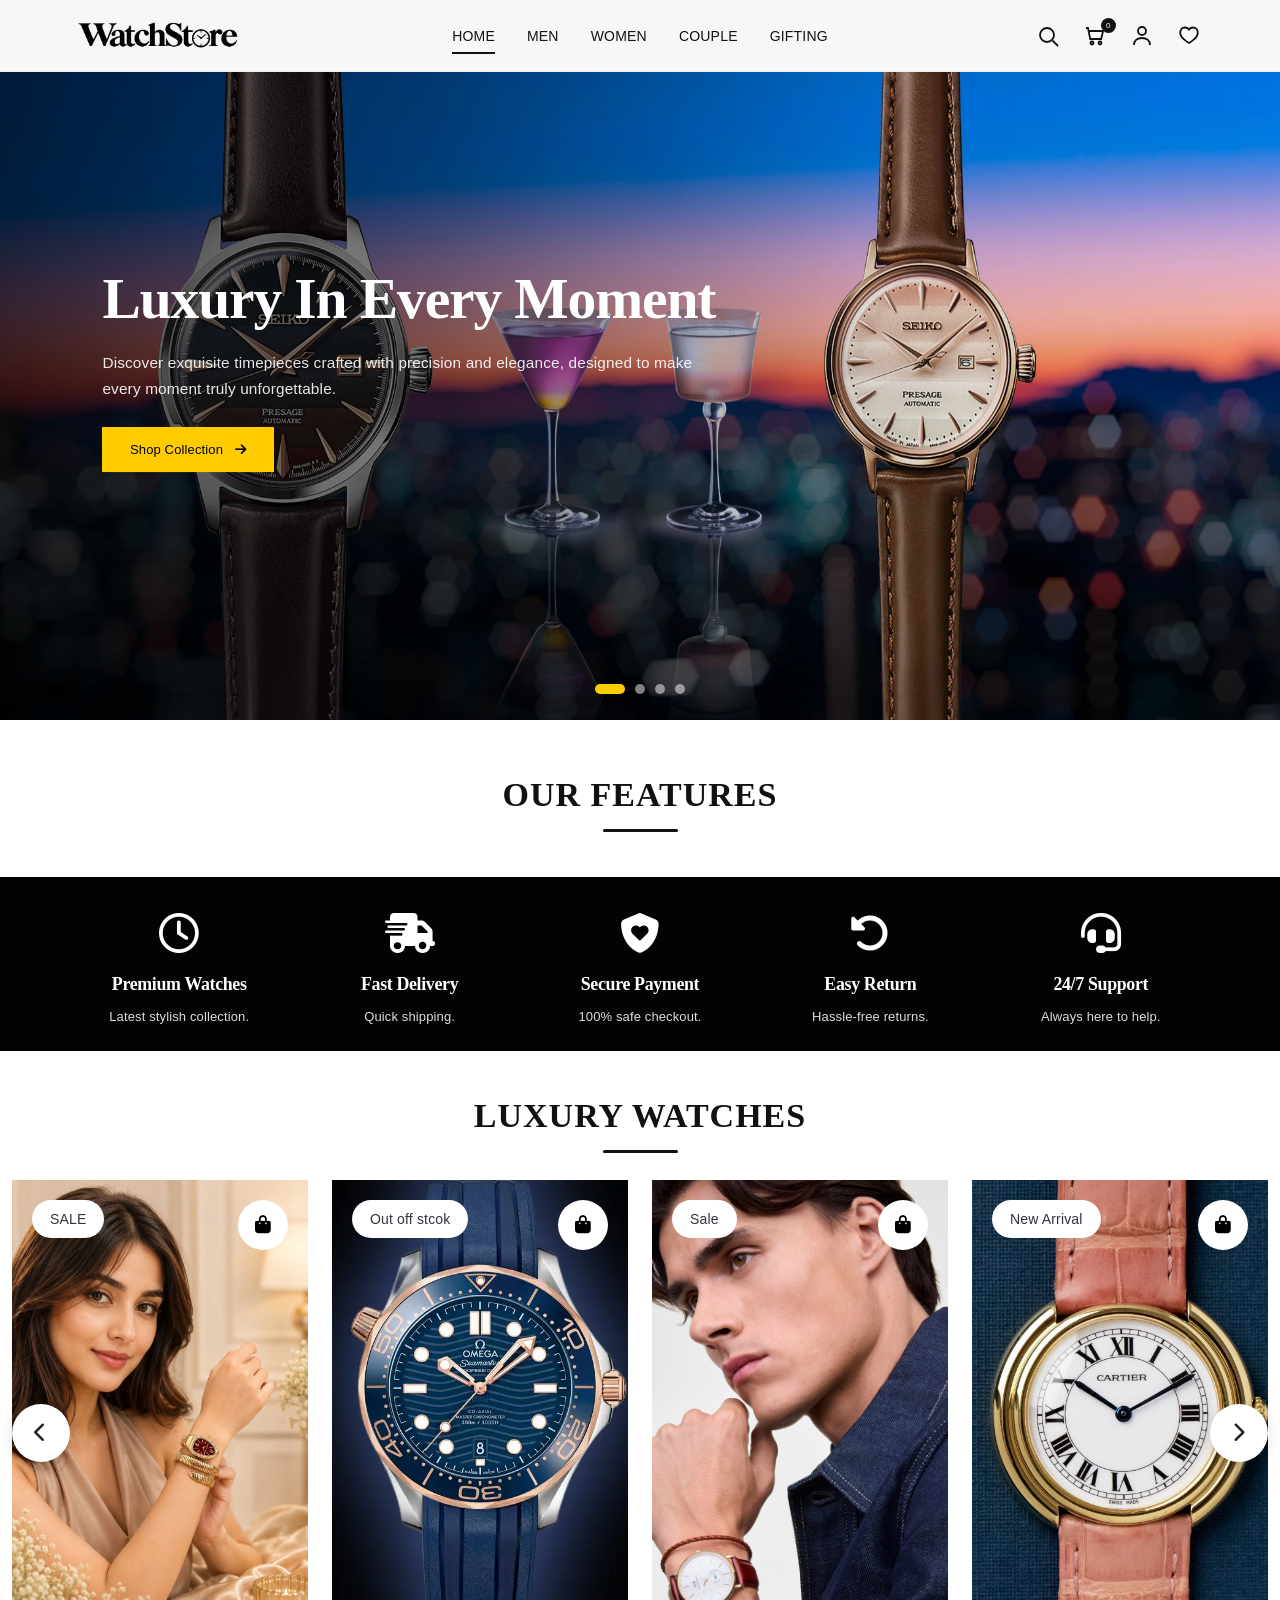
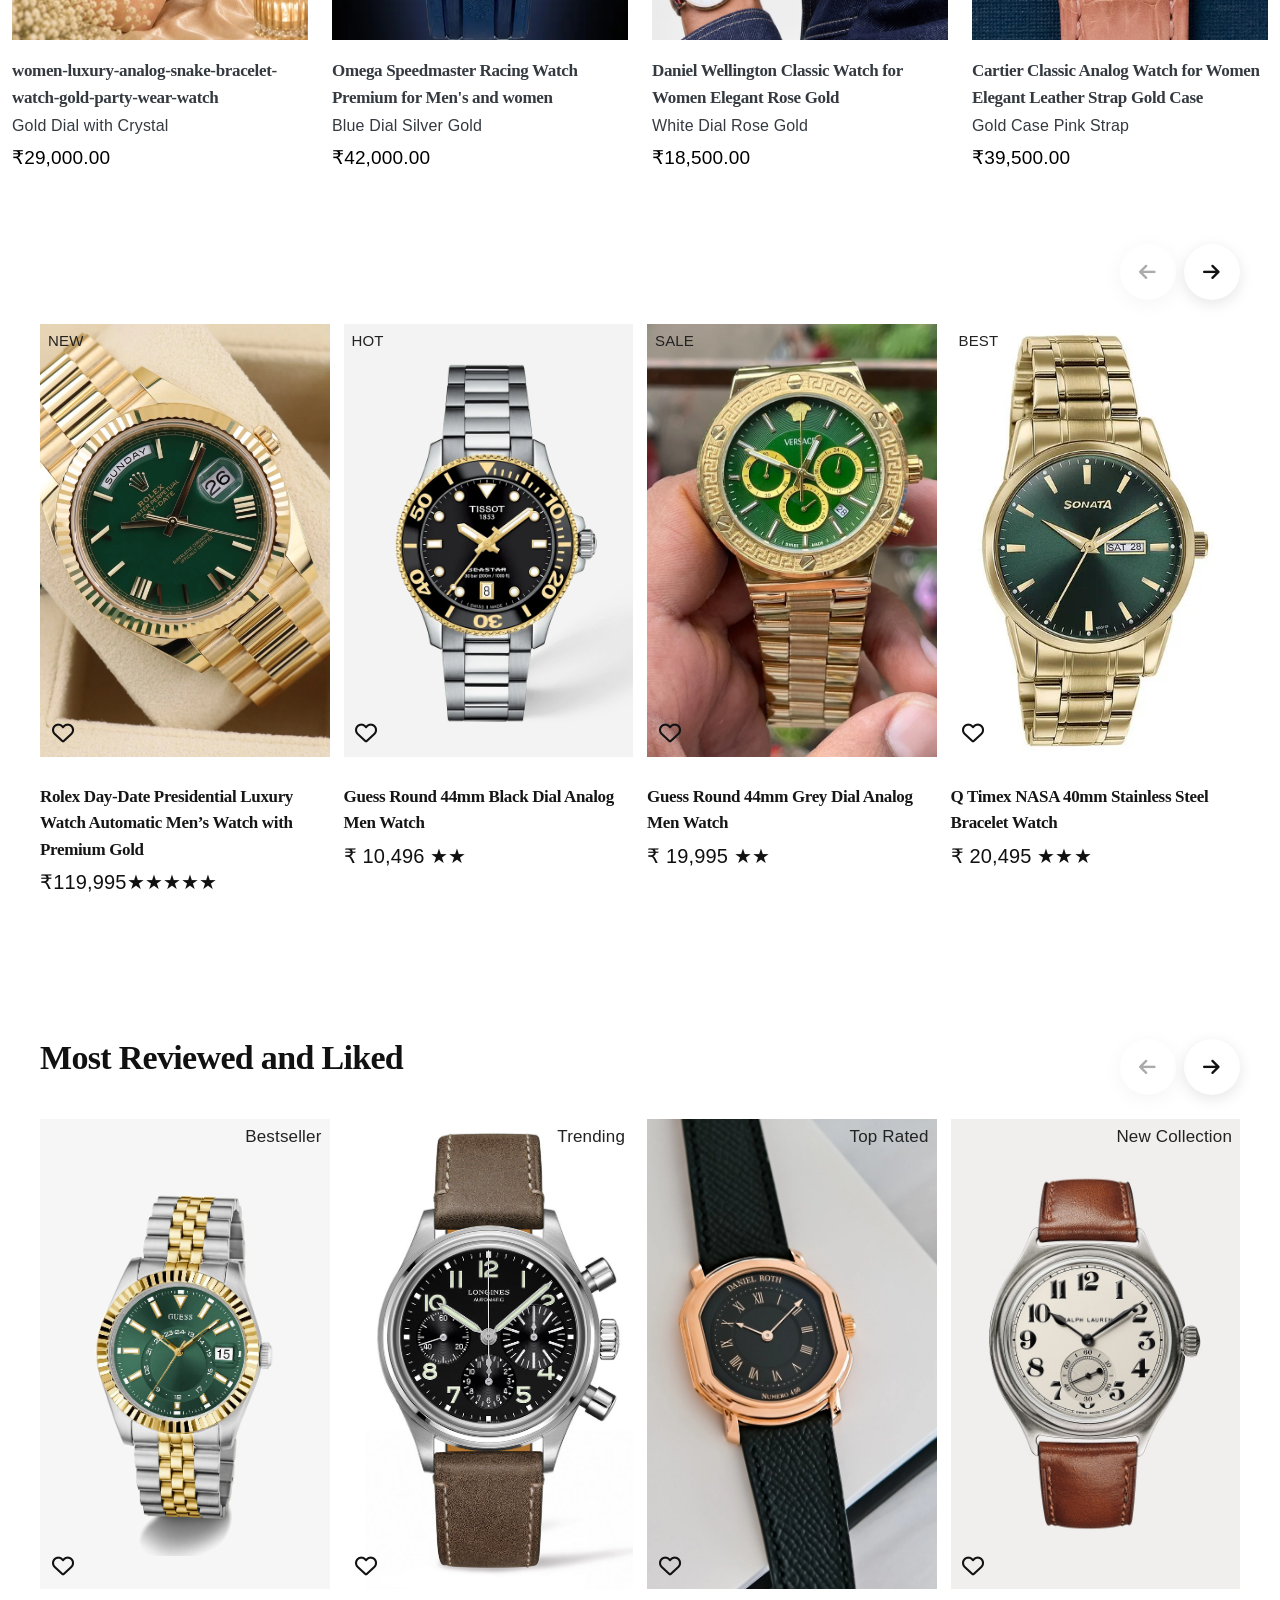
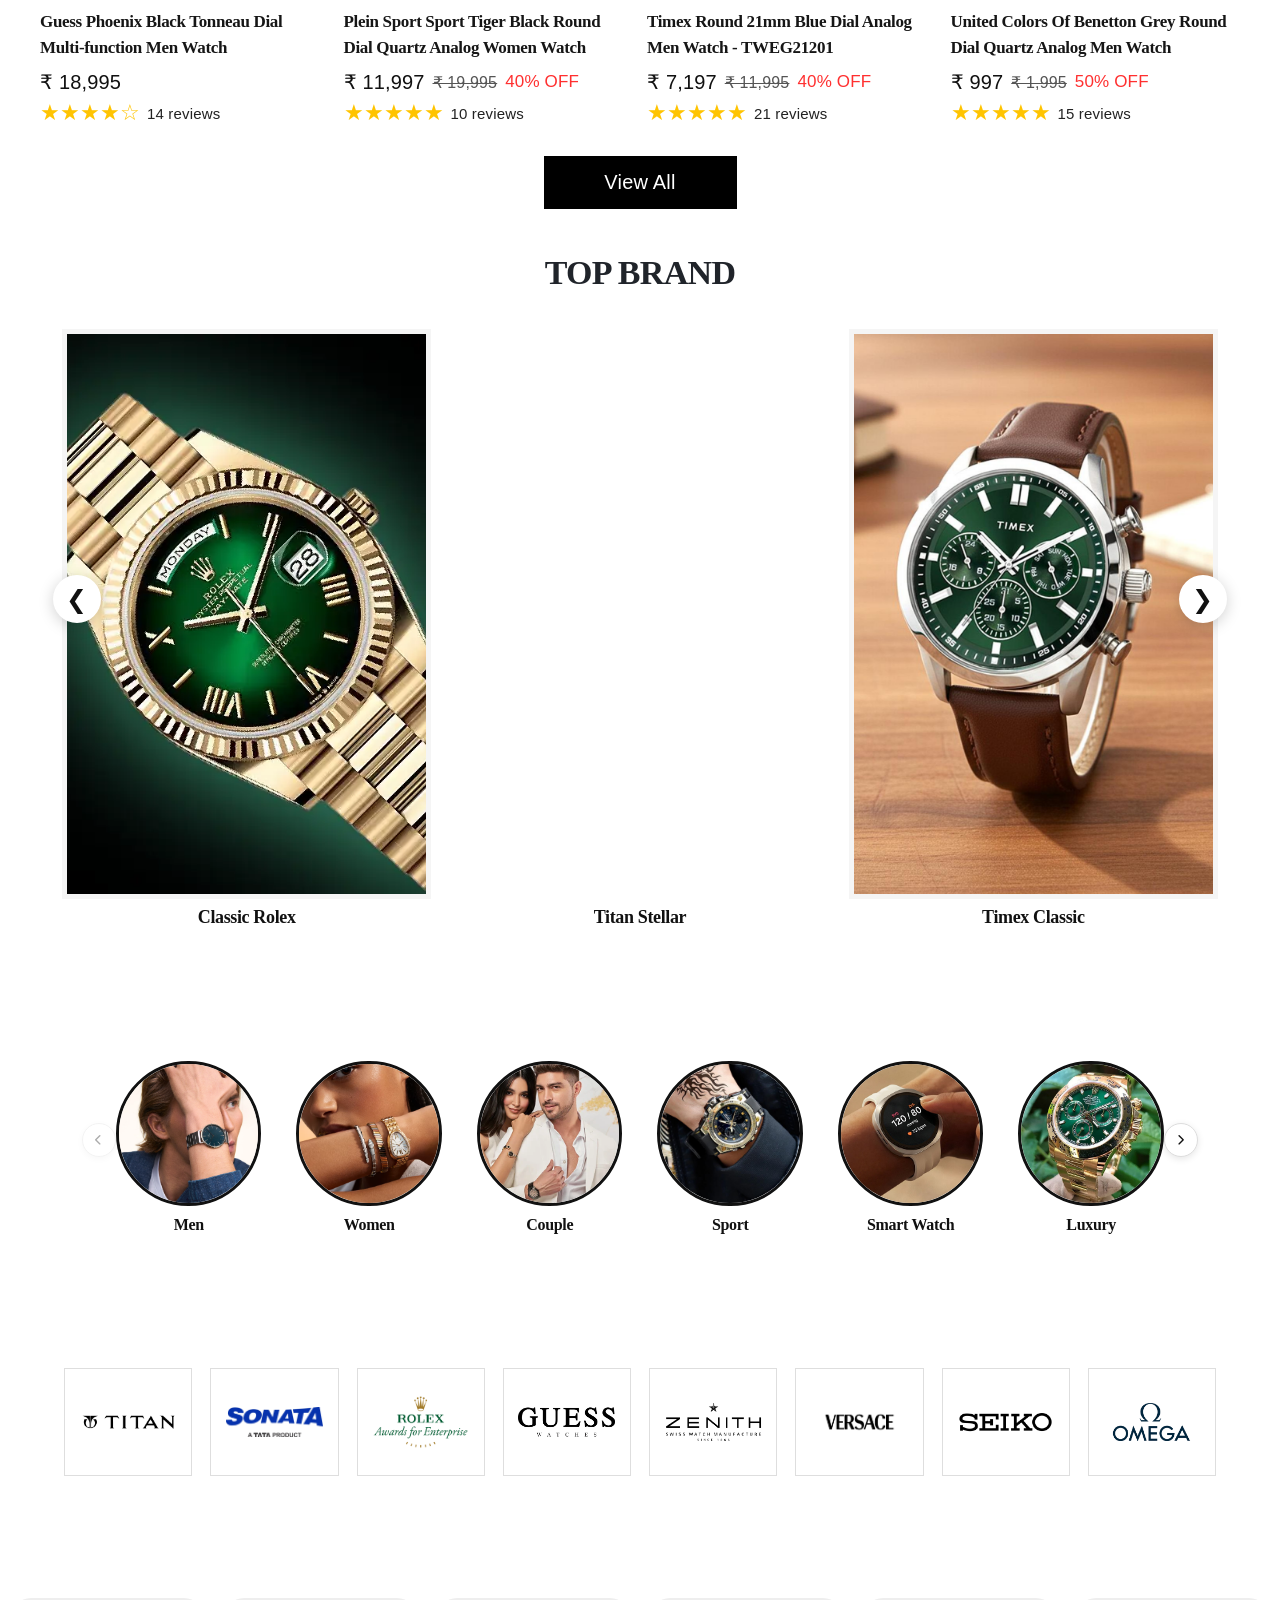
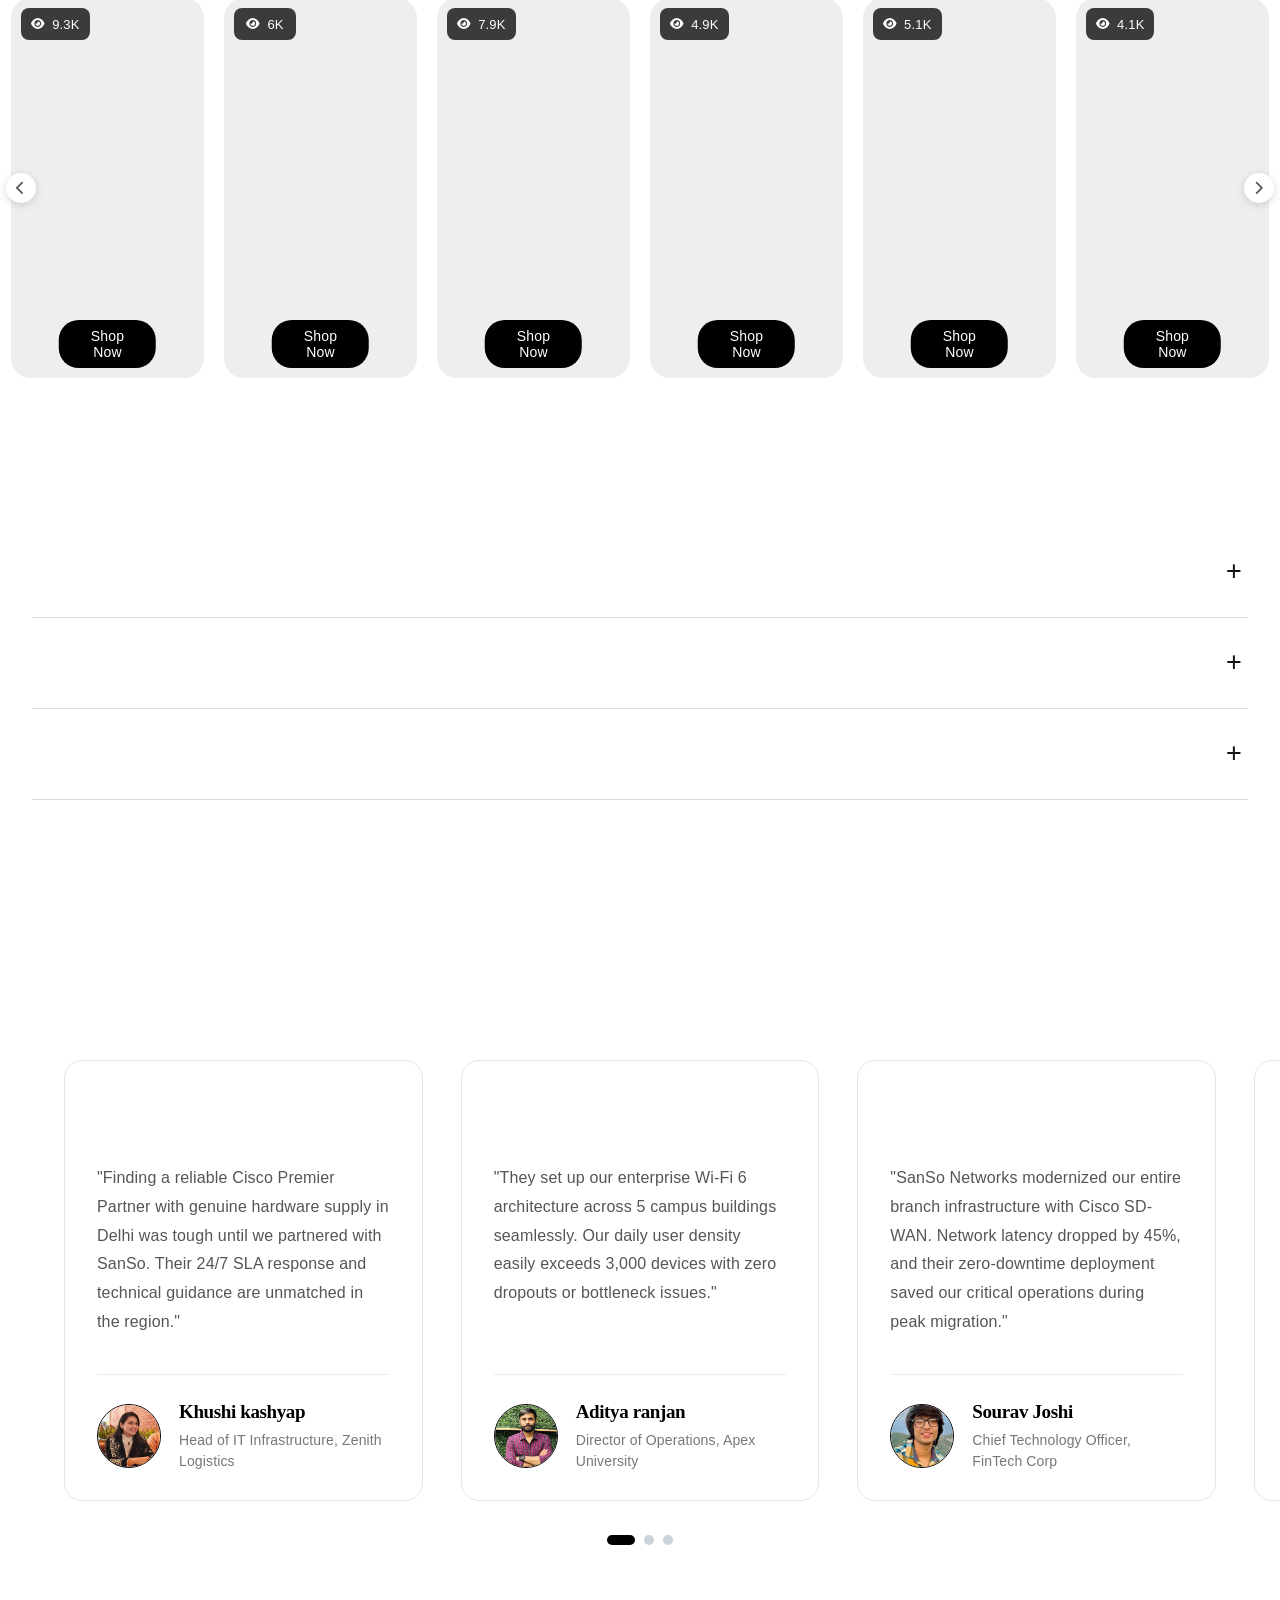
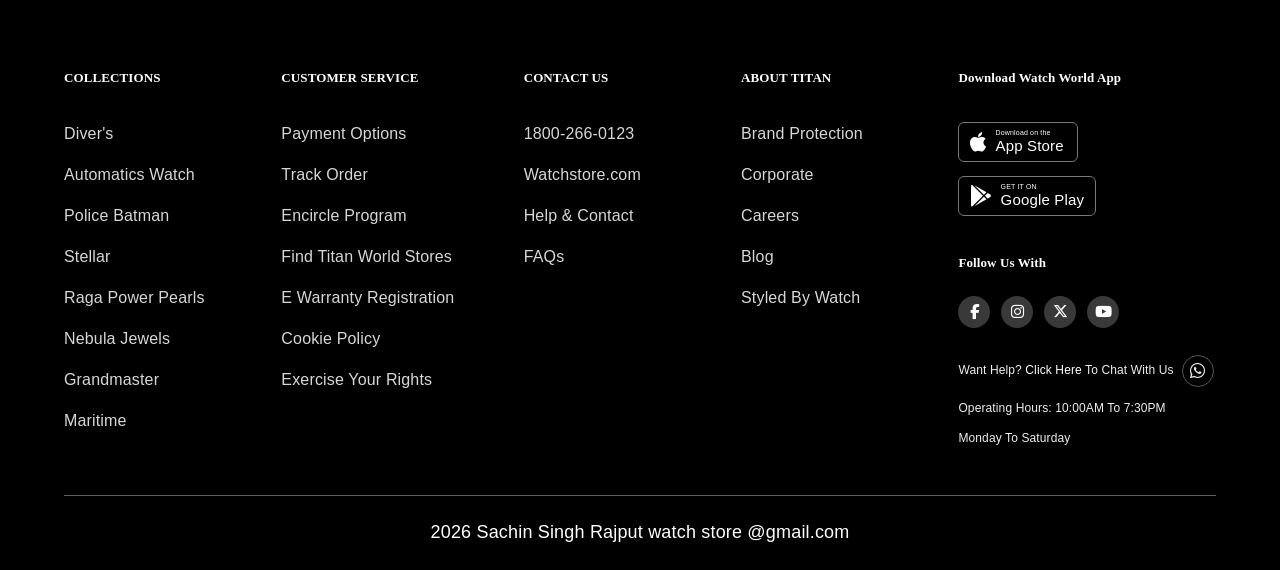
<file: index.html>
<!DOCTYPE html>
<html lang="en">

<head>
    <meta charset="UTF-8">
    <meta name="viewport" content="width=device-width, initial-scale=1.0">
    <title>WatchStore</title>

    <!-- Font Awesome Icons -->
    <link rel="stylesheet" href="https://cdnjs.cloudflare.com/ajax/libs/font-awesome/6.5.2/css/all.min.css">


    <!-- CSS -->
    <link rel="stylesheet" href="index.css">

</head>

<body>




    <!-- NAVBAR -->

    <header class="navbar">

        <div class="nav-container">

            <!-- LOGO -->
            <a href="#" class="logo">

                <!-- <div class="logo-icon">
                    <span></span>
                </div>

                <span class="scroll-reveal logo-text">
                  <div class="logo-img">
                     <img src="image-folder/logo-watch.png" alt="">
                  </div>
                </span> -->

                <span class="scroll-reveal logo-text">
                    <div class="logo-img">
                        <img src="image-folder/sachin-logo-one.png" alt="WatchStore Logo">
                    </div>
                </span>

            </a>


            <!-- DESKTOP MENU -->
            <nav class="desktop-nav">

                <a href="index.html" class="nav-link active">
                    HOME
                </a>

                <a href="men.html" class="nav-link">
                    MEN
                </a>

                <a href="women.html" class="nav-link">
                    WOMEN
                </a>

                <a href="couple.html" class="nav-link">
                    COUPLE
                </a>

                <a href="gifting.html" class="nav-link">
                    GIFTING
                </a>

            </nav>


            <!-- RIGHT ICONS -->
            <div class="nav-actions">

                <!-- SEARCH -->
                <button class="icon-btn" data-popup="searchPopup" aria-label="Search">

                    <svg viewBox="0 0 24 24" fill="none" stroke="currentColor">

                        <circle cx="11" cy="11" r="7"></circle>

                        <line x1="16.5" y1="16.5" x2="22" y2="22">
                        </line>

                    </svg>

                </button>


                <!-- CART -->
                <button class="icon-btn cart-button" data-popup="cartPopup" aria-label="Cart">

                    <svg viewBox="0 0 24 24" fill="none" stroke="currentColor">

                        <path d="M3 4h2l2.2 11h10.9l2-8H6">
                        </path>

                        <circle cx="9" cy="19" r="1.5"></circle>

                        <circle cx="17" cy="19" r="1.5"></circle>

                    </svg>

                    <span class="cart-count">0</span>

                </button>


                <!-- PROFILE -->
                <button class="icon-btn" data-popup="profilePopup" aria-label="Profile">

                    <svg viewBox="0 0 24 24" fill="none" stroke="currentColor">

                        <circle cx="12" cy="7" r="4">
                        </circle>

                        <path d="M4 21c0-4.5 3.5-7 8-7s8 2.5 8 7">
                        </path>

                    </svg>

                </button>


                <!-- WISHLIST -->
                <button class="icon-btn" data-popup="wishlistPopup" aria-label="Wishlist">

                    <svg viewBox="0 0 24 24" fill="none" stroke="currentColor">

                        <path
                            d="M20.8 8.7c0 5.5-8.8 10.3-8.8 10.3S3.2 14.2 3.2 8.7C3.2 5.6 5.3 3.5 8 3.5c1.6 0 3.1.8 4 2.1 0.9-1.3 2.4-2.1 4-2.1 2.7 0 4.8 2.1 4.8 5.2z">
                        </path>

                    </svg>

                </button>


                <!-- HAMBURGER -->
                <button class="hamburger" id="hamburger" aria-label="Open menu">

                    <span></span>
                    <span></span>
                    <span></span>

                </button>

            </div>

        </div>

    </header>



    <!-- ================= MOBILE MENU ================= -->

    <div class="mobile-menu" id="mobileMenu">

        <nav>

            <a href="index.html">HOME</a>

            <a href="men.html">MEN</a>

            <a href="women.html">WOMEN</a>

            <a href="couple.html">COUPLE</a>

            <a href="gifting.html">GIFTING</a>

        </nav>

    </div>



    <!-- ================= POPUP OVERLAY ================= -->

    <div class="popup-overlay" id="popupOverlay">
    </div>



    <!-- ================= SEARCH POPUP ================= -->

    <div class="popup" id="searchPopup">

        <div class="popup-header">

            <h3>Search</h3>

            <button class="popup-close">
                ×
            </button>

        </div>

        <div class="search-box">

            <input type="text" placeholder="Search watches...">

            <button>
                Search
            </button>

        </div>

    </div>



    <!-- ================= CART POPUP ================= -->

    <div class="popup" id="cartPopup">

        <div class="popup-header">

            <h3>Your Cart</h3>

            <button class="popup-close">
                ×
            </button>

        </div>

        <div class="empty-popup">

            <div class="popup-big-icon">🛒</div>

            <p>Your cart is empty.</p>

            <button class="popup-main-btn">
                SHOP NOW
            </button>

        </div>

    </div>



    <!-- ================= PROFILE POPUP ================= -->

    <div class="popup" id="profilePopup">

        <div class="popup-header">

            <h3>My Account</h3>

            <button class="popup-close">
                ×
            </button>

        </div>

        <div class="profile-options">

            <button>
                <span>♙</span>
                Login
            </button>

            <button>
                <span>＋</span>
                Create Account
            </button>

            <button>
                <span>⌁</span>
                My Orders
            </button>

        </div>

    </div>



    <!-- ================= WISHLIST POPUP ================= -->

    <div class="popup" id="wishlistPopup">

        <div class="popup-header">

            <h3>Wishlist</h3>

            <button class="popup-close">
                ×
            </button>

        </div>

        <div class="empty-popup">

            <div class="popup-big-icon">♡</div>

            <p>Your wishlist is empty.</p>

            <button class="popup-main-btn">
                EXPLORE WATCHES
            </button>

        </div>

    </div>

    </main>


    <!-- NAVABAR END -->


    <!-- =========================
     BANNER SLIDER START
========================== -->

    <section class="hero-slider">

        <div class="slider-wrapper">


            <!-- =========================
             SLIDE 1
        ========================== -->

            <div class="slide active">

                <picture>

                    <!-- Mobile: 767px tak -->
                    <source media="(max-width: 767px)" srcset="image-folder/first-banner.png">

                    <!-- Tablet: 768px se 1024px -->
                    <source media="(min-width: 768px) and (max-width: 1024px)" srcset="image-folder/tablet-se-badi.png">

                    <!-- Laptop/Desktop: Default -->
                    <img src="image-folder/seiko-dimpal.webp"
                        alt="Luxury Watch Collection">

                </picture>

                <div class="banner-overlay"></div>

                <div class="banner-content">

                    <span class="banner-subtitle">
                        <!-- PREMIUM COLLECTION -->
                    </span>

                    <h1>Luxury In Every Moment</h1>

                    <p>
                        Discover exquisite timepieces crafted with precision and elegance, designed to make every moment
                        truly unforgettable.
                    </p>

                    <a href="#" class="banner-btn">
                        Shop Collection
                        <i class="fa-solid fa-arrow-right"></i>
                    </a>

                </div>

            </div>


            <!-- =========================
             SLIDE 2
        ========================== -->

            <div class="slide">

                <picture>

                    <!-- Mobile: 767px tak -->
                    <source media="(max-width: 767px)" srcset="image-folder/second-banner.png">

                    <!-- Tablet: 768px se 1024px -->
                    <source media="(min-width: 768px) and (max-width: 1024px)" srcset="image-folder/tablet-se-last.png">

                    <!-- Laptop/Desktop: Default -->
                    <img src="image-folder/versace-dimpal.jpg"
                        alt="Luxury Watch Collection">
                </picture>

                <div class="banner-overlay"></div>

                <div class="banner-content">

                    <span class="banner-subtitle">
                        <!-- NEW ARRIVALS -->
                    </span>

                    <h1>Elegance In Every
                        Moment</h1>

                    <p>
                        Explore refined timepieces crafted with precision and elegance, designed to elevate your style
                        and make every moment memorable.
                    </p>

                    <a href="#" class="banner-btn">
                        Explore Now
                        <i class="fa-solid fa-arrow-right"></i>
                    </a>

                </div>

            </div>


            <!-- =========================
             SLIDE 3
        ========================== -->

            <div class="slide">

                <picture>


                    <!-- Mobile: 767px tak -->
                    <source media="(max-width: 767px)" srcset="image-folder/third-banner.png">

                    <!-- Tablet: 768px se 1024px -->
                    <source media="(min-width: 768px) and (max-width: 1024px)" srcset="image-folder/third-tablet.png">

                    <!-- Laptop/Desktop: Default -->
                    <img src="image-folder/dimpal-sonata.jpg"
                        alt="Luxury Watch Collection">

                </picture>

                <div class="banner-overlay"></div>

                <div class="banner-content">

                    <span class="banner-subtitle">
                        <!-- MODERN DESIGN -->
                    </span>

                    <h1>Elegance In Every Watch</h1>

                    <p>
                        Discover stylish Sonata timepieces crafted with precision and elegance, designed to complement
                        your lifestyle and make For Brand.
                    </p>

                    <a href="#" class="banner-btn">
                        View Products
                        <i class="fa-solid fa-arrow-right"></i>
                    </a>

                </div>

            </div>


            <!-- =========================
             SLIDE 4
        ========================== -->

            <div class="slide">

                <picture>


                    <!-- Mobile: 767px tak -->
                    <source media="(max-width: 767px)" srcset="image-folder/couple-watch.png">

                    <!-- Tablet: 768px se 1024px -->
                    <source media="(min-width: 768px) and (max-width: 1024px)" srcset="image-folder/couple-desktop.png">

                    <!-- Laptop/Desktop: Default -->
                    <img src="image-folder/couple-desktop.png" alt="Luxury Watch Collection">
                </picture>

                <div class="banner-overlay"></div>

                <div class="banner-content">

                    <span class="banner-subtitle">
                        <!-- EXCLUSIVE WATCHES -->
                    </span>

                    <h1>Moments Made For Two Couple</h1>

                    <p>
                        Celebrate timeless moments together with elegant timepieces crafted with precision and style,
                        made to reflect your beautiful bond
                    </p>

                    <a href="#" class="banner-btn">
                        Discover More
                        <i class="fa-solid fa-arrow-right"></i>
                    </a>

                </div>

            </div>


            <!-- =========================
             SLIDER DOTS ONLY
        ========================== -->

            <div class="slider-dots">

                <button class="dot active" aria-label="Slide 1"></button>

                <button class="dot" aria-label="Slide 2"></button>

                <button class="dot" aria-label="Slide 3"></button>

                <button class="dot" aria-label="Slide 4"></button>

            </div>


        </div>

    </section>

    <!-- END NAVBAR -->

    <section class="our-features-section scroll-reveal">

        <div class="our-features-heading">
            <h2>OUR FEATURES</h2>
            <span></span>
        </div>

    </section>



    <!-- CATEGORY FEATURED START -->




    <section class="category-featured mt-5 scroll-reveal">

        <!-- Heading -->
        <!-- <div class="featured-heading">
        <h2>CATEGORY FEATURED</h2>
    </div> -->


        <!-- Features -->
        <div class="featured-box">

            <!-- Feature 1 -->
            <div class="scroll-reveal feature-item">
                <div class=" feature-icon">
                    <i class="fa-regular fa-clock"></i>
                </div>

                <h3>Premium Watches</h3>
                <p>Latest stylish collection.</p>
            </div>


            <!-- Feature 2 -->
            <div class="scroll-reveal feature-item">
                <div class="feature-icon">
                    <i class="fa-solid fa-truck-fast"></i>
                </div>

                <h3>Fast Delivery</h3>
                <p>Quick shipping.</p>
            </div>


            <!-- Feature 3 -->
            <div class="scroll-reveal feature-item">
                <div class="feature-icon">
                    <i class="fa-solid fa-shield-heart"></i>
                </div>

                <h3>Secure Payment</h3>
                <p>100% safe checkout.</p>
            </div>


            <!-- Feature 4 -->
            <div class="scroll-reveal feature-item">
                <div class="scroll-reveal feature-icon">
                    <i class="fa-solid fa-rotate-left"></i>
                </div>

                <h3>Easy Return</h3>
                <p>Hassle-free returns.</p>
            </div>


            <!-- Feature 5 -->
            <div class="scroll-reveal feature-item support-item">
                <div class="scroll-reveal feature-icon">
                    <i class="fa-solid fa-headset"></i>
                </div>

                <h3>24/7 Support</h3>
                <p>Always here to help.</p>
            </div>

        </div>

    </section>

    <!-- CATEGORY FEATURED END -->




    <!-- ================= NEW ARRIVALS START ================= -->




    <section class="new-arrivals-section scroll-reveal">

        <div class="our-features-heading scroll-reveal">
            <h2>LUXURY WATCHES</h2>
            <span></span>
        </div>

        <div class="product-carousel-wrapper">

            <!-- LEFT ARROW -->
            <button class="product-arrow product-prev">
                <i class="fa-solid fa-chevron-left"></i>
            </button>


            <!-- CAROUSEL VIEWPORT -->
            <div class="product-carousel-viewport">

                <!-- CAROUSEL TRACK -->
                <div class="product-carousel-track">


                    <!-- PRODUCT 1 -->
                    <div class="product-card">

                        <div class="product-image">

                            <span class="product-badge">
                                SALE
                            </span>

                            <button class="product-bag">
                                <i class="fa-solid fa-bag-shopping"></i>
                            </button>

                            <img class="main-image" src="image-folder/first-img.webp" alt="Watch">

                            <img class="hover-image" src="image-folder/second-img.webp" alt="Watch">


                        </div>

                        <h3>women-luxury-analog-snake-bracelet-watch-gold-party-wear-watch</h3>

                        <p class="product-subtitle">
                            Gold Dial with Crystal
                        </p>

                        <div class="product-bottom">

                            <span class="product-price">
                                ₹29,000.00
                            </span>

                            <span class="product-stars">
                                <!-- ★ ★ -->
                            </span>

                        </div>

                    </div>


                    <!-- PRODUCT 2 -->
                    <div class="product-card">

                        <div class="product-image">

                            <span class="product-badge">
                                Out off stcok
                            </span>

                            <button class="product-bag">
                                <i class="fa-solid fa-bag-shopping"></i>
                            </button>

                            <img class="main-image" src="image-folder/omega-watch.webp" alt="Watch">

                            <img class="hover-image" src="image-folder/second-omega.webp" alt="Watch">

                        </div>

                        <h3>Omega Speedmaster Racing Watch
                            Premium for Men's and women</h3>

                        <p class="product-subtitle">
                            Blue Dial Silver Gold
                        </p>

                        <div class="product-bottom">

                            <span class="product-price">
                                ₹42,000.00
                            </span>

                            <span class="product-stars">
                                <!-- ★ ★ -->
                            </span>

                        </div>

                    </div>


                    <!-- PRODUCT 3 -->
                    <div class="product-card">

                        <div class="product-image">

                            <span class="product-badge">
                                Sale
                            </span>

                            <button class="product-bag">
                                <i class="fa-solid fa-bag-shopping"></i>
                            </button>

                            <img class="main-image" src="image-folder/daniel-watch.jpg" alt="Watch">

                            <img class="hover-image" src="image-folder/second-daniel.webp" alt="Watch">

                        </div>

                        <h3>Daniel Wellington Classic Watch for Women
                            Elegant Rose Gold</h3>

                        <p class="product-subtitle">
                            White Dial Rose Gold
                        </p>

                        <div class="product-bottom">

                            <span class="product-price">
                                ₹18,500.00
                            </span>

                            <span class="product-stars">
                                <!-- ★ ★ -->
                            </span>

                        </div>

                    </div>


                    <!-- PRODUCT 4 -->
                    <div class="product-card">

                        <div class="product-image">

                            <span class="product-badge">
                                New Arrival
                            </span>

                            <button class="product-bag">
                                <i class="fa-solid fa-bag-shopping"></i>
                            </button>

                            <img class="main-image" src="image-folder/cartier-watch.jpg" alt="Watch">

                            <img class="hover-image" src="image-folder/second-cartier.webp" alt="Watch">

                        </div>

                        <h3>Cartier Classic Analog Watch for Women
                            Elegant Leather Strap
                            Gold Case</h3>

                        <p class="product-subtitle">
                            Gold Case Pink Strap
                        </p>

                        <div class="product-bottom">

                            <span class="product-price">
                                ₹39,500.00
                            </span>

                            <span class="product-stars">
                                <!-- ★ ★ -->
                            </span>

                        </div>

                    </div>


                    <!-- PRODUCT 5 -->
                    <div class="product-card">

                        <div class="product-image">

                            <span class="product-badge">
                                Best Seller
                            </span>

                            <button class="product-bag">
                                <i class="fa-solid fa-bag-shopping"></i>
                            </button>

                            <img class="main-image" src="image-folder/boy-watch.webp" alt="Watch">

                            <img class="hover-image" src="image-folder/boy-second.webp" alt="Watch">

                        </div>

                        <h3>Velmore Classic Chronograph Watch for Men
                            Premium Metal Strap</h3>

                        <p class="product-subtitle">
                            Black Dial Silver Steel
                        </p>

                        <div class="product-bottom">

                            <span class="product-price">
                                ₹29,000.00
                            </span>

                            <span class="product-stars">
                                <!-- ★ ★ -->
                            </span>

                        </div>

                    </div>


                    <!-- PRODUCT 6 -->
                    <div class="product-card">

                        <div class="product-image">

                            <span class="product-badge">
                                Exclusive
                            </span>

                            <button class="product-bag">
                                <i class="fa-solid fa-bag-shopping"></i>
                            </button>

                            <img class="main-image" src="image-folder/citizen-watch.jpg" alt="Watch">

                            <img class="hover-image" src="image-folder/citizen-watch.webp" alt="Watch">

                        </div>

                        <h3>Citizen Automatic Diver Watch for Men
                            Premium Gold Bracelet</h3>

                        <p class="product-subtitle">
                            Green Dial Gold Watch
                        </p>

                        <div class="product-bottom">

                            <span class="product-price">
                                ₹29,000.00
                            </span>

                            <span class="product-stars">
                                <!-- ★ ★ -->
                            </span>

                        </div>

                    </div>


                    <!-- PRODUCT 7 -->
                    <div class="product-card">

                        <div class="product-image">

                            <span class="product-badge">
                                Just Arrived
                            </span>

                            <button class="product-bag">
                                <i class="fa-solid fa-bag-shopping"></i>
                            </button>

                            <img class="main-image" src="image-folder/breguet-watch.webp" alt="Watch">

                            <img class="hover-image" src="image-folder/double-breguet.webp" alt="Watch">

                        </div>

                        <h3>Chronograph Classic Watch for Men
                            Premium Leather Strap</h3>

                        <p class="product-subtitle">
                            Silver Dial Brown Leather
                        </p>

                        <div class="product-bottom">

                            <span class="product-price">
                                ₹29,000.00
                            </span>

                            <span class="product-stars">
                                <!-- ★ ★ -->
                            </span>

                        </div>

                    </div>


                    <!-- PRODUCT 8 -->
                    <div class="product-card">

                        <div class="product-image">

                            <span class="product-badge">
                                Hot Deal
                            </span>

                            <button class="product-bag">
                                <i class="fa-solid fa-bag-shopping"></i>
                            </button>

                            <img class="main-image" src="image-folder/rose-watch.jpg" alt="Watch">

                            <img class="hover-image" src="image-folder/double-rose.jpg" alt="Watch">

                        </div>

                        <h3>Bell & Ross Chronograph Watch
                            Sporty Timepiece with Automatic</h3>

                        <p class="product-subtitle">
                            Navy Blue Dial Leather Strap
                        </p>

                        <div class="product-bottom">

                            <span class="product-price">
                                ₹34,500.00
                            </span>

                            <span class="product-stars">
                                <!-- ★ ★ -->
                            </span>

                        </div>

                    </div>


                    <!-- PRODUCT 9 -->
                    <div class="product-card">

                        <div class="product-image">

                            <span class="product-badge">
                                Trending Now
                            </span>

                            <button class="product-bag">
                                <i class="fa-solid fa-bag-shopping"></i>
                            </button>

                            <img class="main-image" src="image-folder/zenith-boy.png" alt="Watch">
                            <img class="hover-image" src="image-folder/zenith-watch.png
                             " alt="Watch">

                        </div>

                        <h3>Zenith Defy Classic Automatic Watch
                            Refined Steel Design</h3>

                        <p class="product-subtitle">
                            Blue Dial Stainless Steel
                        </p>

                        <div class="product-bottom">

                            <span class="product-price">
                                ₹36,500.00
                            </span>

                            <span class="product-stars">
                                <!-- ★ ★ -->
                            </span>

                        </div>

                    </div>


                    <!-- PRODUCT 10 -->
                    <div class="product-card">

                        <div class="product-image">

                            <span class="product-badge">
                                Just Arrived
                            </span>

                            <button class="product-bag">
                                <i class="fa-solid fa-bag-shopping"></i>
                            </button>

                            <img class="main-image" src="image-folder/girls-watch.webp" alt="Watch">

                            <img class="hover-image" src="image-folder/second-daniel.webp" alt="Watch">

                        </div>

                        <h3>Elegant Classic Watch for Women
                            Delicate Gold Case</h3>

                        <p class="product-subtitle">
                            White Dial Black Leather
                        </p>

                        <div class="product-bottom">

                            <span class="product-price">
                                ₹26,500.00
                            </span>

                            <span class="product-stars">
                                <!-- ★ ★ -->
                            </span>

                        </div>

                    </div>


                    <!-- PRODUCT 11 -->
                    <div class="product-card">

                        <div class="product-image">

                            <span class="product-badge">
                                Coming Soon
                            </span>

                            <button class="product-bag">
                                <i class="fa-solid fa-bag-shopping"></i>
                            </button>

                            <img class="main-image" src="image-folder/argos-watch.webp" alt="Watch">

                            <img class="hover-image" src="image-folder/double-argos.webp" alt="Watch">

                        </div>

                        <h3>Argos Automatic Classic Watch
                            Vintage Leather Strap with Elegant Detailing</h3>

                        <p class="product-subtitle">
                            Golden Dial Brown Leather
                        </p>

                        <div class="product-bottom">

                            <span class="product-price">
                                ₹27,500.00
                            </span>

                            <span class="product-stars">
                                <!-- ★ ★ -->
                            </span>

                        </div>

                    </div>


                    <!-- PRODUCT 12 -->
                    <div class="product-card">

                        <div class="product-image">

                            <span class="product-badge">
                                old Out </span>

                            </span>

                            <button class="product-bag">
                                <i class="fa-solid fa-bag-shopping"></i>
                            </button>


                            <img class="main-image" src="image-folder/green-rolex.webp" alt="Watch">

                            <img class="hover-image" src="image-folder/double-rolex.webp" alt="Watch">


                        </div>

                        <h3>Rolex Submariner Luxury Watch
                            Iconic Diving Style with Gold Watch</h3>

                        <p class="product-subtitle">
                            Green Dial with Crystal
                        </p>

                        <div class="product-bottom">

                            <span class="product-price">
                                ₹55,000.00
                            </span>

                            <span class="product-stars">
                                <!-- ★ ★ -->
                            </span>

                        </div>

                    </div>


                </div>
                <!-- CAROUSEL TRACK END -->

            </div>
            <!-- CAROUSEL VIEWPORT END -->


            <!-- RIGHT ARROW -->
            <button class="product-arrow product-next">
                <i class="fa-solid fa-chevron-right"></i>
            </button>

        </div>
        <!-- CAROUSEL WRAPPER END -->


    </section>


    <!-- NEW ARRIVALS BEST SELLER START -->


    <section class="watch-product-section">

        <div class="watch-product-top">

            <!-- Tabs -->
            <div class="watch-product-tabs">
                <button class=" scroll-reveal watch-tab active" data-tab="newArrivals">
                    New Arrivals
                </button>

                <button class=" scroll-reveal watch-tab" data-tab="bestSeller">
                    Best Seller
                </button>
            </div>

            <!-- Arrows -->
            <div class="watch-slider-arrows">
                <button class="watch-arrow watch-prev" aria-label="Previous">
                    <i class="fa-solid fa-arrow-left"></i>
                </button>

                <button class="watch-arrow watch-next" aria-label="Next">
                    <i class="fa-solid fa-arrow-right"></i>
                </button>
            </div>

        </div>


        <!-- ================= NEW ARRIVALS ================= -->
        <div class="watch-tab-content active" id="newArrivals">

            <div class="watch-slider-wrapper">
                <div class="watch-slider-track">

                    <!-- Product 1 -->
                    <div class="watch-product-card">

                        <div class="watch-product-image">

                            <span class="watch-product-label">
                                NEW
                            </span>

                            <button class="watch-wishlist">
                                <i class="fa-regular fa-heart"></i>
                            </button>

                            <img class="watch-img-main" src="image-folder/sunday-rolex.webp" alt="Timex Watch">

                            <img class="watch-img-hover" src="image-folder/sunday-rolex-two.webp" alt="Timex Watch">

                        </div>

                        <div class="watch-product-info">

                            <h3>
                                Rolex Day-Date Presidential Luxury Watch
                                Automatic Men’s Watch with Premium Gold
                            </h3>

                            <div class="watch-price">
                                ₹119,995<span>★★★★★</span>
                            </div>

                        </div>

                    </div>


                    <!-- Product 2 -->
                    <div class="watch-product-card">

                        <div class="watch-product-image">

                            <span class="watch-product-label">
                                HOT
                            </span>

                            <button class="watch-wishlist">
                                <i class="fa-regular fa-heart"></i>
                            </button>

                            <img class="watch-img-main" src="image-folder/tissot-image.webp" alt="Guess Watch">

                            <img class="watch-img-hover" src="image-folder/second-tissot.jpg" alt="Guess Watch">

                        </div>

                        <div class="watch-product-info">

                            <h3>
                                Guess Round 44mm Black Dial
                                Analog Men Watch
                            </h3>

                            <div class="watch-price-row">
                                <span class="watch-price">
                                    ₹ 10,496 <span>★★</span>
                                </span>

                                <span class="watch-old-price">
                                    <!-- ₹ 14,995 -->
                                </span>

                                <span class="watch-discount">
                                    <!-- 30% OFF -->
                                </span>
                            </div>

                        </div>

                    </div>


                    <!-- Product 3 -->
                    <div class="watch-product-card">

                        <div class="watch-product-image">

                            <span class="watch-product-label">
                                SALE
                            </span>

                            <button class="watch-wishlist">
                                <i class="fa-regular fa-heart"></i>
                            </button>

                            <img class="watch-img-main" src="image-folder/first-versace.webp" alt="Guess Grey Watch">

                            <img class="watch-img-hover" src="image-folder/second-versace.webp" alt="Guess Grey Watch">

                        </div>

                        <div class="watch-product-info">

                            <h3>
                                Guess Round 44mm Grey Dial
                                Analog Men Watch
                            </h3>

                            <div class="watch-price">
                                ₹ 19,995 <span>★★</span>
                            </div>

                        </div>

                    </div>


                    <!-- Product 4 -->
                    <div class="watch-product-card">

                        <div class="watch-product-image">

                            <span class="watch-product-label">
                                BEST
                            </span>

                            <button class="watch-wishlist">
                                <i class="fa-regular fa-heart"></i>
                            </button>

                            <img class="watch-img-main" src="image-folder/sonata-image.webp" alt="Timex NASA Watch">

                            <img class="watch-img-hover" src="image-folder/second-sonata.webp" alt="Timex NASA Watch">

                        </div>

                        <div class="watch-product-info">

                            <h3>
                                Q Timex NASA 40mm Stainless
                                Steel Bracelet Watch
                            </h3>

                            <div class="watch-price">
                                ₹ 20,495 <span>★★★</span>
                            </div>

                            <div class="watch-review">
                                <span class="watch-stars">

                                </span>
                                <span></span>
                            </div>

                        </div>

                    </div>


                    <!-- Product 5 -->
                    <div class="watch-product-card">

                        <div class="watch-product-image">

                            <span class="watch-product-label">
                                TOP
                            </span>

                            <button class="watch-wishlist">
                                <i class="fa-regular fa-heart"></i>
                            </button>

                            <img class="watch-img-main" src="image-folder/angelus.jpg" alt="Luxury Watch">

                            <img class="watch-img-hover" src="image-folder/hand-angelus.jpg" alt="Luxury Watch">
                        </div>

                        <div class="watch-product-info">

                            <h3>
                                Classic Automatic Black Dial
                                Men Watch
                            </h3>

                            <div class="watch-price">
                                ₹ 24,995
                            </div>

                        </div>

                    </div>

                </div>
            </div>

        </div>


        <!-- ================= BEST SELLER ================= -->
        <div class="watch-tab-content" id="bestSeller">

            <div class="watch-slider-wrapper">
                <div class="watch-slider-track">

                    <!-- Product 1 -->
                    <div class="watch-product-card">

                        <div class="watch-product-image">

                            <span class="watch-product-label">
                                ICON
                            </span>

                            <button class="watch-wishlist">
                                <i class="fa-regular fa-heart"></i>
                            </button>

                            <img class="watch-img-main" src="image-folder/second-omega.webp" alt="Best Seller Watch">
                            

                            <img class="watch-img-hover" src="image-folder/omega-watch.webp" alt="Best Seller Watch">

                        </div>
                        

                        <div class="watch-product-info">

                            <h3>
                                Guess Round Black Dial
                                Analog Men Watch
                            </h3>

                            <div class="watch-price-row">

                                <span class="watch-price">
                                    ₹ 10,496
                                </span>

                                <span class="watch-old-price">
                                    ₹ 14,995
                                </span>

                                <span class="watch-discount">
                                    30% OFF
                                </span>

                            </div>

                        </div>

                    </div>


                    <!-- Product 2 -->
                    <div class="watch-product-card">

                        <div class="watch-product-image">

                            <span class="watch-product-label">
                                SALE
                            </span>

                            <button class="watch-wishlist">
                                <i class="fa-regular fa-heart"></i>
                            </button>

                            <img class="watch-img-main" src="image-folder/cartier-double.webp" alt="Best Seller Watch">

                            <img class="watch-img-hover" src="image-folder/cartiier-third.jpg" alt="Best Seller Watch">

                        </div>

                        <div class="watch-product-info">

                            <h3>
                                Guess Round Grey Dial
                                Analog Men Watch
                            </h3>

                            <div class="watch-price">
                                ₹ 19,995
                            </div>

                        </div>

                    </div>


                    <!-- Product 3 -->
                    <div class="watch-product-card">

                        <div class="watch-product-image">

                            <span class="watch-product-label">
                                DEAL
                            </span>

                            <button class="watch-wishlist">
                                <i class="fa-regular fa-heart"></i>
                            </button>

                            <img class="watch-img-main" src="image-folder/citizen-one.webp" alt="Best Seller Watch">

                            <img class="watch-img-hover" src="image-folder/citizen-second.webp" alt="Best Seller Watch">

                        </div>

                        <div class="watch-product-info">

                            <h3>
                                Q Timex Stainless Steel
                                Bracelet Watch
                            </h3>

                            <div class="watch-price">
                                ₹ 20,495
                            </div>

                            <div class="watch-review">
                                <span class="watch-stars">
                                    ★★★★★
                                </span>
                                <span>11 reviews</span>
                            </div>

                        </div>

                    </div>


                    <!-- Product 4 -->
                    <div class="watch-product-card">

                        <div class="watch-product-image">

                            <span class="watch-product-label">
                                EDIT
                            </span>

                            <button class="watch-wishlist">
                                <i class="fa-regular fa-heart"></i>
                            </button>

                            <img class="watch-img-main" src="image-folder/dressbery.jpg" alt="Best Seller Watch">

                            <img class="watch-img-hover" src="image-folder/dressbery-second.jpg"
                                alt="Best Seller Watch">

                        </div>

                        <div class="watch-product-info">

                            <h3>
                                Timex Automatic Black Dial
                                Men Watch
                            </h3>

                            <div class="watch-price-row">

                                <span class="watch-price">
                                    ₹ 18,995
                                </span>

                                <span class="watch-old-price">
                                    ₹ 22,995
                                </span>

                                <span class="watch-discount">
                                    20% OFF
                                </span>

                            </div>

                        </div>

                    </div>


                    <!-- Product 5 -->
                    <div class="watch-product-card">

                        <div class="watch-product-image">

                            <span class="watch-product-label">
                                HOT
                            </span>

                            <button class="watch-wishlist">
                                <i class="fa-regular fa-heart"></i>
                            </button>

                            <img class="watch-img-main" src="image-folder/watch-boy.jpg" alt="Best Seller Watch">

                            <img class="watch-img-hover" src="image-folder/second-watch.webp" alt="Best Seller Watch">

                        </div>

                        <div class="watch-product-info">

                            <h3>
                                Premium Grey Dial
                                Stainless Steel Watch
                            </h3>

                            <div class="watch-price">
                                ₹ 21,995
                            </div>

                        </div>

                    </div>

                </div>
            </div>

        </div>


        <!-- View All -->
        <div class="watch-view-all-box scroll-reveal">
            <a href="#" class="watch-view-all">
                View All
            </a>
        </div>

    </section>

    <!-- NEW ARRIVALS BEST SELLER END -->




    <!-- =========================================
     MOST REVIEWED AND LIKED START
========================================= -->

    <section class="reviewed-watch-section">

        <!-- TOP AREA -->
        <div class="reviewed-watch-top">

            <!-- HEADING -->
            <div class="reviewed-watch-heading">
                <h2 class="scroll-reveal">Most Reviewed and Liked</h2>
            </div>

            <!-- ARROWS -->
            <div class="reviewed-watch-arrows">

                <button type="button" class="reviewed-watch-arrow reviewed-watch-prev" aria-label="Previous">
                    <i class="fa-solid fa-arrow-left"></i>
                </button>

                <button type="button" class="reviewed-watch-arrow reviewed-watch-next" aria-label="Next">
                    <i class="fa-solid fa-arrow-right"></i>
                </button>

            </div>

        </div>


        <!-- SLIDER -->
        <div class="reviewed-watch-wrapper">

            <div class="reviewed-watch-track">


                <!-- =====================================
                 PRODUCT 1
            ====================================== -->

                <div class="reviewed-watch-card">

                    <div class="reviewed-watch-image">

                        <span class="reviewed-watch-label">
                            Bestseller
                        </span>

                        <button type="button" class="reviewed-watch-wishlist" aria-label="Add to wishlist">

                            <i class="fa-regular fa-heart"></i>

                        </button>


                        <!-- MAIN IMAGE -->
                        <img class="reviewed-watch-img-main" src="image-folder/guess-first.webp"
                            alt="Luxury black watch">


                        <!-- HOVER IMAGE -->
                        <img class="reviewed-watch-img-hover" src="image-folder/guess-second.webp"
                            alt="Luxury black watch alternate view">

                    </div>


                    <div class="reviewed-watch-info">

                        <h3>
                            Guess Phoenix Black Tonneau Dial
                            Multi-function Men Watch
                        </h3>

                        <div class="reviewed-watch-price">
                            ₹ 18,995
                        </div>

                        <div class="reviewed-watch-review">

                            <span class="reviewed-watch-stars">
                                ★★★★☆
                            </span>

                            <span class="reviewed-watch-review-count">
                                14 reviews
                            </span>

                        </div>

                    </div>

                </div>



                <!-- =====================================
                 PRODUCT 2
            ====================================== -->

                <div class="reviewed-watch-card">

                    <div class="reviewed-watch-image">

                        <span class="reviewed-watch-label">
                           Trending
                        </span>

                        <button type="button" class="reviewed-watch-wishlist" aria-label="Add to wishlist">

                            <i class="fa-regular fa-heart"></i>

                        </button>


                        <img class="reviewed-watch-img-main" src="image-folder/longines-watch.jpg"
                            alt="Black round dial watch">

                        <img class="reviewed-watch-img-hover" src="image-folder/longines-dark.jpg"
                            alt="Black round dial watch alternate view">

                    </div>


                    <div class="reviewed-watch-info">

                        <h3>
                            Plein Sport Sport Tiger Black
                            Round Dial Quartz Analog Women Watch
                        </h3>

                        <div class="reviewed-watch-price-row">

                            <span class="reviewed-watch-price">
                                ₹ 11,997
                            </span>

                            <span class="reviewed-watch-old-price">
                                ₹ 19,995
                            </span>

                            <span class="reviewed-watch-discount">
                                40% OFF
                            </span>

                        </div>


                        <div class="reviewed-watch-review">

                            <span class="reviewed-watch-stars">
                                ★★★★★
                            </span>

                            <span class="reviewed-watch-review-count">
                                10 reviews
                            </span>

                        </div>

                    </div>

                </div>



                <!-- =====================================
                 PRODUCT 3
            ====================================== -->

                <div class="reviewed-watch-card">

                    <div class="reviewed-watch-image">

                        <span class="reviewed-watch-label">
                            Top Rated
                        </span>

                        <button type="button" class="reviewed-watch-wishlist" aria-label="Add to wishlist">

                            <i class="fa-regular fa-heart"></i>

                        </button>


                        <img class="reviewed-watch-img-main" src="image-folder/daniel-dark.webp"
                            alt="Blue dial Timex watch">

                        <img class="reviewed-watch-img-hover" src="image-folder/daniel-roth.webp"
                            alt="Blue dial Timex watch alternate view">

                    </div>


                    <div class="reviewed-watch-info">

                        <h3>
                            Timex Round 21mm Blue Dial
                            Analog Men Watch - TWEG21201
                        </h3>


                        <div class="reviewed-watch-price-row">

                            <span class="reviewed-watch-price">
                                ₹ 7,197
                            </span>

                            <span class="reviewed-watch-old-price">
                                ₹ 11,995
                            </span>

                            <span class="reviewed-watch-discount">
                                40% OFF
                            </span>

                        </div>


                        <div class="reviewed-watch-review">

                            <span class="reviewed-watch-stars">
                                ★★★★★
                            </span>

                            <span class="reviewed-watch-review-count">
                                21 reviews
                            </span>

                        </div>

                    </div>

                </div>



                <!-- =====================================
                 PRODUCT 4
            ====================================== -->

                <div class="reviewed-watch-card">

                    <div class="reviewed-watch-image">

                        <span class="reviewed-watch-label">
                            New Collection
                        </span>

                        <button type="button" class="reviewed-watch-wishlist" aria-label="Add to wishlist">

                            <i class="fa-regular fa-heart"></i>

                        </button>


                        <img class="reviewed-watch-img-main" src="image-folder/ralph-lauren.avif"
                            alt="Grey round dial watch">

                        <img class="reviewed-watch-img-hover" src="image-folder/second-raulph.avif"
                            alt="Grey round dial watch alternate view">

                    </div>


                    <div class="reviewed-watch-info">

                        <h3>
                            United Colors Of Benetton Grey
                            Round Dial Quartz Analog Men Watch
                        </h3>


                        <div class="reviewed-watch-price-row">

                            <span class="reviewed-watch-price">
                                ₹ 997
                            </span>

                            <span class="reviewed-watch-old-price">
                                ₹ 1,995
                            </span>

                            <span class="reviewed-watch-discount">
                                50% OFF
                            </span>

                        </div>


                        <div class="reviewed-watch-review">

                            <span class="reviewed-watch-stars">
                                ★★★★★
                            </span>

                            <span class="reviewed-watch-review-count">
                                15 reviews
                            </span>

                        </div>

                    </div>

                </div>



                <!-- =====================================
                 PRODUCT 5
            ====================================== -->

                <div class="reviewed-watch-card">

                    <div class="reviewed-watch-image">

                        <span class="reviewed-watch-label">
                            Special Price
                        </span>

                        <button type="button" class="reviewed-watch-wishlist" aria-label="Add to wishlist">

                            <i class="fa-regular fa-heart"></i>

                        </button>


                        <img class="reviewed-watch-img-main" src="image-folder/orient-star.webp"
                            alt="Mido automatic watch">

                        <img class="reviewed-watch-img-hover" src="image-folder/white-orient.webp"
                            alt="Mido automatic watch alternate view">

                    </div>


                    <div class="reviewed-watch-info">

                        <h3>
                            Mido Multifort Automatic
                            Stainless Steel Men Watch
                        </h3>


                        <div class="reviewed-watch-price">
                            ₹ 24,995
                        </div>


                        <div class="reviewed-watch-review">

                            <span class="reviewed-watch-stars">
                                ★★★★★
                            </span>

                            <span class="reviewed-watch-review-count">
                                18 reviews
                            </span>

                        </div>

                    </div>

                </div>


            </div>

        </div>



        <!-- VIEW ALL -->
        <div class="scroll-reveal reviewed-watch-view-box">

            <a href="most-reviewed.html" class="reviewed-watch-view-all">
                View All
            </a>

        </div>

    </section>

    <!-- =========================================
     MOST REVIEWED AND LIKED END
========================================= -->


    <!-- ================================
     TOP BRAND CAROUSEL START
================================ -->

    <section class="brand-carousel-section">

        <div class="brand-carousel-heading">
            <h2 class="scroll-reveal">TOP BRAND</h2>
        </div>


        <div class="brand-carousel-wrapper">

            <!-- LEFT BUTTON -->
            <button class="brand-arrow brand-arrow-left" id="brandPrev">
                &#10094;
            </button>


            <!-- SLIDER -->
            <div class="brand-carousel-window">

                <div class="brand-carousel-track" id="brandTrack">


                    <!-- IMAGE 1 -->
                    <div class=" brand-slide">
                        <div class="brand-image-box">

                            <img src="image-folder/rolex-day.webp" alt="Classic Rolex">

                            <span class="brand-hover-border"></span>

                        </div>

                        <h3>Classic Rolex</h3>
                    </div>


                    <!-- IMAGE 2 -->
                    <div class="brand-slide">
                        <div class=" scroll-reveal brand-image-box">

                            <img src="image-folder/sonata-steel.jpg" alt="Titan Stellar">

                            <span class="brand-hover-border"></span>

                        </div>

                        <h3>Titan Stellar</h3>
                    </div>


                    <!-- IMAGE 3 -->
                    <div class="brand-slide">
                        <div class="brand-image-box">

                            <img src="image-folder/timex.jpg" alt="Timex Classic">

                            <span class="brand-hover-border"></span>

                        </div>

                        <h3>Timex Classic</h3>
                    </div>


                    <!-- IMAGE 4 -->
                    <div class="brand-slide">
                        <div class="brand-image-box">

                            <img src="image-folder/versace-watch.jpg" alt="Rolex Collection">

                            <span class="brand-hover-border"></span>

                        </div>

                        <h3>Rolex Collection</h3>
                    </div>


                    <!-- IMAGE 5 -->
                    <div class="brand-slide">
                        <div class="brand-image-box">

                            <img src="image-folder/seiko-watch.avif" alt="Titan Collection">

                            <span class="brand-hover-border"></span>

                        </div>

                        <h3>Titan Collection</h3>
                    </div>


                    <!-- IMAGE 6 -->
                    <div class="brand-slide">
                        <div class="brand-image-box">

                            <img src="image-folder/black-watch.webp" alt="Timex Collection">

                            <span class="brand-hover-border"></span>

                        </div>

                        <h3>Timex Collection</h3>
                    </div>


                </div>

            </div>


            <!-- RIGHT BUTTON -->
            <button class="brand-arrow brand-arrow-right" id="brandNext">
                &#10095;
            </button>

        </div>

    </section>

    <!-- ================================
     TOP BRAND CAROUSEL END
================================ -->





    <!-- SHOP BY CATEGORY START -->

    <section class="category-carousel-section">

        <div class="category-heading">
            <h2 class="scroll-reveal">SHOP BY CATEGORY</h2>
            <p class="scroll-reveal">Discover the perfect watch for every style and occasion.</p>
        </div>


        <div class="category-carousel-wrapper">

            <!-- LEFT ARROW -->
            <button class="category-arrow category-prev" aria-label="Previous">
                <i class="fa-solid fa-chevron-left"></i>
            </button>


            <!-- CAROUSEL -->
            <div class="category-carousel">

                <div class="category-track" id="categoryTrack">

                    <!-- 1 -->
                    <div class="category-item">
                        <div class="category-image">
                            <img src="image-folder/men-image.webp" alt="Men Watches">
                        </div>
                        <h3>Men</h3>
                    </div>


                    <!-- 2 -->
                    <div class="category-item">
                        <div class="category-image">
                            <img src="image-folder/women-image.avif" alt="Women Watches">
                        </div>
                        <h3>Women</h3>
                    </div>


                    <!-- 3 -->
                    <div class="category-item">
                        <div class="category-image">
                            <img src="image-folder/couple.webp" alt="Couple Watches">
                        </div>
                        <h3>Couple</h3>
                    </div>


                    <!-- 4 -->
                    <div class="category-item">
                        <div class="category-image">
                            <img src="image-folder/resist-watch.jpg" alt="Sport Watches">
                        </div>
                        <h3>Sport</h3>
                    </div>


                    <!-- 5 -->
                    <div class="category-item">
                        <div class="category-image">
                            <img src="image-folder/touch-watch.avif" alt="Smart Watches">
                        </div>
                        <h3>Smart Watch</h3>
                    </div>


                    <!-- 6 -->
                    <div class="category-item">
                        <div class="category-image">
                            <img src="image-folder/rolex-leaf.webp" alt="Luxury Watches">
                        </div>
                        <h3>Luxury</h3>
                    </div>


                    <!-- 7 -->
                    <div class="category-item">
                        <div class="category-image">
                            <img src="image-folder/hand-watch.jpg" alt="Classic Watches">
                        </div>
                        <h3>Classic</h3>
                    </div>


                    <!-- 8 -->
                    <div class="category-item">
                        <div class="category-image">
                            <img src="image-folder/carlington.webp" alt="Chronograph Watches">
                        </div>
                        <h3>Chronograph</h3>
                    </div>


                    <!-- 9 -->
                    <div class="category-item">
                        <div class="category-image">
                            <img src="image-folder/premium.jpg" alt="Premium Watches">
                        </div>
                        <h3>Premium</h3>
                    </div>

                </div>

            </div>


            <!-- RIGHT ARROW -->
            <button class="category-arrow category-next" aria-label="Next">
                <i class="fa-solid fa-chevron-right"></i>
            </button>

        </div>

    </section>



    <!-- SHOP BY CATEGORY END -->




    <!-- OUR BRAND START -->
    <!-- =========================================
     OUR BRANDS
========================================= -->

    <section class="our-brands-section">

        <div class="our-brands-heading">
            <h2 class="scroll-reveal">Our Brands</h2>
        </div>


        <div class="brands-slider">

            <div class="brands-track">

                <!-- 1 -->
                <div class="brand-box">
                    <img src="image-folder/titan-img.png" alt="Titan">
                </div>

                <!-- 2 -->
                <div class="brand-box">
                    <img src="image-folder/sonata-brand.webp" alt="Sonata">
                </div>

                <!-- 3 -->
                <div class="brand-box">
                    <img src="image-folder/rolex-one.webp" alt="Rolex">
                </div>

                <!-- 4 -->
                <div class="brand-box">
                    <img src="image-folder/guess-img.png" alt="Guess">
                </div>

                <!-- 5 -->
                <div class="brand-box">
                    <img src="image-folder/zenith-img.png" alt="Zenith">
                </div>

                <!-- 6 -->
                <div class="brand-box">
                    <img src="image-folder/versace-img.png" alt="Versace">
                </div>

                <!-- 7 -->
                <div class="brand-box">
                    <img src="image-folder/seikko-img.png" alt="Seiko">
                </div>

                <!-- 8 -->

                <!-- <div class="brand-box">
                    <img src="https://www.helioswatchstore.com/on/demandware.static/-/Library-Sites-HeliosSharedLibrary/default/dwecbefab1/images/homepage/brandLogos/anneklein-logo_1.jpg" alt="Timeless">
                </div> -->

                <!-- 9 -->
                <div class="brand-box">
                    <img src="image-folder/omega-second.png" alt="Fossil">
                </div>

                <!-- 10 -->
                <div class="brand-box">
                    <img src="image-folder/hublot-img.png" alt="Casio">
                </div>


                <!-- DUPLICATE FOR SEAMLESS LOOP -->

                <div class="brand-box">
                    <img src="image-folder/titan-img.png" alt="Titan">
                </div>

                <div class="brand-box">
                    <img src="image-folder/sonata-img.webp" alt="Sonata">
                </div>

                <div class="brand-box">
                    <img src="image-folder/rolex-award.webp" alt="Rolex">
                </div>

                <div class="brand-box">
                    <img src="image-folder/guess-brand.png" alt="Guess">
                </div>

                <div class="brand-box">
                    <img src="image-folder/zenith-brand.png" alt="Zenith">
                </div>

                <div class="brand-box">
                    <img src="image-folder/versace-imgg.png" alt="Versace">
                </div>

                <div class="brand-box">
                    <img src="image-folder/seiko-brand.png" alt="Seiko">
                </div>

                <!-- <div class="brand-box">
                    <img src="https://www.helioswatchstore.com/on/demandware.static/-/Library-Sites-HeliosSharedLibrary/default/dwecbefab1/images/homepage/brandLogos/anneklein-logo_1.jpg" alt="Timeless">
                </div> -->

                <div class="brand-box">
                    <img src="image-folder/omega-second.png" alt="Fossil">
                </div>

                <div class="brand-box">
                    <img src="image-folder/hublot-brand.png" alt="Casio">
                </div>

            </div>

        </div>

    </section>



    <!-- OUR BRAND END -->



    <!-- EXPERIENCE THE WORLD OF TITAN START -->


    <section class="titan-video-section">

        <div class="titan-video-heading">
            <h2 class="scroll-reveal">EXPERIENCE THE WORLD OF TITAN</h2>
        </div>

        <div class="titan-video-wrapper">

            <!-- LEFT ARROW -->
            <button class="titan-video-arrow titan-video-prev" aria-label="Previous">
                <i class="fa-solid fa-chevron-left"></i>
            </button>

            <!-- VIDEO CAROUSEL -->
            <div class="titan-video-viewport">

                <div class="titan-video-track">

                    <!-- VIDEO 1 -->
                    <div class="titan-video-card">

                        <video muted loop playsinline preload="metadata">
                            <source src="image-folder/first-video.mp4" type="video/mp4">
                        </video>

                        <div class="titan-view-count">
                            <i class="fa-solid fa-eye"></i>
                            <span>9.3K</span>
                        </div>

                        <button class="titan-shop-btn">
                            Shop Now
                        </button>

                    </div>


                    <!-- VIDEO 2 -->
                    <div class="titan-video-card">

                        <video muted loop playsinline preload="metadata">
                            <source src="image-folder/second-video.mp4" type="video/mp4">
                        </video>

                        <div class="titan-view-count">
                            <i class="fa-solid fa-eye"></i>
                            <span>6K</span>
                        </div>

                        <button class="titan-shop-btn">
                            Shop Now
                        </button>

                    </div>


                    <!-- VIDEO 3 -->
                    <div class="titan-video-card">

                        <video muted loop playsinline preload="metadata">
                            <source src="image-folder/third-video.mp4" type="video/mp4">
                        </video>

                        <div class="titan-view-count">
                            <i class="fa-solid fa-eye"></i>
                            <span>7.9K</span>
                        </div>

                        <button class="titan-shop-btn">
                            Shop Now
                        </button>

                    </div>


                    <!-- VIDEO 4 -->
                    <div class="titan-video-card">

                        <video muted loop playsinline preload="metadata">
                            <source src="image-folder/four-video.mp4" type="video/mp4">
                        </video>

                        <div class="titan-view-count">
                            <i class="fa-solid fa-eye"></i>
                            <span>4.9K</span>
                        </div>

                        <button class="titan-shop-btn">
                            Shop Now
                        </button>

                    </div>


                    <!-- VIDEO 5 -->
                    <div class="titan-video-card">

                        <video muted loop playsinline preload="metadata">
                            <source src="image-folder/five-video.mp4" type="video/mp4">
                        </video>

                        <div class="titan-view-count">
                            <i class="fa-solid fa-eye"></i>
                            <span>5.1K</span>
                        </div>

                        <button class="titan-shop-btn">
                            Shop Now
                        </button>

                    </div>


                    <!-- VIDEO 6 -->
                    <div class="titan-video-card">

                        <video muted loop playsinline preload="metadata">
                            <source src="image-folder/six-video.mp4" type="video/mp4">
                        </video>

                        <div class="titan-view-count">
                            <i class="fa-solid fa-eye"></i>
                            <span>4.1K</span>
                        </div>

                        <button class="titan-shop-btn">
                            Shop Now
                        </button>

                    </div>


                    <!-- VIDEO 7 -->
                    <div class="titan-video-card">

                        <video muted loop playsinline preload="metadata">
                            <source src="image-folder/seven-video.mp4" type="video/mp4">
                        </video>

                        <div class="titan-view-count">
                            <i class="fa-solid fa-eye"></i>
                            <span>8.2K</span>
                        </div>

                        <button class="titan-shop-btn">
                            Shop Now
                        </button>

                    </div>


                    <!-- VIDEO 8 -->
                    <div class="titan-video-card">

                        <video muted loop playsinline preload="metadata">
                            <source src="image-folder/eight-video.mp4" type="video/mp4">
                        </video>

                        <div class="titan-view-count">
                            <i class="fa-solid fa-eye"></i>
                            <span>3.8K</span>
                        </div>

                        <button class="titan-shop-btn">
                            Shop Now
                        </button>

                    </div>

                </div>

            </div>

            <!-- RIGHT ARROW -->
            <button class="titan-video-arrow titan-video-next" aria-label="Next">
                <i class="fa-solid fa-chevron-right"></i>
            </button>

        </div>

    </section>



    <!-- EXPERIENCE THE WORLD OF END -->



    <!-- FAQ SECTION -->
    <section class="faq-main-section">

        <div class="faq-heading">
            <h2 class="scroll-reveal">FAQ'S</h2>
        </div>

        <div class="faq-list">

            <!-- FAQ 1 -->
            <div class="faq-item">

                <button class="scroll-reveal. faq-question" type="button">
                    <span class="scroll-reveal">What is your return policy?</span>

                    <span class="faq-icon">
                        <span class="faq-plus">+</span>
                        <span class="faq-minus">−</span>
                    </span>
                </button>

                <div class="faq-answer">
                    <p>
                        We offer a simple and convenient return policy.
                        If you are not satisfied with your purchase, you can
                        request a return within 7 days of receiving your watch,
                        provided the product is unused and in its original
                        condition with all packaging and accessories.
                    </p>
                </div>

            </div>


            <!-- FAQ 2 -->
            <div class="faq-item">

                <button class="faq-question" type="button">
                    <span class="scroll-reveal">Do you provide warranty on watches?</span>

                    <span class="faq-icon">
                        <span class="faq-plus">+</span>
                        <span class="faq-minus">−</span>
                    </span>
                </button>

                <div class="faq-answer">
                    <p>
                        Yes, our watches come with a manufacturer's warranty.
                        The warranty covers manufacturing defects and other
                        issues mentioned in the warranty terms. Warranty
                        duration may vary depending on the watch brand and model.
                    </p>
                </div>

            </div>


            <!-- FAQ 3 -->
            <div class="faq-item">

                <button class="faq-question" type="button">
                    <span class="scroll-reveal">How long does delivery take?</span>

                    <span class="faq-icon">
                        <span class="faq-plus">+</span>
                        <span class="faq-minus">−</span>
                    </span>
                </button>

                <div class="faq-answer">
                    <p>
                        Orders are generally delivered within 3 to 7 working
                        days depending on your location. Once your order has
                        been shipped, you will receive tracking details so
                        you can easily track your package.
                    </p>
                </div>

            </div>

        </div>


        <!-- READ MORE -->
        <div class=" scroll-reveal faq-read-more">
            <button type="button">Read more</button>
        </div>

    </section>

    <!-- FAQ SECTION END -->



    <!-- CUSTOMER  SAY START -->
    <!-- CUSTOMER SAY SECTION -->
    <section class="sanso-customer-section">

        <div class="our-features-heading scroll-reveal">
            <h2>CUSTOMER SAY</h2>
            <span></span>
        </div>


        <div class="sanso-customer-slider">

            <div class="sanso-customer-track">

                <!-- BOX 1 -->
                <div class="sanso-customer-card">

                    <div class="scroll-reveal sanso-customer-top">
                        <div class="sanso-quote-icon">“</div>

                        <div class="scroll-reveal sanso-rating">
                            <span>★</span>
                            <span>★</span>
                            <span>★</span>
                            <span>★</span>
                            <span>★</span>
                        </div>
                    </div>

                    <p class=" scroll-reveal sanso-customer-text">
                        "Finding a reliable Cisco Premier Partner with
                        genuine hardware supply in Delhi was tough until
                        we partnered with SanSo. Their 24/7 SLA response
                        and technical guidance are unmatched in the region."
                    </p>

                    <div class="sanso-customer-line"></div>

                    <div class="sanso-customer-info">
                        <img class="scroll-reveal" src="image-folder/khushi-image.jpg" alt="Rajesh Oberoi">

                        <div>
                            <h3 class="scroll-reveal">Khushi kashyap</h3>
                            <p class="scroll-reveal">Head of IT Infrastructure, Zenith Logistics</p>
                        </div>
                    </div>

                </div>


                <!-- BOX 2 -->
                <div class="sanso-customer-card">

                    <div class=" scroll-reveal sanso-customer-top">
                        <div class="sanso-quote-icon">“</div>

                        <div class="scroll-reveal sanso-rating">
                            <span>★</span>
                            <span>★</span>
                            <span>★</span>
                            <span>★</span>
                            <span>★</span>
                        </div>
                    </div>

                    <p class="scroll-reveal sanso-customer-text">
                        "They set up our enterprise Wi-Fi 6 architecture
                        across 5 campus buildings seamlessly. Our daily
                        user density easily exceeds 3,000 devices with
                        zero dropouts or bottleneck issues."
                    </p>

                    <div class="sanso-customer-line"></div>

                    <div class="sanso-customer-info">
                        <img class="scroll-reveal" src="image-folder/aditya-img.jpg" alt="Meera Sen">

                        <div>
                            <h3 class="scroll-reveal">Aditya ranjan</h3>
                            <p class="scroll-reveal">Director of Operations, Apex University</p>
                        </div>
                    </div>

                </div>


                <!-- BOX 3 -->
                <div class="sanso-customer-card">

                    <div class="scroll-reveal sanso-customer-top">
                        <div class="sanso-quote-icon">“</div>

                        <div class="scroll-reveal sanso-rating">
                            <span>★</span>
                            <span>★</span>
                            <span>★</span>
                            <span>★</span>
                            <span>★</span>
                        </div>
                    </div>

                    <p class="scroll-reveal sanso-customer-text">
                        "SanSo Networks modernized our entire branch
                        infrastructure with Cisco SD-WAN. Network latency
                        dropped by 45%, and their zero-downtime deployment
                        saved our critical operations during peak migration."
                    </p>

                    <div class="sanso-customer-line"></div>

                    <div class="sanso-customer-info">
                        <img class="scroll-reveal" src="image-folder/sourav-img.jpg" alt="Arun Malhotra">

                        <div>
                            <h3 class="scroll-reveal">Sourav Joshi</h3>
                            <p class="scroll-reveal">Chief Technology Officer, FinTech Corp</p>
                        </div>
                    </div>

                </div>


                <!-- BOX 4 -->
                <div class="sanso-customer-card">

                    <div class="scroll-reveal sanso-customer-top">
                        <div class="sanso-quote-icon">“</div>

                        <div class="scroll-reveal sanso-rating">
                            <span>★</span>
                            <span>★</span>
                            <span>★</span>
                            <span>★</span>
                            <span>★</span>
                        </div>
                    </div>

                    <p class="scroll-reveal sanso-customer-text">
                        "The SanSo team delivered a highly secure network
                        solution for our growing business. Their support
                        team was professional, quick and extremely helpful."
                    </p>

                    <div class="sanso-customer-line"></div>

                    <div class="sanso-customer-info">
                        <img class="scroll-reveal" src="image-folder/anushka-img.jpg" alt="Amit Sharma">

                        <div>
                            <h3 class="scroll-reveal">Anushka sheety</h3>
                            <p class="scroll-reveal">IT Manager, Global Solutions</p>
                        </div>
                    </div>

                </div>


                <!-- BOX 5 -->
                <div class="sanso-customer-card">

                    <div class="scroll-reveal sanso-customer-top">
                        <div class="sanso-quote-icon">“</div>

                        <div class="scroll-reveal sanso-rating">
                            <span>★</span>
                            <span>★</span>
                            <span>★</span>
                            <span>★</span>
                            <span>★</span>
                        </div>
                    </div>

                    <p class="scroll-reveal sanso-customer-text">
                        "Our complete office networking infrastructure
                        was upgraded without disturbing our daily work.
                        SanSo provided excellent planning and execution."
                    </p>

                    <div class="sanso-customer-line"></div>

                    <div class="sanso-customer-info">
                        <img class="scroll-reveal" src="image-folder/cute-girls.jpg" alt="Priya Kapoor">

                        <div>
                            <h3 class="scroll-reveal">Priya Kapoor</h3>
                            <p class="scroll-reveal">Operations Head, TechVision Pvt. Ltd.</p>
                        </div>
                    </div>

                </div>


                <!-- BOX 6 -->
                <div class="sanso-customer-card">

                    <div class="scroll-reveal sanso-customer-top">
                        <div class="sanso-quote-icon">“</div>

                        <div class="scroll-reveal sanso-rating">
                            <span>★</span>
                            <span>★</span>
                            <span>★</span>
                            <span>★</span>
                            <span>★</span>
                        </div>
                    </div>

                    <p class="scroll-reveal sanso-customer-text">
                        "Their networking experts understood our
                        requirements perfectly and delivered a reliable
                        infrastructure that performs smoothly every day."
                    </p>

                    <div class="sanso-customer-line"></div>

                    <div class="sanso-customer-info">
                        <img class="scroll-reveal" src="image-folder/boy-img.avif" alt="Vikram Singh">

                        <div>
                            <h3 class="scroll-reveal">Vikram Singh</h3>
                            <p class="scroll-reveal">Network Administrator, Smart Industries</p>
                        </div>
                    </div>

                </div>


                <!-- BOX 7 -->
                <div class="sanso-customer-card">

                    <div class="scroll-reveal sanso-customer-top">
                        <div class="sanso-quote-icon">“</div>

                        <div class="scroll-reveal sanso-rating">
                            <span>★</span>
                            <span>★</span>
                            <span>★</span>
                            <span>★</span>
                            <span>★</span>
                        </div>
                    </div>

                    <p class="scroll-reveal sanso-customer-text">
                        "From consultation to installation, everything
                        was handled professionally. We now have a much
                        faster and more stable network environment."
                    </p>

                    <div class="sanso-customer-line"></div>

                    <div class="sanso-customer-info">
                        <img class="scroll-reveal" src="image-folder/saree-ladies.jpg" alt="Neha Verma">

                        <div>
                            <h3 class="scroll-reveal">Neha Verma</h3>
                            <p class="scroll-reveal">Technology Lead, Bright Enterprises</p>
                        </div>
                    </div>

                </div>


                <!-- BOX 8 -->
                <div class="sanso-customer-card">

                    <div class="scroll-reveal sanso-customer-top">
                        <div class="sanso-quote-icon">“</div>

                        <div class="scroll-reveal sanso-rating">
                            <span>★</span>
                            <span>★</span>
                            <span>★</span>
                            <span>★</span>
                            <span>★</span>
                        </div>
                    </div>

                    <p class="scroll-reveal sanso-customer-text">
                        "We were impressed by their technical knowledge
                        and response time. The entire networking project
                        was completed exactly according to our requirements."
                    </p>

                    <div class="sanso-customer-line"></div>

                    <div class="sanso-customer-info">
                        <img class="scroll-reveal" src="image-folder/smart-boy.jpg" alt="Rohit Mehta">

                        <div>
                            <h3 class="scroll-reveal">Rohit Mehta</h3>
                            <p class="scroll-reveal">IT Director, Enterprise Group</p>
                        </div>
                    </div>

                </div>


                <!-- BOX 9 -->
                <div class="sanso-customer-card">

                    <div class="scroll-reveal sanso-customer-top">
                        <div class="sanso-quote-icon">“</div>

                        <div class="scroll-reveal sanso-rating">
                            <span>★</span>
                            <span>★</span>
                            <span>★</span>
                            <span>★</span>
                            <span>★</span>
                        </div>
                    </div>

                    <p class="scroll-reveal sanso-customer-text">
                        "SanSo gave us the confidence to expand our
                        network infrastructure. Their solution is stable,
                        scalable and backed by excellent technical support."
                    </p>

                    <div class="sanso-customer-line"></div>

                    <div class="sanso-customer-info">
                        <img class="scroll-reveal" src="image-folder/handsome-boy.jpg" alt="Karan Malhotra">

                        <div>
                            <h3 class="scroll-reveal">Karanvir Malhotra</h3>
                            <p class="scroll-reveal">Chief Information Officer, NextGen Corp</p>
                        </div>
                    </div>

                </div>

            </div>

        </div>


        <!-- DOTS -->
        <div class="sanso-customer-dots"></div>

    </section>
    <!-- CUSTOMER SAY END -->






    <!-- FOOTER START -->
    <!-- ===================== FOOTER START ===================== -->

    <footer class="sachin-footer">

        <div class="sachin-footer-container">

            <!-- COLUMN 1 -->
            <div class="sachin-footer-column">
                <h3 class="scroll-reveal">COLLECTIONS</h3>

                <a class="scroll-reveal" href="#">Diver's</a>
                <a class="scroll-reveal" href="#">Automatics Watch</a>
                <a class="scroll-reveal" href="#">Police Batman</a>
                <a class="scroll-reveal" href="#">Stellar</a>
                <a class="scroll-reveal" href="#">Raga Power Pearls</a>
                <a class="scroll-reveal" href="#">Nebula Jewels</a>
                <a class="scroll-reveal" href="#">Grandmaster</a>
                <a class="scroll-reveal" href="#">Maritime</a>
            </div>


            <!-- COLUMN 2 -->
            <div class="sachin-footer-column">
                <h3 class="scroll-reveal">CUSTOMER SERVICE</h3>

                <a class="scroll-reveal" href="#">Payment Options</a>
                <a class="scroll-reveal" href="#">Track Order</a>
                <a class="scroll-reveal" href="#">Encircle Program</a>
                <a class="scroll-reveal" href="#">Find Titan World Stores</a>
                <a class="scroll-reveal" href="#">E Warranty Registration</a>
                <a class="scroll-reveal" href="#">Cookie Policy</a>
                <a class="scroll-reveal" href="#">Exercise Your Rights</a>
            </div>


            <!-- COLUMN 3 -->
            <div class="sachin-footer-column">
                <h3 class="scroll-reveal">CONTACT US</h3>

                <a class="scroll-reveal" href="tel:18002660123">1800-266-0123</a>
                <a class="scroll-reveal" href="mailto:customercare@titan.co.in">
                    Watchstore.com
                </a>
                <a class="scroll-reveal" href="#">Help &amp; Contact</a>
                <a class="scroll-reveal" href="#">FAQs</a>
            </div>


            <!-- COLUMN 4 -->
            <div class="sachin-footer-column">
                <h3 class="scroll-reveal">ABOUT TITAN</h3>

                <a class="scroll-reveal" href="#">Brand Protection</a>
                <a class="scroll-reveal" href="#">Corporate</a>
                <a class="scroll-reveal" href="#">Careers</a>
                <a class="scroll-reveal" href="#">Blog</a>
                <a class="scroll-reveal" href="#">Styled By Watch</a>
            </div>


            <!-- COLUMN 5 -->
            <div class="sachin-footer-extra">

                <h3 class="scroll-reveal">Download Watch World App</h3>

                <div class="sachin-app-buttons">

                    <a href="#" class="sachin-app-btn">
                        <i class="fa-brands fa-apple"></i>

                        <span>
                            <small>Download on the</small>
                            App Store
                        </span>
                    </a>


                    <a href="#" class="sachin-app-btn">
                        <i class="fa-brands fa-google-play"></i>

                        <span>
                            <small>GET IT ON</small>
                            Google Play
                        </span>
                    </a>

                </div>


                <!-- SOCIAL -->
                <h3 class="scroll-reveal sachin-social-title">Follow Us With</h3>

                <div class="scroll-reveal sachin-social-icons">

                    <a href="#" aria-label="Facebook">
                        <i class="fa-brands fa-facebook-f"></i>
                    </a>

                    <a href="#" aria-label="Instagram">
                        <i class="fa-brands fa-instagram"></i>
                    </a>

                    <a href="#" aria-label="X">
                        <i class="fa-brands fa-x-twitter"></i>
                    </a>

                    <a href="#" aria-label="YouTube">
                        <i class="fa-brands fa-youtube"></i>
                    </a>

                </div>


                <!-- HELP -->
                <div class="sachin-footer-help">

                    <p class="scroll-reveal">
                        Want Help?
                        <a href="#">Click Here</a>
                        To Chat With Us
                        <span class="sachin-whatsapp">
                            <i class="fa-brands fa-whatsapp"></i>
                        </span>
                    </p>

                    <p class="scroll-reveal">
                        Operating Hours: 10:00AM To 7:30PM
                    </p>

                    <p class="scroll-reveal">
                        Monday To Saturday
                    </p>

                </div>

            </div>

        </div>


        <!-- FOOTER LINE -->
        <div class="sachin-footer-line"></div>


        <!-- COPYRIGHT -->
        <div class="scroll-reveal sachin-copyright">
           <a class="copyright" href="https://www.instagram.com/star_sachin_rajput?stkn=MXFvcHB3MWo0ODF6Yg==">  2026 Sachin Singh Rajput watch store @gmail.com </a>
        </div>

    </footer>

    <!-- ===================== FOOTER END ===================== -->
    <!-- FOOTER END -->



    <!-- JAVASCRIPT -->
    <script src="index.js"></script>

</body>

</html>
</file>
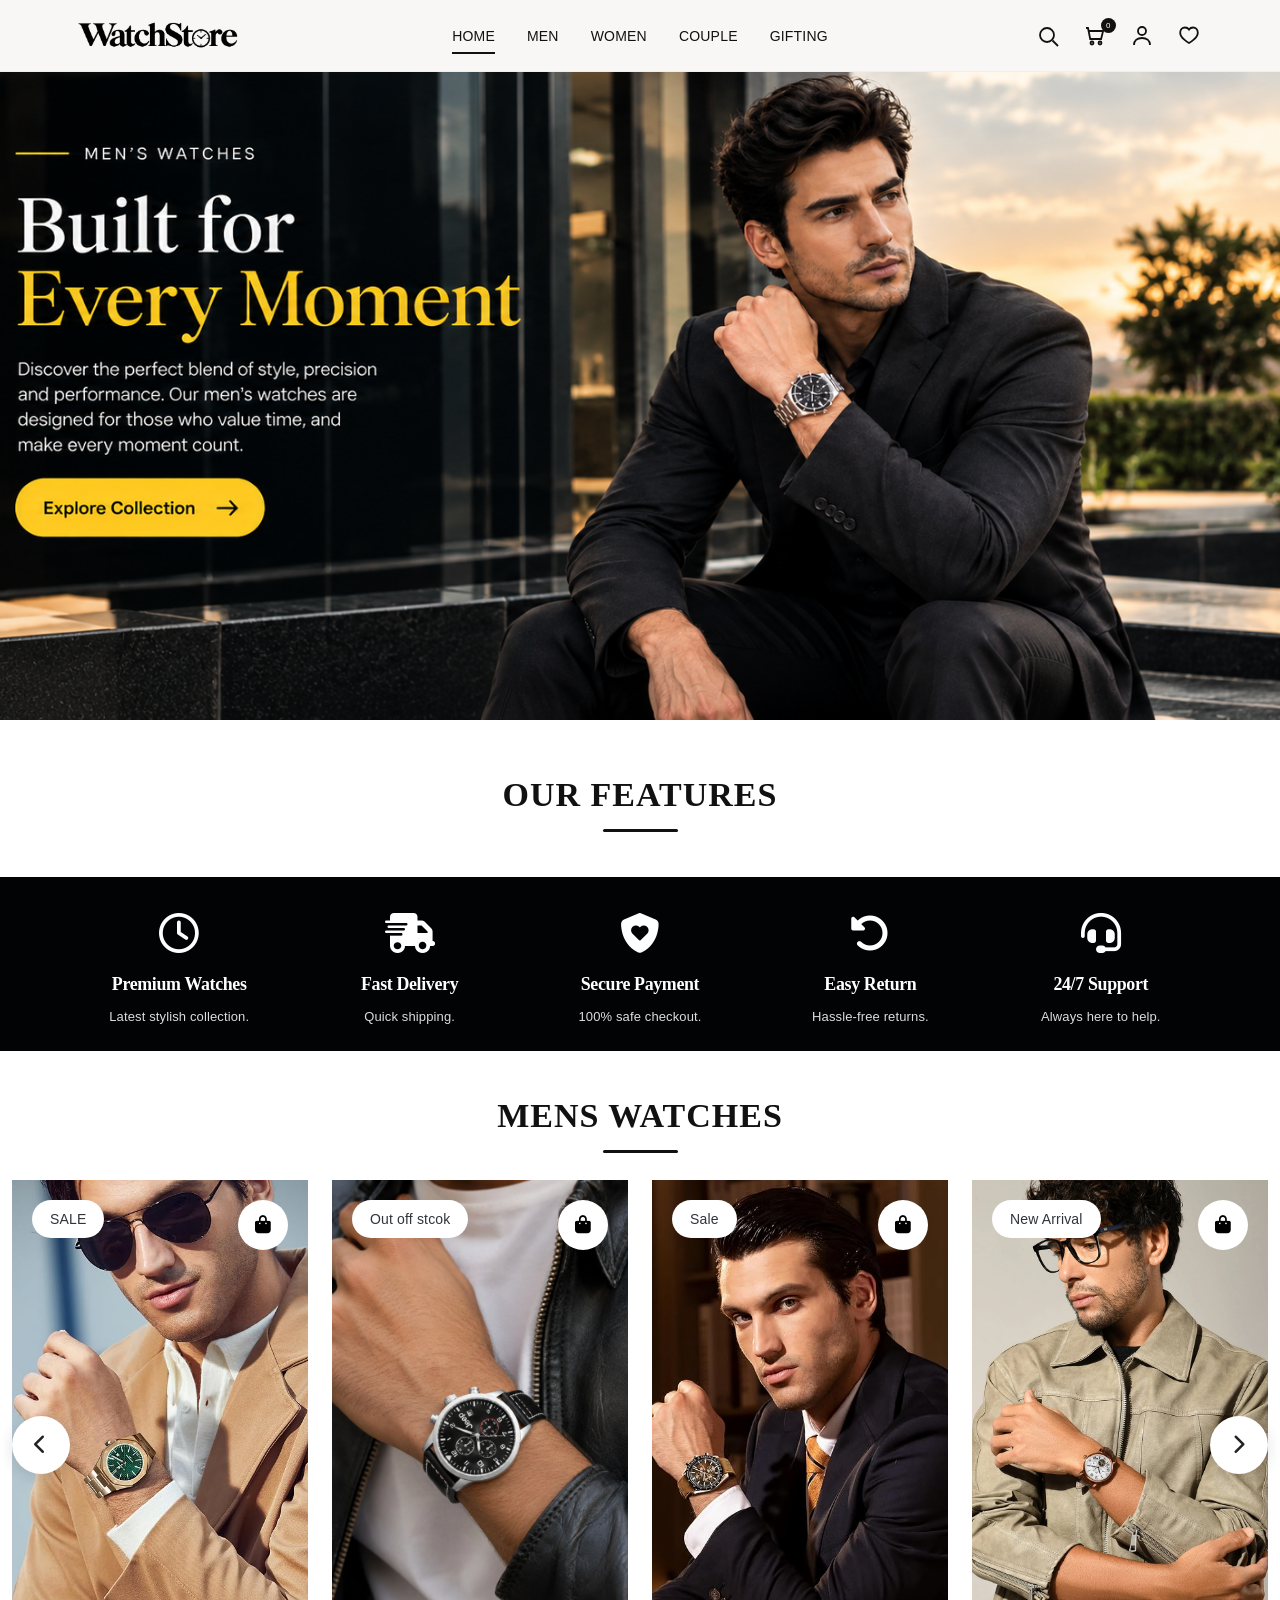
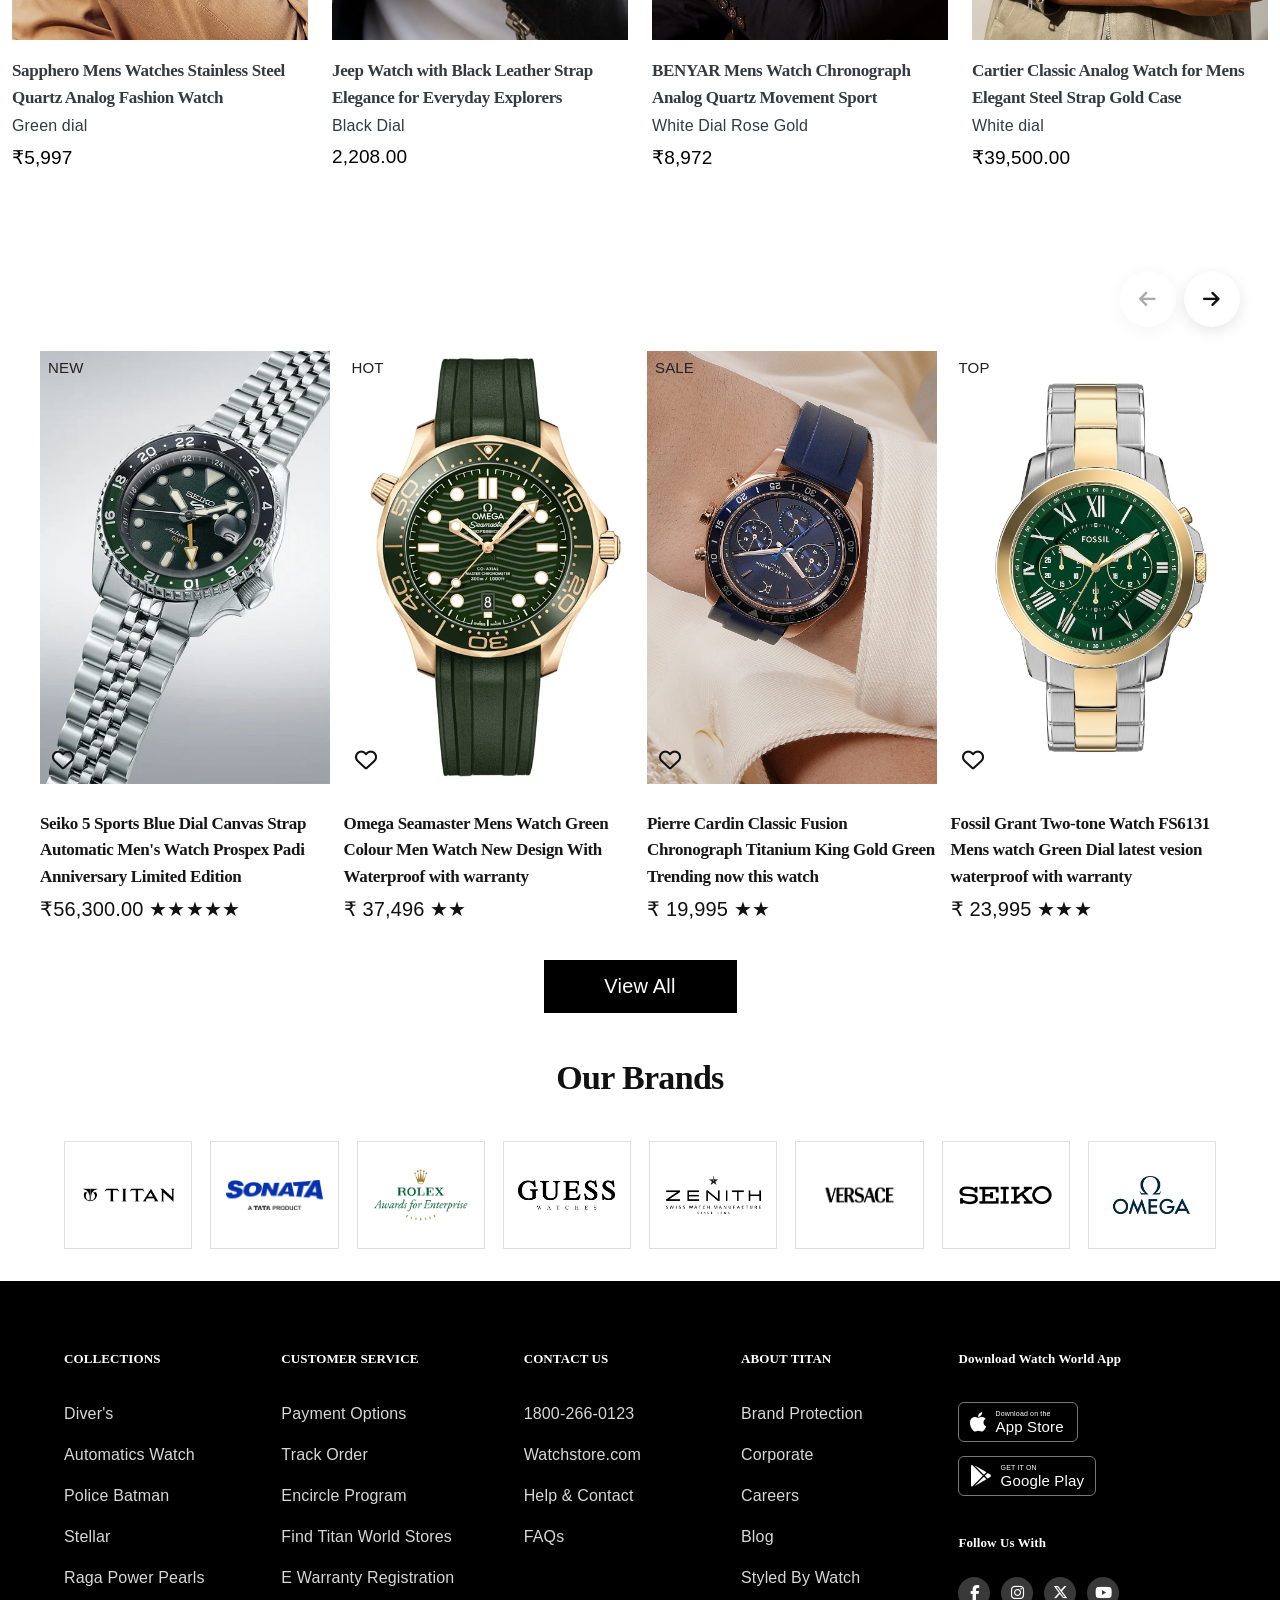
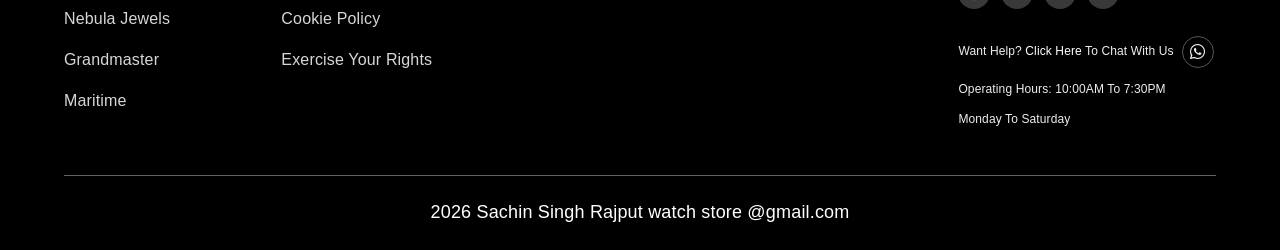
<file: men.html>
<!DOCTYPE html>
<html lang="en">

<head>
    <meta charset="UTF-8">
    <meta name="viewport" content="width=device-width, initial-scale=1.0">
    <title>WatchStore</title>

    <!-- Font Awesome Icons -->
    <link rel="stylesheet" href="https://cdnjs.cloudflare.com/ajax/libs/font-awesome/6.5.2/css/all.min.css">


    <!-- CSS -->
    <link rel="stylesheet" href="index.css">

</head>

<body>




    <!-- NAVBAR -->

    <header class="navbar">

        <div class="nav-container">

            <!-- LOGO -->
            <a href="#" class="logo">

                <!-- <div class="logo-icon">
                    <span></span>
                </div>

                <span class="scroll-reveal logo-text">
                  <div class="logo-img">
                     <img src="image-folder/logo-watch.png" alt="">
                  </div>
                </span> -->

                <span class="scroll-reveal logo-text">
                    <div class="logo-img">
                        <img src="image-folder/sachin-logo-one.png" alt="WatchStore Logo">
                    </div>
                </span>

            </a>


            <!-- DESKTOP MENU -->
            <nav class="desktop-nav">

                <a href="index.html" class="nav-link active">
                    HOME
                </a>

                <a href="men.html" class="nav-link">
                    MEN
                </a>

                <a href="women.html" class="nav-link">
                    WOMEN
                </a>

                <a href="couple.html" class="nav-link">
                    COUPLE
                </a>

                <a href="gifting.html" class="nav-link">
                    GIFTING
                </a>

            </nav>


            <!-- RIGHT ICONS -->
            <div class="nav-actions">

                <!-- SEARCH -->
                <button class="icon-btn" data-popup="searchPopup" aria-label="Search">

                    <svg viewBox="0 0 24 24" fill="none" stroke="currentColor">

                        <circle cx="11" cy="11" r="7"></circle>

                        <line x1="16.5" y1="16.5" x2="22" y2="22">
                        </line>

                    </svg>

                </button>


                <!-- CART -->
                <button class="icon-btn cart-button" data-popup="cartPopup" aria-label="Cart">

                    <svg viewBox="0 0 24 24" fill="none" stroke="currentColor">

                        <path d="M3 4h2l2.2 11h10.9l2-8H6">
                        </path>

                        <circle cx="9" cy="19" r="1.5"></circle>

                        <circle cx="17" cy="19" r="1.5"></circle>

                    </svg>

                    <span class="cart-count">0</span>

                </button>


                <!-- PROFILE -->
                <button class="icon-btn" data-popup="profilePopup" aria-label="Profile">

                    <svg viewBox="0 0 24 24" fill="none" stroke="currentColor">

                        <circle cx="12" cy="7" r="4">
                        </circle>

                        <path d="M4 21c0-4.5 3.5-7 8-7s8 2.5 8 7">
                        </path>

                    </svg>

                </button>


                <!-- WISHLIST -->
                <button class="icon-btn" data-popup="wishlistPopup" aria-label="Wishlist">

                    <svg viewBox="0 0 24 24" fill="none" stroke="currentColor">

                        <path
                            d="M20.8 8.7c0 5.5-8.8 10.3-8.8 10.3S3.2 14.2 3.2 8.7C3.2 5.6 5.3 3.5 8 3.5c1.6 0 3.1.8 4 2.1 0.9-1.3 2.4-2.1 4-2.1 2.7 0 4.8 2.1 4.8 5.2z">
                        </path>

                    </svg>

                </button>


                <!-- HAMBURGER -->
                <button class="hamburger" id="hamburger" aria-label="Open menu">

                    <span></span>
                    <span></span>
                    <span></span>

                </button>

            </div>

        </div>

    </header>



    <!-- ================= MOBILE MENU ================= -->

    <div class="mobile-menu" id="mobileMenu">

        <nav>

            <a href="index.html">HOME</a>

            <a href="men.html">MEN</a>

            <a href="women.html">WOMEN</a>

            <a href="couple.html">COUPLE</a>

            <a href="gifting.html">GIFTING</a>

        </nav>

    </div>



    <!-- ================= POPUP OVERLAY ================= -->

    <div class="popup-overlay" id="popupOverlay">
    </div>



    <!-- ================= SEARCH POPUP ================= -->

    <div class="popup" id="searchPopup">

        <div class="popup-header">

            <h3>Search</h3>

            <button class="popup-close">
                ×
            </button>

        </div>

        <div class="search-box">

            <input type="text" placeholder="Search watches...">

            <button>
                Search
            </button>

        </div>

    </div>



    <!-- ================= CART POPUP ================= -->

    <div class="popup" id="cartPopup">

        <div class="popup-header">

            <h3>Your Cart</h3>

            <button class="popup-close">
                ×
            </button>

        </div>

        <div class="empty-popup">

            <div class="popup-big-icon">🛒</div>

            <p>Your cart is empty.</p>

            <button class="popup-main-btn">
                SHOP NOW
            </button>

        </div>

    </div>



    <!-- ================= PROFILE POPUP ================= -->

    <div class="popup" id="profilePopup">

        <div class="popup-header">

            <h3>My Account</h3>

            <button class="popup-close">
                ×
            </button>

        </div>

        <div class="profile-options">

            <button>
                <span>♙</span>
                Login
            </button>

            <button>
                <span>＋</span>
                Create Account
            </button>

            <button>
                <span>⌁</span>
                My Orders
            </button>

        </div>

    </div>



    <!-- ================= WISHLIST POPUP ================= -->

    <div class="popup" id="wishlistPopup">

        <div class="popup-header">

            <h3>Wishlist</h3>

            <button class="popup-close">
                ×
            </button>

        </div>

        <div class="empty-popup">

            <div class="popup-big-icon">♡</div>

            <p>Your wishlist is empty.</p>

            <button class="popup-main-btn">
                EXPLORE WATCHES
            </button>

        </div>

    </div>

    </main>


    <!-- NAVABAR END -->

   
     <!-- =========================================
     SINGLE BANNER
========================================= -->

<section class="single-banner">

    <picture>

        <!-- =================================
             LARGE SCREEN
             1600px - 2560px
        ================================== -->
        <source
            media="(min-width: 1600px)"
            srcset="image-folder/highest-screen.png"
        >

        <!-- =================================
             LAPTOP
             1025px - 1599px
        ================================== -->
        <source
            media="(min-width: 1025px)"
            srcset="image-folder/webs-talk.png"
        >

        <!-- =================================
             TABLET
             768px - 1024px
        ================================== -->
        <source
            media="(min-width: 768px)"
            srcset="image-folder/tablet-mens.png"
        >

        <!-- =================================
             PHONE
             320px - 767px
        ================================== -->
        <source
            media="(min-width: 320px)"
            srcset="image-folder/mens-phone.png"
        >

        <!-- Fallback -->
        <img
            src="image-folder/fallback-mens.png"
            alt=""
        >

    </picture>

</section>
   




    <section class="our-features-section scroll-reveal">

        <div class="our-features-heading">
            <h2>OUR FEATURES</h2>
            <span></span>
        </div>

    </section>



    <!-- CATEGORY FEATURED START -->




    <section class="category-featured mt-5 scroll-reveal">

        <!-- Heading -->
        <!-- <div class="featured-heading">
        <h2>CATEGORY FEATURED</h2>
    </div> -->


        <!-- Features -->
        <div class="featured-box">

            <!-- Feature 1 -->
            <div class="scroll-reveal feature-item">
                <div class=" feature-icon">
                    <i class="fa-regular fa-clock"></i>
                </div>

                <h3>Premium Watches</h3>
                <p>Latest stylish collection.</p>
            </div>


            <!-- Feature 2 -->
            <div class="scroll-reveal feature-item">
                <div class="feature-icon">
                    <i class="fa-solid fa-truck-fast"></i>
                </div>

                <h3>Fast Delivery</h3>
                <p>Quick shipping.</p>
            </div>


            <!-- Feature 3 -->
            <div class="scroll-reveal feature-item">
                <div class="feature-icon">
                    <i class="fa-solid fa-shield-heart"></i>
                </div>

                <h3>Secure Payment</h3>
                <p>100% safe checkout.</p>
            </div>


            <!-- Feature 4 -->
            <div class="scroll-reveal feature-item">
                <div class="scroll-reveal feature-icon">
                    <i class="fa-solid fa-rotate-left"></i>
                </div>

                <h3>Easy Return</h3>
                <p>Hassle-free returns.</p>
            </div>


            <!-- Feature 5 -->
            <div class="scroll-reveal feature-item support-item">
                <div class="scroll-reveal feature-icon">
                    <i class="fa-solid fa-headset"></i>
                </div>

                <h3>24/7 Support</h3>
                <p>Always here to help.</p>
            </div>

        </div>

    </section>

    <!-- CATEGORY FEATURED END -->




    <!-- ================= NEW ARRIVALS START ================= -->




    <section class="new-arrivals-section scroll-reveal">

        <div class="our-features-heading scroll-reveal">
            <h2>MENS WATCHES</h2>
            <span></span>
        </div>

        <div class="product-carousel-wrapper">

            <!-- LEFT ARROW -->
            <button class="product-arrow product-prev">
                <i class="fa-solid fa-chevron-left"></i>
            </button>


            <!-- CAROUSEL VIEWPORT -->
            <div class="product-carousel-viewport">

                <!-- CAROUSEL TRACK -->
                <div class="product-carousel-track">


                    <!-- PRODUCT 1 -->
                    <div class="product-card">

                        <div class="product-image">

                            <span class="product-badge">
                                SALE
                            </span>

                            <button class="product-bag">
                                <i class="fa-solid fa-bag-shopping"></i>
                            </button>

                            <img class="main-image" src="image-folder/mens-one-img.jpg"
                                alt="Watch">

                            <img class="hover-image" src="image-folder/mens-two.jpg"
                                alt="Watch">


                        </div>

                        <h3>Sapphero Mens Watches Stainless Steel Quartz Analog Fashion Watch</h3>

                        <p class="product-subtitle">
                            Green dial
                        </p>

                        <div class="product-bottom">

                            <span class="product-price">
                                ₹5,997
                            </span>

                            <span class="product-stars">
                                <!-- ★ ★ -->
                            </span>

                        </div>

                    </div>


                    <!-- PRODUCT 2 -->
                    <div class="product-card">

                        <div class="product-image">

                            <span class="product-badge">
                                Out off stcok
                            </span>

                            <button class="product-bag">
                                <i class="fa-solid fa-bag-shopping"></i>
                            </button>

                            <img class="main-image"
                                src="image-folder/mens-three.webp"
                                alt="Watch">

                            <img class="hover-image"
                                src="image-folder/mens-four.webp"
                                alt="Watch">

                        </div>

                        <h3>Jeep Watch with Black Leather Strap Elegance for Everyday Explorers</h3>

                        <p class="product-subtitle">
                            Black Dial
                        </p>

                        <div class="product-bottom">

                            <span class="product-price">
                                2,208.00
                            </span>

                            <span class="product-stars">
                                <!-- ★ ★ -->
                            </span>

                        </div>

                    </div>


                    <!-- PRODUCT 3 -->
                    <div class="product-card">

                        <div class="product-image">

                            <span class="product-badge">
                                Sale
                            </span>

                            <button class="product-bag">
                                <i class="fa-solid fa-bag-shopping"></i>
                            </button>

                            <img class="main-image" src="image-folder/mens-five.jpg"
                                alt="Watch">

                            <img class="hover-image" src="image-folder/mens-six.jpg"
                                alt="Watch">

                        </div>

                        <h3>BENYAR Mens Watch Chronograph Analog Quartz Movement Sport</h3>

                        <p class="product-subtitle">
                            White Dial Rose Gold
                        </p>

                        <div class="product-bottom">

                            <span class="product-price">
                                ₹8,972
                            </span>

                            <span class="product-stars">
                                <!-- ★ ★ -->
                            </span>

                        </div>

                    </div>


                    <!-- PRODUCT 4 -->
                    <div class="product-card">

                        <div class="product-image">

                            <span class="product-badge">
                                New Arrival
                            </span>

                            <button class="product-bag">
                                <i class="fa-solid fa-bag-shopping"></i>
                            </button>

                            <img class="main-image"
                                src="image-folder/mens-seven.webp"
                                alt="Watch">

                            <img class="hover-image"
                                src="image-folder/mens-eight.webp"
                                alt="Watch">

                        </div>

                        <h3>Cartier Classic Analog Watch for Mens
                            Elegant Steel Strap
                            Gold Case</h3>

                        <p class="product-subtitle">
                            White dial
                        </p>

                        <div class="product-bottom">

                            <span class="product-price">
                                ₹39,500.00
                            </span>

                            <span class="product-stars">
                                <!-- ★ ★ -->
                            </span>

                        </div>

                    </div>


                    <!-- PRODUCT 5 -->
                    <div class="product-card">

                        <div class="product-image">

                            <span class="product-badge">
                                Best Seller
                            </span>

                            <button class="product-bag">
                                <i class="fa-solid fa-bag-shopping"></i>
                            </button>

                            <img class="main-image"
                                src="image-folder/mens-nine.webp"
                                alt="Watch">

                            <img class="hover-image"
                                src="image-folder/mens-ten.webp"
                                alt="Watch">

                        </div>

                        <h3>RADO Captain Cook High-Tech Ceramic Skeleton - R32192152</h3>

                        <p class="product-subtitle">
                            Black Dial
                        </p>

                        <div class="product-bottom">

                            <span class="product-price">
                                ₹29,000.00
                            </span>

                            <span class="product-stars">
                                <!-- ★ ★ -->
                            </span>

                        </div>

                    </div>


                    <!-- PRODUCT 6 -->
                    <div class="product-card">

                        <div class="product-image">

                            <span class="product-badge">
                                Exclusive
                            </span>

                            <button class="product-bag">
                                <i class="fa-solid fa-bag-shopping"></i>
                            </button>

                            <img class="main-image" src="image-folder/mens-eleven.jpg"
                                alt="Watch">

                            <img class="hover-image" src="image-folder/mens-twelve.jpg"
                                alt="Watch">

                        </div>

                        <h3>Sylvi Professional Edge Stainless Steel Strap Analog Watches for Men's</h3>

                        <p class="product-subtitle">
                            Black Dial
                        </p>

                        <div class="product-bottom">

                            <span class="product-price">
                                ₹2,147
                            </span>

                            <span class="product-stars">
                                <!-- ★ ★ -->
                            </span>

                        </div>

                    </div>


                    <!-- PRODUCT 7 -->
                    <div class="product-card">

                        <div class="product-image">

                            <span class="product-badge">
                                Just Arrived
                            </span>

                            <button class="product-bag">
                                <i class="fa-solid fa-bag-shopping"></i>
                            </button>

                            <img class="main-image" src="image-folder/mens-thirtyen.jpg"
                                alt="Watch">

                            <img class="hover-image" src="image-folder/mens-fourtyen.jpg"
                                alt="Watch">

                        </div>

                        <h3>Sonata Quartz Analog with Day and Date Green Dial Golden For men's</h3>

                        <p class="product-subtitle">
                            Green Dial Golden Stainless
                        </p>

                        <div class="product-bottom">

                            <span class="product-price">
                                ₹2,995
                            </span>

                            <span class="product-stars">
                                <!-- ★ ★ -->
                            </span>

                        </div>

                    </div>


                    <!-- PRODUCT 8 -->
                    <div class="product-card">

                        <div class="product-image">

                            <span class="product-badge">
                                Hot Deal
                            </span>

                            <button class="product-bag">
                                <i class="fa-solid fa-bag-shopping"></i>
                            </button>

                            <img class="main-image"
                                src="image-folder/mens-fiftyen.webp"
                                alt="Watch">

                            <img class="hover-image"
                                src="image-folder/mens-sixtyen.webp"
                                alt="Watch">

                        </div>

                        <h3>Versace Men 44 X 54.3 mm Size Blue Rectangular Dial Analog Watch VESP00724</h3>

                        <p class="product-subtitle">
                            Rectangular Dial Strap
                        </p>

                        <div class="product-bottom">

                            <span class="product-price">
                                ₹95,940
                            </span>

                            <span class="product-stars">
                                <!-- ★ ★ -->
                            </span>

                        </div>

                    </div>


                    <!-- PRODUCT 9 -->
                    <div class="product-card">

                        <div class="product-image">

                            <span class="product-badge">
                                Trending Now
                            </span>

                            <button class="product-bag">
                                <i class="fa-solid fa-bag-shopping"></i>
                            </button>

                            <img class="main-image"
                                src="image-folder/mens-seventeen.webp"
                                alt="Watch">
                            <img class="hover-image" src="image-folder/mens-eightyen.webp"
                              alt="Watch">

                        </div>

                        <h3>Zenith 1966 - Swiss Manual Wind Caliber Handmade Green Leather Strap</h3>

                        <p class="product-subtitle">
                            Green Dial Stainless Steel
                        </p>

                        <div class="product-bottom">

                            <span class="product-price">
                                ₹36,500.00
                            </span>

                            <span class="product-stars">
                                <!-- ★ ★ -->
                            </span>

                        </div>

                    </div>


                    <!-- PRODUCT 10 -->
                    <div class="product-card">

                        <div class="product-image">

                            <span class="product-badge">
                                Just Arrived
                            </span>

                            <button class="product-bag">
                                <i class="fa-solid fa-bag-shopping"></i>
                            </button>

                            <img class="main-image"
                                src="image-folder/mens-nintyen.jpg"
                                alt="Watch">

                            <img class="hover-image"
                                src="image-folder/mens-twenty.webp"
                                alt="Watch">

                        </div>

                        <h3>Titan Women's Lagan Watch: Rose Gold Accents & Refined Elegance Watch</h3>

                        <p class="product-subtitle">
                            White Dial Leather
                        </p>

                        <div class="product-bottom">

                            <span class="product-price">
                                ₹ 3,185.00
                            </span>

                            <span class="product-stars">
                                <!-- ★ ★ -->
                            </span>

                        </div>

                    </div>


                    <!-- PRODUCT 11 -->
                    <div class="product-card">

                        <div class="product-image">

                            <span class="product-badge">
                                Coming Soon
                            </span>

                            <button class="product-bag">
                                <i class="fa-solid fa-bag-shopping"></i>
                            </button>

                            <img class="main-image"
                                src="image-folder/twenty-one-img.webp"
                                alt="Watch">

                            <img class="hover-image"
                                src="image-folder/twenty-two-img.webp" alt="Watch">

                        </div>

                        <h3>Automatic Rolex DateJust Blue Dial & Strap Auto</h3>

                        <p class="product-subtitle">
                            Red and Blue Dair
                        </p>

                        <div class="product-bottom">

                            <span class="product-price">
                                ₹397,500.00
                            </span>

                            <span class="product-stars">
                                <!-- ★ ★ -->
                            </span>

                        </div>

                    </div>


                    <!-- PRODUCT 12 -->
                    <div class="product-card">

                        <div class="product-image">

                            <span class="product-badge">
                                old Out </span>

                            </span>

                            <button class="product-bag">
                                <i class="fa-solid fa-bag-shopping"></i>
                            </button>


                            <img class="main-image" src="image-folder/twenty-three.jpg"
                                alt="Watch">

                            <img class="hover-image" src="image-folder/twenty-four.webp"
                                alt="Watch">


                        </div>

                        <h3>GUESS Mens Blue Rose Gold Tone Multi-function Watch</h3>

                        <p class="product-subtitle">
                            Blue Dial
                        </p>

                        <div class="product-bottom">

                            <span class="product-price">
                                ₹55,000.00
                            </span>

                            <span class="product-stars">
                                <!-- ★ ★ -->
                            </span>

                        </div>

                    </div>


                </div>
                <!-- CAROUSEL TRACK END -->

            </div>
            <!-- CAROUSEL VIEWPORT END -->


            <!-- RIGHT ARROW -->
            <button class="product-arrow product-next">
                <i class="fa-solid fa-chevron-right"></i>
            </button>

        </div>
        <!-- CAROUSEL WRAPPER END -->


    </section>


    <!-- NEW ARRIVALS BEST SELLER START -->


    <section class="watch-product-section">

        <div class="watch-product-top">

            <!-- Tabs -->
            <div class="watch-product-tabs">
                <button class=" scroll-reveal watch-tab active" data-tab="newArrivals">
                    New Arrivals
                </button>

                <button class=" scroll-reveal watch-tab" data-tab="bestSeller">
                    Best Seller
                </button>
            </div>

            <!-- Arrows -->
            <div class="watch-slider-arrows">
                <button class="watch-arrow watch-prev" aria-label="Previous">
                    <i class="fa-solid fa-arrow-left"></i>
                </button>

                <button class="watch-arrow watch-next" aria-label="Next">
                    <i class="fa-solid fa-arrow-right"></i>
                </button>
            </div>

        </div>


        <!-- ================= NEW ARRIVALS ================= -->
        <div class="watch-tab-content active" id="newArrivals">

            <div class="watch-slider-wrapper">
                <div class="watch-slider-track">

                    <!-- Product 1 -->
                    <div class="watch-product-card">

                        <div class="watch-product-image">

                            <span class="watch-product-label">
                                NEW
                            </span>

                            <button class="watch-wishlist">
                                <i class="fa-regular fa-heart"></i>
                            </button>

                            <img class="watch-img-main"
                                src="image-folder/mens-twenty-five.webp"
                                alt="Timex Watch">

                            <img class="watch-img-hover"
                                src="image-folder/mens-twenty-six.webp"
                                alt="Timex Watch">

                        </div>

                        <div class="watch-product-info">

                            <h3>
                                Seiko 5 Sports Blue Dial Canvas Strap Automatic Men's Watch Prospex Padi Anniversary
                                Limited Edition
                            </h3>

                            <div class="watch-price">
                                ₹56,300.00 <span>★★★★★</span>
                            </div>



                        </div>

                    </div>


                    <!-- Product 2 -->
                    <div class="watch-product-card">

                        <div class="watch-product-image">

                            <span class="watch-product-label">
                                HOT
                            </span>

                            <button class="watch-wishlist">
                                <i class="fa-regular fa-heart"></i>
                            </button>

                            <img class="watch-img-main"
                                src="image-folder/mens-twenty-seven.webp"
                                alt="Guess Watch">

                            <img class="watch-img-hover"
                                src="image-folder/mens-twenty-eight.jpg"
                                alt="Guess Watch">

                        </div>

                        <div class="watch-product-info">

                            <h3>
                                Omega Seamaster Mens Watch Green
                                Colour Men Watch New Design With Waterproof with warranty
                            </h3>

                            <div class="watch-price-row">
                                <span class="watch-price">
                                    ₹ 37,496 <span>★★</span>
                                </span>

                                <span class="watch-old-price">
                                    <!-- ₹ 14,995 -->
                                </span>

                                <span class="watch-discount">
                                    <!-- 30% OFF -->
                                </span>
                            </div>

                        </div>

                    </div>


                    <!-- Product 3 -->
                    <div class="watch-product-card">

                        <div class="watch-product-image">

                            <span class="watch-product-label">
                                SALE
                            </span>

                            <button class="watch-wishlist">
                                <i class="fa-regular fa-heart"></i>
                            </button>

                            <img class="watch-img-main"
                                src="image-folder/mens-twenty-nine.jpg"
                                alt="Guess Grey Watch">

                            <img class="watch-img-hover"
                                src="image-folder/mens-thirty.jpg"
                                alt="Guess Grey Watch">

                        </div>

                        <div class="watch-product-info">

                            <h3>
                                Pierre Cardin
                                Classic Fusion Chronograph Titanium King Gold Green Trending now this watch
                            </h3>

                            <div class="watch-price">
                                ₹ 19,995 <span>★★</span>
                            </div>

                        </div>

                    </div>


                    <!-- Product 4 -->
                    <div class="watch-product-card">

                        <div class="watch-product-image">

                            <span class="watch-product-label">
                                TOP
                            </span>

                            <button class="watch-wishlist">
                                <i class="fa-regular fa-heart"></i>
                            </button>

                            <img class="watch-img-main"
                                src="image-folder/mens-thirty-one.jpg"
                                alt="Timex NASA Watch">

                            <img class="watch-img-hover"
                                src="image-folder/mens-thirty-two.jpg"
                                alt="Timex NASA Watch">

                        </div>

                        <div class="watch-product-info">

                            <h3>
                                Fossil Grant Two-tone Watch FS6131 Mens watch Green Dial latest vesion waterproof with
                                warranty
                            </h3>

                            <div class="watch-price">
                                ₹ 23,995 <span>★★★</span>
                            </div>

                            <div class="watch-review">
                                <span class="watch-stars">

                                </span>
                                <span></span>
                            </div>

                        </div>

                    </div>


                    <!-- Product 5 -->
                    <div class="watch-product-card">

                        <div class="watch-product-image">

                            <span class="watch-product-label">
                                LUXE
                            </span>

                            <button class="watch-wishlist">
                                <i class="fa-regular fa-heart"></i>
                            </button>

                            <img class="watch-img-main"
                                src="image-folder/mens-thirty-three.webp"
                                alt="Luxury Watch">

                            <img class="watch-img-hover"
                                src="image-folder/mens-thirty-fourr.webp"
                                alt="Luxury Watch">
                        </div>

                        <div class="watch-product-info">

                            <h3>
                                Longines
                                The Longines Master Collecti Office and professional Watch with office work white dial
                            </h3>

                            <div class="watch-price">
                                ₹ 24,995
                            </div>

                        </div>

                    </div>

                </div>
            </div>

        </div>


        <!-- ================= BEST SELLER ================= -->
        <div class="watch-tab-content" id="bestSeller">

            <div class="watch-slider-wrapper">
                <div class="watch-slider-track">

                    <!-- Product 1 -->
                    <div class="watch-product-card">

                        <div class="watch-product-image">

                            <span class="watch-product-label">
                                DEAL
                            </span>

                            <button class="watch-wishlist">
                                <i class="fa-regular fa-heart"></i>
                            </button>

                            <img class="watch-img-main" src="image-folder/mens-thirty-five.webp" alt="Best Seller Watch">

                            <img class="watch-img-hover" src="image-folder/mens-thirty-six.webp">

                        </div>

                        <div class="watch-product-info">

                            <h3>
                                Bulova Marine Star Automatic
                                Analog Men's Watch crystal material 
                            </h3>

                            <div class="watch-price-row">

                                <span class="watch-price">
                                    ₹ 10,496
                                </span>

                                <span class="watch-old-price">
                                    ₹ 14,995
                                </span>

                                <span class="watch-discount">
                                    30% OFF
                                </span>

                                <div class="watch-review">
                                <span class="watch-stars">
                                    ★★★★★
                                </span>
                                <span>32 reviews</span>
                            </div>

                            </div>

                        </div>

                    </div>


                    <!-- Product 2 -->
                    <div class="watch-product-card">

                        <div class="watch-product-image">

                            <span class="watch-product-label">
                                ICON
                            </span>

                            <button class="watch-wishlist">
                                <i class="fa-regular fa-heart"></i>
                            </button>

                            <img class="watch-img-main" src="image-folder/mens-thirty-seven.webp" alt="Best Seller Watch">

                            <img class="watch-img-hover" src="image-folder/mens-thirty-eight.webp" alt="Best Seller Watch">

                        </div>

                        <div class="watch-product-info">

                            <h3>
                               Jeep Watch with Black Leather Strap Rugged Elegance for Everyday
                            </h3>

                            <div class="watch-price">
                                2,208.00 
                            </div>
                            <div class="watch-review">
                                <span class="watch-stars">
                                    ★★★★★
                                </span>
                                <span>20 reviews</span>
                            </div>
                        </div>

                    </div>


                    <!-- Product 3 -->
                    <div class="watch-product-card">

                        <div class="watch-product-image">

                            <span class="watch-product-label">
                                EDIT
                            </span>

                            <button class="watch-wishlist">
                                <i class="fa-regular fa-heart"></i>
                            </button>

                            <img class="watch-img-main" src="image-folder/citizen-one.webp" alt="Best Seller Watch">

                            <img class="watch-img-hover" src="image-folder/citizen-second.webp" alt="Best Seller Watch">

                        </div>

                        <div class="watch-product-info">

                            <h3>
                               Citizen Premium Gold Automatic Green Dial Stainless Steel Luxury Watch
                            </h3>

                            <div class="watch-price">
                                ₹ 20,495
                            </div>

                            <div class="watch-review">
                                <span class="watch-stars">
                                    ★★★★★
                                </span>
                                <span>11 reviews</span>
                            </div>

                        </div>

                    </div>


                    <!-- Product 4 -->
                    <div class="watch-product-card">

                        <div class="watch-product-image">

                            <span class="watch-product-label">
                                HOT
                            </span>

                            <button class="watch-wishlist">
                                <i class="fa-regular fa-heart"></i>
                            </button>

                            <img class="watch-img-main" src="image-folder/mens-fourty-one.jpg" alt="Best Seller Watch">

                            <img class="watch-img-hover" src="image-folder/mens-fourty-two.jpg"
                                alt="Best Seller Watch">

                        </div>

                        <div class="watch-product-info">

                            <h3>
                                Timex Automatic Black Dial
                                Men Watch waterproof green and steel dial
                            </h3>

                            <div class="watch-price-row">

                                <span class="watch-price">
                                    ₹ 18,995
                                </span>

                                <span class="watch-old-price">
                                    ₹ 22,995
                                </span>
           
                                <span class="watch-discount">
                                    20% OFF
                                </span>
                                 <div class="watch-review">
                                <span class="watch-stars">
                                    ★★★★★
                                </span>
                                <span>5 reviews</span>
                            </div>
                            </div>

                        </div>

                    </div>


                    <!-- Product 5 -->
                    <div class="watch-product-card">

                        <div class="watch-product-image">

                            <span class="watch-product-label">
                                Sale
                            </span>

                            <button class="watch-wishlist">
                                <i class="fa-regular fa-heart"></i>
                            </button>

                            <img class="watch-img-main" src="image-folder/mens-fourty-three.jpg" alt="Best Seller Watch">

                            <img class="watch-img-hover" src="image-folder/mens-fourty-four.jpg"
                                alt="Best Seller Watch">

                        </div>

                        <div class="watch-product-info">

                            <h3>
                                Timex Automatic Black Dial
                                Men Watch waterproof green and steel dial
                            </h3>

                            <div class="watch-price-row">

                                <span class="watch-price">
                                    ₹ 18,995
                                </span>

                                <span class="watch-old-price">
                                    ₹ 22,995
                                </span>
           
                                <span class="watch-discount">
                                    20% OFF
                                </span>
                                 <div class="watch-review">
                                <span class="watch-stars">
                                    ★★★★★
                                </span>
                                <span>5 reviews</span>
                            </div>
                            </div>

                        </div>

                    </div>
                </div>
            </div>

        </div>


        <!-- View All -->
        <div class="watch-view-all-box scroll-reveal">
            <a href="#" class="watch-view-all">
                View All
            </a>
        </div>

    </section>

    <!-- NEW ARRIVALS BEST SELLER END -->


      



    <!-- OUR BRAND START -->
    <!-- =========================================
     OUR BRANDS
========================================= -->

    <section class="our-brands-section">

        <div class="our-brands-heading">
            <h2 class="scroll-reveal">Our Brands</h2>
        </div>


        <div class="brands-slider">

            <div class="brands-track">

                <!-- 1 -->
                <div class="brand-box">
                    <img src="image-folder/titan-img.png" alt="Titan">
                </div>

                <!-- 2 -->
                <div class="brand-box">
                    <img src="image-folder/sonata-brand.webp" alt="Sonata">
                </div>

                <!-- 3 -->
                <div class="brand-box">
                    <img src="image-folder/rolex-one.webp" alt="Rolex">
                </div>

                <!-- 4 -->
                <div class="brand-box">
                    <img src="image-folder/guess-img.png" alt="Guess">
                </div>

                <!-- 5 -->
                <div class="brand-box">
                    <img src="image-folder/zenith-img.png" alt="Zenith">
                </div>

                <!-- 6 -->
                <div class="brand-box">
                    <img src="image-folder/versace-img.png" alt="Versace">
                </div>

                <!-- 7 -->
                <div class="brand-box">
                    <img src="image-folder/seikko-img.png" alt="Seiko">
                </div>

                <!-- 8 -->

                <!-- <div class="brand-box">
                    <img src="https://www.helioswatchstore.com/on/demandware.static/-/Library-Sites-HeliosSharedLibrary/default/dwecbefab1/images/homepage/brandLogos/anneklein-logo_1.jpg" alt="Timeless">
                </div> -->

                <!-- 9 -->
                <div class="brand-box">
                    <img src="image-folder/omega-second.png" alt="Fossil">
                </div>

                <!-- 10 -->
                <div class="brand-box">
                    <img src="image-folder/hublot-img.png" alt="Casio">
                </div>


                <!-- DUPLICATE FOR SEAMLESS LOOP -->

                <div class="brand-box">
                    <img src="image-folder/titan-img.png" alt="Titan">
                </div>

                <div class="brand-box">
                    <img src="image-folder/sonata-img.webp" alt="Sonata">
                </div>

                <div class="brand-box">
                    <img src="image-folder/rolex-award.webp" alt="Rolex">
                </div>

                <div class="brand-box">
                    <img src="image-folder/guess-brand.png" alt="Guess">
                </div>

                <div class="brand-box">
                    <img src="image-folder/zenith-brand.png" alt="Zenith">
                </div>

                <div class="brand-box">
                    <img src="image-folder/versace-imgg.png" alt="Versace">
                </div>

                <div class="brand-box">
                    <img src="image-folder/seiko-brand.png" alt="Seiko">
                </div>

                <!-- <div class="brand-box">
                    <img src="https://www.helioswatchstore.com/on/demandware.static/-/Library-Sites-HeliosSharedLibrary/default/dwecbefab1/images/homepage/brandLogos/anneklein-logo_1.jpg" alt="Timeless">
                </div> -->

                <div class="brand-box">
                    <img src="image-folder/omega-second.png" alt="Fossil">
                </div>

                <div class="brand-box">
                    <img src="image-folder/hublot-brand.png" alt="Casio">
                </div>

            </div>

        </div>

    </section>



    <!-- OUR BRAND END -->







    <!-- FOOTER START -->
    <!-- ===================== FOOTER START ===================== -->

    <footer class="sachin-footer">

        <div class="sachin-footer-container">

            <!-- COLUMN 1 -->
            <div class="sachin-footer-column">
                <h3 class="scroll-reveal">COLLECTIONS</h3>

                <a class="scroll-reveal" href="#">Diver's</a>
                <a class="scroll-reveal" href="#">Automatics Watch</a>
                <a class="scroll-reveal" href="#">Police Batman</a>
                <a class="scroll-reveal" href="#">Stellar</a>
                <a class="scroll-reveal" href="#">Raga Power Pearls</a>
                <a class="scroll-reveal" href="#">Nebula Jewels</a>
                <a class="scroll-reveal" href="#">Grandmaster</a>
                <a class="scroll-reveal" href="#">Maritime</a>
            </div>


            <!-- COLUMN 2 -->
            <div class="sachin-footer-column">
                <h3 class="scroll-reveal">CUSTOMER SERVICE</h3>

                <a class="scroll-reveal" href="#">Payment Options</a>
                <a class="scroll-reveal" href="#">Track Order</a>
                <a class="scroll-reveal" href="#">Encircle Program</a>
                <a class="scroll-reveal" href="#">Find Titan World Stores</a>
                <a class="scroll-reveal" href="#">E Warranty Registration</a>
                <a class="scroll-reveal" href="#">Cookie Policy</a>
                <a class="scroll-reveal" href="#">Exercise Your Rights</a>
            </div>


            <!-- COLUMN 3 -->
            <div class="sachin-footer-column">
                <h3 class="scroll-reveal">CONTACT US</h3>

                <a class="scroll-reveal" href="tel:18002660123">1800-266-0123</a>
                <a class="scroll-reveal" href="mailto:customercare@titan.co.in">
                    Watchstore.com
                </a>
                <a class="scroll-reveal" href="#">Help &amp; Contact</a>
                <a class="scroll-reveal" href="#">FAQs</a>
            </div>


            <!-- COLUMN 4 -->
            <div class="sachin-footer-column">
                <h3 class="scroll-reveal">ABOUT TITAN</h3>

                <a class="scroll-reveal" href="#">Brand Protection</a>
                <a class="scroll-reveal" href="#">Corporate</a>
                <a class="scroll-reveal" href="#">Careers</a>
                <a class="scroll-reveal" href="#">Blog</a>
                <a class="scroll-reveal" href="#">Styled By Watch</a>
            </div>


            <!-- COLUMN 5 -->
            <div class="sachin-footer-extra">

                <h3 class="scroll-reveal">Download Watch World App</h3>

                <div class="sachin-app-buttons">

                    <a href="#" class="sachin-app-btn">
                        <i class="fa-brands fa-apple"></i>

                        <span>
                            <small>Download on the</small>
                            App Store
                        </span>
                    </a>


                    <a href="#" class="sachin-app-btn">
                        <i class="fa-brands fa-google-play"></i>

                        <span>
                            <small>GET IT ON</small>
                            Google Play
                        </span>
                    </a>

                </div>


                <!-- SOCIAL -->
                <h3 class="scroll-reveal sachin-social-title">Follow Us With</h3>

                <div class="scroll-reveal sachin-social-icons">

                    <a href="#" aria-label="Facebook">
                        <i class="fa-brands fa-facebook-f"></i>
                    </a>

                    <a href="#" aria-label="Instagram">
                        <i class="fa-brands fa-instagram"></i>
                    </a>

                    <a href="#" aria-label="X">
                        <i class="fa-brands fa-x-twitter"></i>
                    </a>

                    <a href="#" aria-label="YouTube">
                        <i class="fa-brands fa-youtube"></i>
                    </a>

                </div>


                <!-- HELP -->
                <div class="sachin-footer-help">

                    <p class="scroll-reveal">
                        Want Help?
                        <a href="#">Click Here</a>
                        To Chat With Us
                        <span class="sachin-whatsapp">
                            <i class="fa-brands fa-whatsapp"></i>
                        </span>
                    </p>

                    <p class="scroll-reveal">
                        Operating Hours: 10:00AM To 7:30PM
                    </p>

                    <p class="scroll-reveal">
                        Monday To Saturday
                    </p>

                </div>

            </div>

        </div>


        <!-- FOOTER LINE -->
        <div class="sachin-footer-line"></div>


        <!-- COPYRIGHT -->
        <div class="scroll-reveal sachin-copyright">
            <a class="copyright" href="https://www.instagram.com/star_sachin_rajput?stkn=MXFvcHB3MWo0ODF6Yg=="> 2026
                Sachin Singh Rajput watch store @gmail.com </a>
        </div>

    </footer>

    <!-- ===================== FOOTER END ===================== -->
    <!-- FOOTER END -->



    <!-- JAVASCRIPT -->
    <script src="index.js"></script>

</body>

</html>
</file>
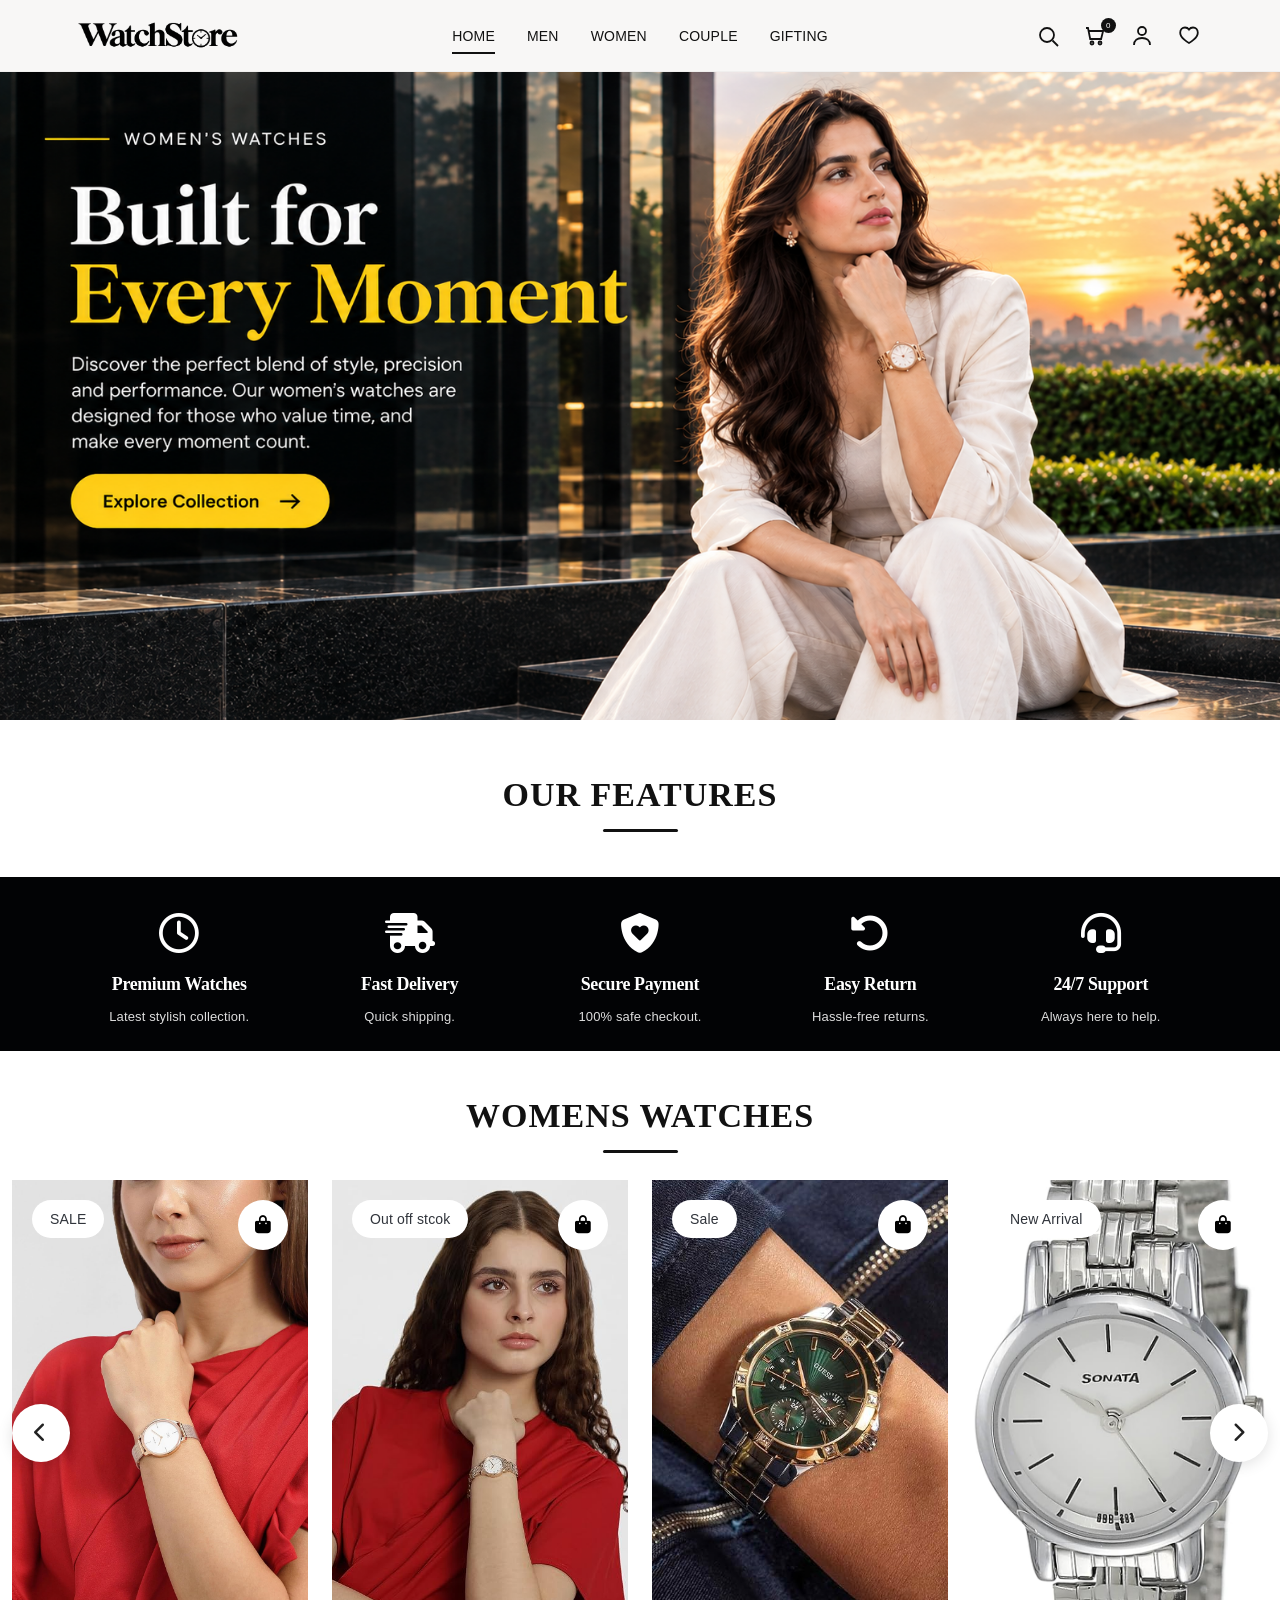
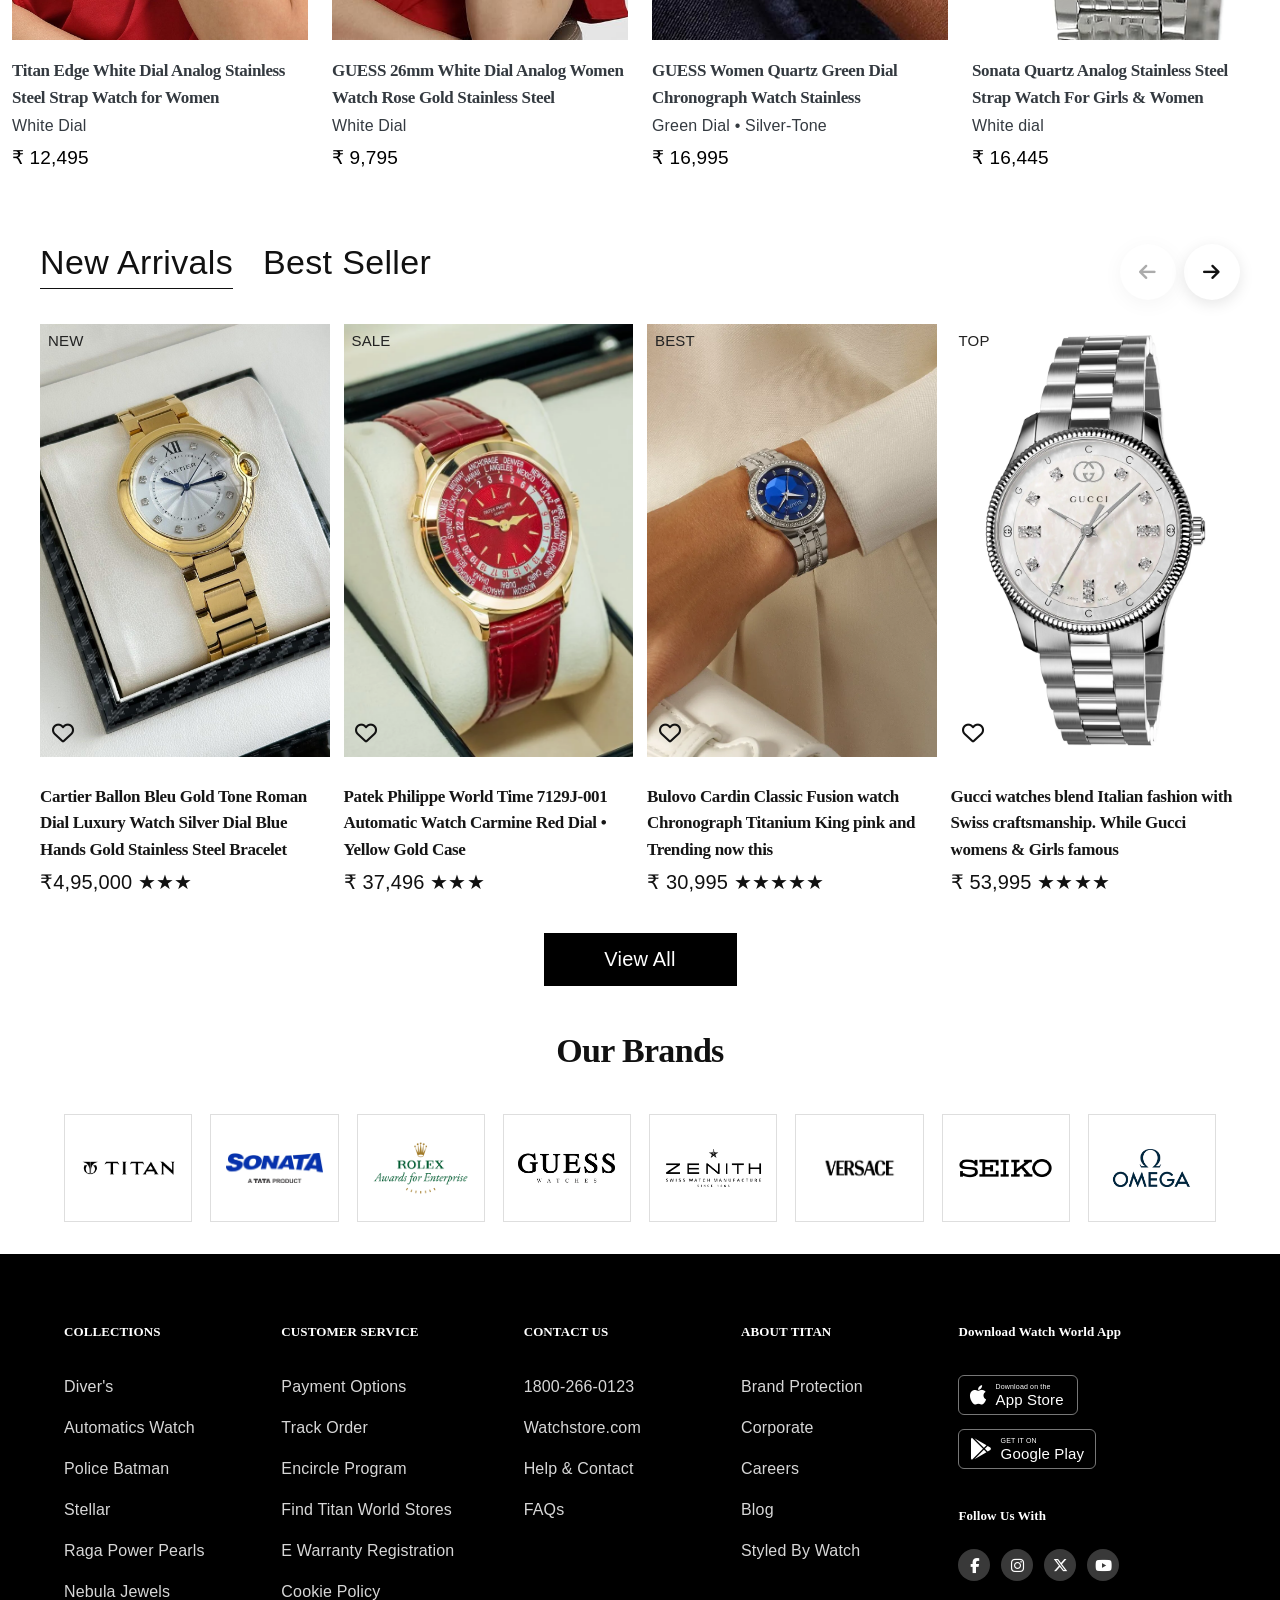
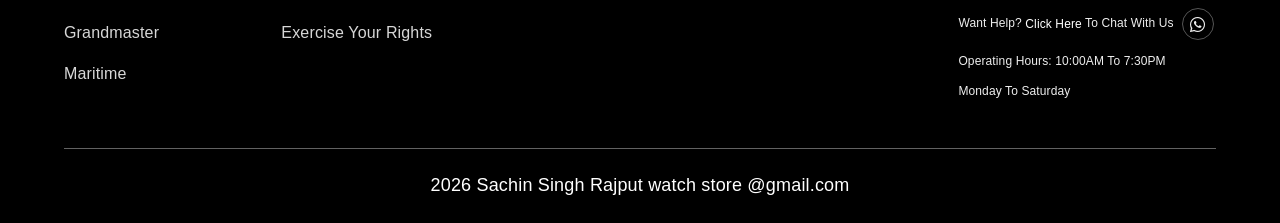
<file: women.html>
<!DOCTYPE html>
<html lang="en">

<head>
    <meta charset="UTF-8">
    <meta name="viewport" content="width=device-width, initial-scale=1.0">
    <title>WatchStore</title>

    <!-- Font Awesome Icons -->
    <link rel="stylesheet" href="https://cdnjs.cloudflare.com/ajax/libs/font-awesome/6.5.2/css/all.min.css">


    <!-- CSS -->
    <link rel="stylesheet" href="index.css">

</head>

<body>




    <!-- NAVBAR -->

    <header class="navbar">

        <div class="nav-container">

            <!-- LOGO -->
            <a href="#" class="logo">

                <!-- <div class="logo-icon">
                    <span></span>
                </div>

                <span class="scroll-reveal logo-text">
                  <div class="logo-img">
                     <img src="image-folder/logo-watch.png" alt="">
                  </div>
                </span> -->

                <span class="scroll-reveal logo-text">
                    <div class="logo-img">
                        <img src="image-folder/sachin-logo-one.png" alt="WatchStore Logo">
                    </div>
                </span>

            </a>


            <!-- DESKTOP MENU -->
            <nav class="desktop-nav">

                <a href="index.html" class="nav-link active">
                    HOME
                </a>

                <a href="men.html" class="nav-link">
                    MEN
                </a>

                <a href="women.html" class="nav-link">
                    WOMEN
                </a>

                <a href="couple.html" class="nav-link">
                    COUPLE
                </a>

                <a href="gifting.html" class="nav-link">
                    GIFTING
                </a>

            </nav>


            <!-- RIGHT ICONS -->
            <div class="nav-actions">

                <!-- SEARCH -->
                <button class="icon-btn" data-popup="searchPopup" aria-label="Search">

                    <svg viewBox="0 0 24 24" fill="none" stroke="currentColor">

                        <circle cx="11" cy="11" r="7"></circle>

                        <line x1="16.5" y1="16.5" x2="22" y2="22">
                        </line>

                    </svg>

                </button>


                <!-- CART -->
                <button class="icon-btn cart-button" data-popup="cartPopup" aria-label="Cart">

                    <svg viewBox="0 0 24 24" fill="none" stroke="currentColor">

                        <path d="M3 4h2l2.2 11h10.9l2-8H6">
                        </path>

                        <circle cx="9" cy="19" r="1.5"></circle>

                        <circle cx="17" cy="19" r="1.5"></circle>

                    </svg>

                    <span class="cart-count">0</span>

                </button>


                <!-- PROFILE -->
                <button class="icon-btn" data-popup="profilePopup" aria-label="Profile">

                    <svg viewBox="0 0 24 24" fill="none" stroke="currentColor">

                        <circle cx="12" cy="7" r="4">
                        </circle>

                        <path d="M4 21c0-4.5 3.5-7 8-7s8 2.5 8 7">
                        </path>

                    </svg>

                </button>


                <!-- WISHLIST -->
                <button class="icon-btn" data-popup="wishlistPopup" aria-label="Wishlist">

                    <svg viewBox="0 0 24 24" fill="none" stroke="currentColor">

                        <path
                            d="M20.8 8.7c0 5.5-8.8 10.3-8.8 10.3S3.2 14.2 3.2 8.7C3.2 5.6 5.3 3.5 8 3.5c1.6 0 3.1.8 4 2.1 0.9-1.3 2.4-2.1 4-2.1 2.7 0 4.8 2.1 4.8 5.2z">
                        </path>

                    </svg>

                </button>


                <!-- HAMBURGER -->
                <button class="hamburger" id="hamburger" aria-label="Open menu">

                    <span></span>
                    <span></span>
                    <span></span>

                </button>

            </div>

        </div>

    </header>



    <!-- ================= MOBILE MENU ================= -->

    <div class="mobile-menu" id="mobileMenu">

        <nav>

            <a href="index.html">HOME</a>

            <a href="men.html">MEN</a>

            <a href="women.html">WOMEN</a>

            <a href="couple.html">COUPLE</a>

            <a href="gifting.html">GIFTING</a>

        </nav>

    </div>



    <!-- ================= POPUP OVERLAY ================= -->

    <div class="popup-overlay" id="popupOverlay">
    </div>



    <!-- ================= SEARCH POPUP ================= -->

    <div class="popup" id="searchPopup">

        <div class="popup-header">

            <h3>Search</h3>

            <button class="popup-close">
                ×
            </button>

        </div>

        <div class="search-box">

            <input type="text" placeholder="Search watches...">

            <button>
                Search
            </button>

        </div>

    </div>



    <!-- ================= CART POPUP ================= -->

    <div class="popup" id="cartPopup">

        <div class="popup-header">

            <h3>Your Cart</h3>

            <button class="popup-close">
                ×
            </button>

        </div>

        <div class="empty-popup">

            <div class="popup-big-icon">🛒</div>

            <p>Your cart is empty.</p>

            <button class="popup-main-btn">
                SHOP NOW
            </button>

        </div>

    </div>



    <!-- ================= PROFILE POPUP ================= -->

    <div class="popup" id="profilePopup">

        <div class="popup-header">

            <h3>My Account</h3>

            <button class="popup-close">
                ×
            </button>

        </div>

        <div class="profile-options">

            <button>
                <span>♙</span>
                Login
            </button>

            <button>
                <span>＋</span>
                Create Account
            </button>

            <button>
                <span>⌁</span>
                My Orders
            </button>

        </div>

    </div>



    <!-- ================= WISHLIST POPUP ================= -->

    <div class="popup" id="wishlistPopup">

        <div class="popup-header">

            <h3>Wishlist</h3>

            <button class="popup-close">
                ×
            </button>

        </div>

        <div class="empty-popup">

            <div class="popup-big-icon">♡</div>

            <p>Your wishlist is empty.</p>

            <button class="popup-main-btn">
                EXPLORE WATCHES
            </button>

        </div>

    </div>

    </main>


    <!-- NAVABAR END -->


    <!-- =========================================
     SINGLE BANNER
========================================= -->

    <section class="single-banner">

        <picture>

            <!-- =================================
             LARGE SCREEN
             1600px - 2560px
        ================================== -->
            <source media="(min-width: 1600px)" srcset="image-folder/nakul-img.png">

            <!-- =================================
             LAPTOP
             1025px - 1599px
        ================================== -->
            <source media="(min-width: 1025px)" srcset="image-folder/moment-img.png">

            <!-- =================================
             TABLET
             768px - 1024px
        ================================== -->
            <source media="(min-width: 768px)" srcset="image-folder/white-girls.png">

            <!-- =================================
             PHONE
             320px - 767px
        ================================== -->
            <source media="(min-width: 320px)" srcset="image-folder/womens-banner.png">

            <!-- Fallback -->
            <img src="image-folder/fallback-women.png" alt="">

        </picture>

    </section>





    <section class="our-features-section scroll-reveal">

        <div class="our-features-heading">
            <h2>OUR FEATURES</h2>
            <span></span>
        </div>

    </section>



    <!-- CATEGORY FEATURED START -->




    <section class="category-featured mt-5 scroll-reveal">

        <!-- Heading -->
        <!-- <div class="featured-heading">
        <h2>CATEGORY FEATURED</h2>
    </div> -->


        <!-- Features -->
        <div class="featured-box">

            <!-- Feature 1 -->
            <div class="scroll-reveal feature-item">
                <div class=" feature-icon">
                    <i class="fa-regular fa-clock"></i>
                </div>

                <h3>Premium Watches</h3>
                <p>Latest stylish collection.</p>
            </div>


            <!-- Feature 2 -->
            <div class="scroll-reveal feature-item">
                <div class="feature-icon">
                    <i class="fa-solid fa-truck-fast"></i>
                </div>

                <h3>Fast Delivery</h3>
                <p>Quick shipping.</p>
            </div>


            <!-- Feature 3 -->
            <div class="scroll-reveal feature-item">
                <div class="feature-icon">
                    <i class="fa-solid fa-shield-heart"></i>
                </div>

                <h3>Secure Payment</h3>
                <p>100% safe checkout.</p>
            </div>


            <!-- Feature 4 -->
            <div class="scroll-reveal feature-item">
                <div class="scroll-reveal feature-icon">
                    <i class="fa-solid fa-rotate-left"></i>
                </div>

                <h3>Easy Return</h3>
                <p>Hassle-free returns.</p>
            </div>


            <!-- Feature 5 -->
            <div class="scroll-reveal feature-item support-item">
                <div class="scroll-reveal feature-icon">
                    <i class="fa-solid fa-headset"></i>
                </div>

                <h3>24/7 Support</h3>
                <p>Always here to help.</p>
            </div>

        </div>

    </section>

    <!-- CATEGORY FEATURED END -->




    <!-- ================= NEW ARRIVALS START ================= -->




    <section class="new-arrivals-section scroll-reveal">

        <div class="our-features-heading scroll-reveal">
            <h2>WOMENS WATCHES</h2>
            <span></span>
        </div>

        <div class="product-carousel-wrapper">

            <!-- LEFT ARROW -->
            <button class="product-arrow product-prev">
                <i class="fa-solid fa-chevron-left"></i>
            </button>


            <!-- CAROUSEL VIEWPORT -->
            <div class="product-carousel-viewport">

                <!-- CAROUSEL TRACK -->
                <div class="product-carousel-track">


                    <!-- PRODUCT 1 -->
                    <div class="product-card">

                        <div class="product-image">

                            <span class="product-badge">
                                SALE
                            </span>

                            <button class="product-bag">
                                <i class="fa-solid fa-bag-shopping"></i>
                            </button>

                            <img class="main-image" src="image-folder/women-one.jpg" alt="Watch">

                            <img class="hover-image" src="image-folder/women-two.jpg" alt="Watch">


                        </div>

                        <h3>Titan Edge White Dial Analog Stainless Steel Strap Watch for Women</h3>

                        <p class="product-subtitle">
                            White Dial
                        </p>

                        <div class="product-bottom">

                            <span class="product-price">
                                ₹ 12,495
                            </span>

                            <span class="product-stars">
                                <!-- ★ ★ -->
                            </span>

                        </div>

                    </div>


                    <!-- PRODUCT 2 -->
                    <div class="product-card">

                        <div class="product-image">

                            <span class="product-badge">
                                Out off stcok
                            </span>

                            <button class="product-bag">
                                <i class="fa-solid fa-bag-shopping"></i>
                            </button>

                            <img class="main-image" src="image-folder/women-three.jpg" alt="Watch">

                            <img class="hover-image" src="image-folder/women-four.jpg" alt="Watch">

                        </div>

                        <h3>GUESS 26mm White Dial Analog Women Watch
                            Rose Gold Stainless Steel</h3>

                        <p class="product-subtitle">
                            White Dial
                        </p>

                        <div class="product-bottom">

                            <span class="product-price">
                                ₹ 9,795
                            </span>

                            <span class="product-stars">
                                <!-- ★ ★ -->
                            </span>

                        </div>

                    </div>


                    <!-- PRODUCT 3 -->
                    <div class="product-card">

                        <div class="product-image">

                            <span class="product-badge">
                                Sale
                            </span>

                            <button class="product-bag">
                                <i class="fa-solid fa-bag-shopping"></i>
                            </button>

                            <img class="main-image" src="image-folder/women-five.jpg" alt="Watch">

                            <img class="hover-image" src="image-folder/women-six.jpg" alt="Watch">

                        </div>

                        <h3>GUESS Women Quartz Green Dial Chronograph Watch Stainless</h3>


                        <p class="product-subtitle">
                            Green Dial • Silver-Tone
                        </p>

                        <div class="product-bottom">

                            <span class="product-price">
                                ₹ 16,995
                            </span>

                            <span class="product-stars">
                                <!-- ★ ★ -->
                            </span>

                        </div>

                    </div>


                    <!-- PRODUCT 4 -->
                    <div class="product-card">

                        <div class="product-image">

                            <span class="product-badge">
                                New Arrival
                            </span>

                            <button class="product-bag">
                                <i class="fa-solid fa-bag-shopping"></i>
                            </button>

                            <img class="main-image" src="image-folder/women-seven.jpg" alt="Watch">

                            <img class="hover-image" src="image-folder/women-eight.jpg" alt="Watch">

                        </div>

                        <h3>Sonata Quartz Analog Stainless Steel Strap Watch For Girls & Women</h3>

                        <p class="product-subtitle">
                            White dial
                        </p>

                        <div class="product-bottom">

                            <span class="product-price">
                                ₹ 16,445
                            </span>

                            <span class="product-stars">
                                <!-- ★ ★ -->
                            </span>

                        </div>

                    </div>


                    <!-- PRODUCT 5 -->
                    <div class="product-card">

                        <div class="product-image">

                            <span class="product-badge">
                                Best Seller
                            </span>

                            <button class="product-bag">
                                <i class="fa-solid fa-bag-shopping"></i>
                            </button>

                            <img class="main-image" src="image-folder/women-nine.webp" alt="Watch">

                            <img class="hover-image" src="image-folder/women-ten.webp" alt="Watch">

                        </div>

                        <h3>Seiko 5 Sports SKX Series Automatic Watch For Womens & mens</h3>

                        <p class="product-subtitle">
                            Green dial
                        </p>

                        <div class="product-bottom">

                            <span class="product-price">
                                ₹ 29,000.00
                            </span>

                            <span class="product-stars">
                                <!-- ★ ★ -->
                            </span>

                        </div>

                    </div>


                    <!-- PRODUCT 6 -->
                    <div class="product-card">

                        <div class="product-image">

                            <span class="product-badge">
                                Exclusive
                            </span>

                            <button class="product-bag">
                                <i class="fa-solid fa-bag-shopping"></i>
                            </button>

                            <img class="main-image" src="image-folder/women-eleven.webp" alt="Watch">

                            <img class="hover-image" src="image-folder/women-twelve.webp" alt="Watch">

                        </div>

                        <h3>Sylvi Professional Edge Analog Watch for Men & womenns </h3>

                        <p class="product-subtitle">
                            Red Dial • Stainless Strap
                        </p>

                        <div class="product-bottom">

                            <span class="product-price">
                                ₹ 2,199
                            </span>

                            <span class="product-stars">
                                <!-- ★ ★ -->
                            </span>

                        </div>

                    </div>


                    <!-- PRODUCT 7 -->
                    <div class="product-card">

                        <div class="product-image">

                            <span class="product-badge">
                                Just Arrived
                            </span>

                            <button class="product-bag">
                                <i class="fa-solid fa-bag-shopping"></i>
                            </button>

                            <img class="main-image" src="image-folder/women-thirty.webp" alt="Watch">

                            <img class="hover-image" src="image-folder/women-fourtyen.webp" alt="Watch">
                        </div>

                        <h3>Rolex Vintage Gold Textured Dial Ladies Watch For mens & womens</h3>

                        <p class="product-subtitle">
                            Gold Dial Golden Stainless
                        </p>

                        <div class="product-bottom">

                            <span class="product-price">
                                ₹ 3,85,000
                            </span>

                            <span class="product-stars">
                                <!-- ★ ★ -->
                            </span>

                        </div>

                    </div>


                    <!-- PRODUCT 8 -->
                    <div class="product-card">

                        <div class="product-image">

                            <span class="product-badge">
                                Hot Deal
                            </span>

                            <button class="product-bag">
                                <i class="fa-solid fa-bag-shopping"></i>
                            </button>

                            <img class="main-image" src="image-folder/women-fiftyen.jpg" alt="Watch">


                            <img class="hover-image" src="image-folder/women-sixtyen.jpg" alt="Watch">

                        </div>

                        <h3>Omega Seamaster Aqua Rose Gold Automatic Watch for womens and mens</h3>

                        <p class="product-subtitle">
                            Rose Gold Dial
                        </p>

                        <div class="product-bottom">

                            <span class="product-price">
                                ₹ 6,75,000
                            </span>

                            <span class="product-stars">
                                <!-- ★ ★ -->
                            </span>

                        </div>

                    </div>


                    <!-- PRODUCT 9 -->
                    <div class="product-card">

                        <div class="product-image">

                            <span class="product-badge">
                                Trending Now
                            </span>

                            <button class="product-bag">
                                <i class="fa-solid fa-bag-shopping"></i>
                            </button>

                            <img class="main-image" src="image-folder/women-seventeen.jpg" alt="Watch">

                            <img class="hover-image" src="image-folder/women-eightyen.jpg" alt="Watch">

                        </div>

                        <h3>Zenith Defy Skyline 36 Diamond Blue Dial Automatic Watch mens & womens</h3>

                        <p class="product-subtitle">
                            Blue Starry Dial
                        </p>

                        <div class="product-bottom">

                            <span class="product-price">
                                ₹ 11,95,000
                            </span>

                            <span class="product-stars">
                                <!-- ★ ★ -->
                            </span>

                        </div>

                    </div>


                    <!-- PRODUCT 10 -->
                    <div class="product-card">

                        <div class="product-image">

                            <span class="product-badge">
                                Just Arrived
                            </span>

                            <button class="product-bag">
                                <i class="fa-solid fa-bag-shopping"></i>
                            </button>

                            <img class="main-image" src="image-folder/women-nintyen.avif" alt="Watch">

                            <img class="hover-image" src="image-folder/women-twenty.avif" alt="Watch">

                        </div>

                        <h3>Versace Greca Green Dial Two-Tone Luxury Watch Green Sunray Dial</h3>



                        <p class="product-subtitle">
                            Green Sunray Dial
                        </p>

                        <div class="product-bottom">

                            <span class="product-price">
                                ₹ 1,85,000
                            </span>

                            <span class="product-stars">
                                <!-- ★ ★ -->
                            </span>

                        </div>

                    </div>


                    <!-- PRODUCT 11 -->
                    <div class="product-card">

                        <div class="product-image">

                            <span class="product-badge">
                                Coming Soon
                            </span>

                            <button class="product-bag">
                                <i class="fa-solid fa-bag-shopping"></i>
                            </button>

                            <img class="main-image" src="image-folder/women-twentyone.jpg" alt="Watch">

                            <img class="hover-image" src="image-folder/women-twenty-two.jpg" alt="Watch">

                        </div>

                        <h3>Seiko Classic White Roman Dial Two-Tone Watch</h3>

                        <p class="product-subtitle">
                            White Roman Dial
                        </p>

                        <div class="product-bottom">

                            <span class="product-price">
                                ₹ 18,500
                            </span>

                            <span class="product-stars">
                                <!-- ★ ★ -->
                            </span>

                        </div>

                    </div>


                    <!-- PRODUCT 12 -->
                    <div class="product-card">

                        <div class="product-image">

                            <span class="product-badge">
                                old Out </span>

                            </span>

                            <button class="product-bag">
                                <i class="fa-solid fa-bag-shopping"></i>
                            </button>


                            <img class="main-image" src="image-folder/women-twentythree.jpg" alt="Watch">

                            <img class="hover-image" src="image-folder/women-twentyfour.jpg" alt="Watch">


                        </div>

                        <h3>GUESS Women’s Rose Gold Crystal Analog Watch womens & girls</h3>

                        <p class="product-subtitle">
                            White Dial
                        </p>

                        <div class="product-bottom">

                            <span class="product-price">
                                ₹ 14,995
                            </span>

                            <span class="product-stars">
                                <!-- ★ ★ -->
                            </span>

                        </div>

                    </div>


                </div>
                <!-- CAROUSEL TRACK END -->

            </div>
            <!-- CAROUSEL VIEWPORT END -->


            <!-- RIGHT ARROW -->
            <button class="product-arrow product-next">
                <i class="fa-solid fa-chevron-right"></i>
            </button>

        </div>
        <!-- CAROUSEL WRAPPER END -->


    </section>


    <!-- NEW ARRIVALS BEST SELLER START -->


    <section class="watch-product-section">

        <div class="watch-product-top">

            <!-- Tabs -->
            <div class="watch-product-tabs">
                <button class=" scroll-reveal watch-tab active" data-tab="newArrivals">
                    New Arrivals
                </button>

                <button class=" scroll-reveal watch-tab" data-tab="bestSeller">
                    Best Seller
                </button>
            </div>

            <!-- Arrows -->
            <div class="watch-slider-arrows">
                <button class="watch-arrow watch-prev" aria-label="Previous">
                    <i class="fa-solid fa-arrow-left"></i>
                </button>

                <button class="watch-arrow watch-next" aria-label="Next">
                    <i class="fa-solid fa-arrow-right"></i>
                </button>
            </div>

        </div>


        <!-- ================= NEW ARRIVALS ================= -->
        <div class="watch-tab-content active" id="newArrivals">

            <div class="watch-slider-wrapper">
                <div class="watch-slider-track">

                    <!-- Product 1 -->
                    <div class="watch-product-card">

                        <div class="watch-product-image">

                            <span class="watch-product-label">
                                NEW
                            </span>

                            <button class="watch-wishlist">
                                <i class="fa-regular fa-heart"></i>
                            </button>

                            <img class="watch-img-main" src="image-folder/women-twenty-five.jpg" alt="Timex Watch">

                            <img class="watch-img-hover" src="image-folder/women-twentysix.jpg" alt="Timex Watch">

                        </div>

                        <div class="watch-product-info">

                            <h3>
                                Cartier Ballon Bleu Gold Tone Roman Dial Luxury Watch
                                Silver Dial Blue Hands Gold Stainless Steel Bracelet
                            </h3>

                            <div class="watch-price">
                                ₹4,95,000 <span>★★★</span>
                            </div>



                        </div>

                    </div>


                    <!-- Product 2 -->
                    <div class="watch-product-card">

                        <div class="watch-product-image">

                            <span class="watch-product-label">
                                SALE
                            </span>

                            <button class="watch-wishlist">
                                <i class="fa-regular fa-heart"></i>
                            </button>

                            <img class="watch-img-main" src="image-folder/women-twenty-seven.webp" alt="Guess Watch">

                            <img class="watch-img-hover" src="image-folder/women-twenty-eight.jpg" alt="Guess Watch">

                        </div>

                        <div class="watch-product-info">

                            <h3>
                                Patek Philippe World Time 7129J-001 Automatic Watch
                                Carmine Red Dial • Yellow Gold Case
                            </h3>

                            <div class="watch-price-row">
                                <span class="watch-price">
                                    ₹ 37,496 <span>★★★</span>
                                </span>

                                <span class="watch-old-price">
                                    <!-- ₹ 14,995 -->
                                </span>

                                <span class="watch-discount">
                                    <!-- 30% OFF -->
                                </span>
                            </div>

                        </div>

                    </div>


                    <!-- Product 3 -->
                    <div class="watch-product-card">

                        <div class="watch-product-image">

                            <span class="watch-product-label">
                                BEST
                            </span>

                            <button class="watch-wishlist">
                                <i class="fa-regular fa-heart"></i>
                            </button>

                            <img class="watch-img-main" src="image-folder/women-twenty-nine.webp"
                                alt="Guess Grey Watch">

                            <img class="watch-img-hover" src="image-folder/women-thirty-30.webp" alt="Guess Grey Watch">

                        </div>

                        <div class="watch-product-info">

                            <h3>
                                Bulovo Cardin
                                Classic Fusion watch Chronograph Titanium King pink and Trending now this 
                            </h3>

                            <div class="watch-price">
                                ₹ 30,995 <span>★★★★★</span>
                            </div>

                        </div>

                    </div>


                    <!-- Product 4 -->
                    <div class="watch-product-card">

                        <div class="watch-product-image">

                            <span class="watch-product-label">
                                TOP
                            </span>

                            <button class="watch-wishlist">
                                <i class="fa-regular fa-heart"></i>
                            </button>

                            <img class="watch-img-main" src="image-folder/women-thirty-one.webp" alt="Timex NASA Watch">


                            <img class="watch-img-hover" src="image-folder/women-thirty-two.webp"
                                alt="Timex NASA Watch">

                        </div>

                        <div class="watch-product-info">

                            <h3>
                                Gucci watches blend Italian fashion with Swiss craftsmanship. While Gucci womens & Girls famous
                            </h3>

                            <div class="watch-price">
                                ₹ 53,995 <span>★★★★</span>
                            </div>

                            <div class="watch-review">
                                <span class="watch-stars">

                                </span>
                                <span></span>
                            </div>

                        </div>

                    </div>


                    <!-- Product 5 -->
                    <div class="watch-product-card">

                        <div class="watch-product-image">

                            <span class="watch-product-label">
                                DEAL
                            </span>

                            <button class="watch-wishlist">
                                <i class="fa-regular fa-heart"></i>
                            </button>

                            <img class="watch-img-main" src="image-folder/women-thirty-three.webp" alt="Luxury Watch">

                            <img class="watch-img-hover" src="image-folder/women-thirty-four.webp" alt="Luxury Watch">
                        </div>

                        <div class="watch-product-info">

                            <h3>
                                Timex womens & mens green dial watches are highly popular timepieces that beautifully blend
                            </h3>

                            <div class="watch-price">
                                ₹ 10,995 <span>★★★★</span>
                            </div>

                        </div>

                    </div>

                </div>
            </div>

        </div>


        <!-- ================= BEST SELLER ================= -->
        <div class="watch-tab-content" id="bestSeller">

            <div class="watch-slider-wrapper">
                <div class="watch-slider-track">

                    <!-- Product 1 -->
                    <!-- Product 2 -->
                    <div class="watch-product-card">

                        <div class="watch-product-image">

                            <span class="watch-product-label">
                                ICON
                            </span>

                            <button class="watch-wishlist">
                                <i class="fa-regular fa-heart"></i>
                            </button>

                            <img class="watch-img-main" src="image-folder/women-thirty-five.webp"
                                alt="Best Seller Watch">

                            <img class="watch-img-hover" src="image-folder/women-thirty-six.webp"
                                alt="Best Seller Watch">

                        </div>

                        <div class="watch-product-info">

                            <h3>
                                Seiko offers a wide range of elegant and durable women's & Girls watches
                            </h3>

                            <div class="watch-price">
                               ₹ 27,720 
                            </div>
                            <div class="watch-review">
                                <span class="watch-stars">
                                    ★★★
                                </span>
                                <span>300 reviews</span>
                            </div>
                        </div>

                    </div>


                    <!-- Product 2 -->
                     <div class="watch-product-card">

                        <div class="watch-product-image">

                            <span class="watch-product-label">
                                SALE
                            </span>

                            <button class="watch-wishlist">
                                <i class="fa-regular fa-heart"></i>
                            </button>

                            <img class="watch-img-main" src="image-folder/women-thirty-seven.webp"
                                alt="Best Seller Watch">

                            <img class="watch-img-hover" src="image-folder/women-thirty-eight.webp" alt="Best Seller Watch">

                        </div>

                        <div class="watch-product-info">

                            <h3>
                                Rado women's & menswatches apne unique high-tech ceramic material,
                            </h3>

                            <div class="watch-price">
                                ₹ 90,000
                            </div>

                            <div class="watch-review">
                                <span class="watch-stars">
                                    ★★★★★
                                </span>
                                <span>500 reviews</span>
                            </div>

                        </div>

                    </div>

                    <!-- Product 3 -->
                    <div class="watch-product-card">

                        <div class="watch-product-image">

                            <span class="watch-product-label">
                                HOT
                            </span>

                            <button class="watch-wishlist">
                                <i class="fa-regular fa-heart"></i>
                            </button>

                            <img class="watch-img-main" src="image-folder/women-thirty-nine.webp"
                                alt="Best Seller Watch">

                            <img class="watch-img-hover" src="image-folder/women-fourty.webp" alt="Best Seller Watch">

                        </div>

                        <div class="watch-product-info">

                            <h3>
                                Maxima Athena Collection Multifunction Analog Watch For Women
                            </h3>

                            <div class="watch-price">
                                ₹ 20,495
                            </div>

                            <div class="watch-review">
                                <span class="watch-stars">
                                    ★★
                                </span>
                                <span>100 reviews</span>
                            </div>

                        </div>

                    </div>


                    <!-- Product 4 -->
                    <div class="watch-product-card">

                        <div class="watch-product-image">

                            <span class="watch-product-label">
                                LUXE
                            </span>

                            <button class="watch-wishlist">
                                <i class="fa-regular fa-heart"></i>
                            </button>

                            <img class="watch-img-main" src="image-folder/women-fourty-one.jpg" alt="Best Seller Watch">

                            <img class="watch-img-hover" src="image-folder/women-fourty-two.jpg"
                                alt="Best Seller Watch">

                        </div>

                        <div class="watch-product-info">

                            <h3>
                                Tudor Automatic Black Dial
                                Womens & Girls Watch waterproof
                            </h3>

                            <div class="watch-price-row">

                                <span class="watch-price">
                                    ₹ 18,995
                                </span>

                                <span class="watch-old-price">
                                    ₹ 22,995
                                </span>

                                <span class="watch-discount">
                                    20% OFF
                                </span>
                                <div class="watch-review">
                                    <span class="watch-stars">
                                        ★★★
                                    </span>
                                    <span>200 reviews</span>
                                </div>
                            </div>

                        </div>

                    </div>


                    <!-- Product 5 -->
                    <div class="watch-product-card">

                        <div class="watch-product-image">

                            <span class="watch-product-label">
                                Sale
                            </span>

                            <button class="watch-wishlist">
                                <i class="fa-regular fa-heart"></i>
                            </button>

                            <img class="watch-img-main" src="image-folder/women-fourty-three.webp"
                                alt="Best Seller Watch">

                            <img class="watch-img-hover" src="image-folder/women-fourty-four.webp"
                                alt="Best Seller Watch">

                        </div>

                        <div class="watch-product-info">

                            <h3>
                                Lavie Automatic Black Dial
                                Womens & girls Watch gurantee
                            </h3>

                            <div class="watch-price-row">

                                <span class="watch-price">
                                    ₹ 18,995
                                </span>

                                <span class="watch-old-price">
                                    ₹ 22,995
                                </span>

                                <span class="watch-discount">
                                    20% OFF
                                </span>
                                <div class="watch-review">
                                    <span class="watch-stars">
                                        ★★★★★
                                    </span>
                                    <span>500 reviews</span>
                                </div>
                            </div>

                        </div>

                    </div>
                </div>
            </div>

        </div>


        <!-- View All -->
        <div class="watch-view-all-box scroll-reveal">
            <a href="#" class="watch-view-all">
                View All
            </a>
        </div>

    </section>

    <!-- NEW ARRIVALS BEST SELLER END -->






    <!-- OUR BRAND START -->
    <!-- =========================================
     OUR BRANDS
========================================= -->

    <section class="our-brands-section">

        <div class="our-brands-heading">
            <h2 class="scroll-reveal">Our Brands</h2>
        </div>


        <div class="brands-slider">

            <div class="brands-track">

                <!-- 1 -->
                <div class="brand-box">
                    <img src="image-folder/titan-img.png" alt="Titan">
                </div>

                <!-- 2 -->
                <div class="brand-box">
                    <img src="image-folder/sonata-brand.webp" alt="Sonata">
                </div>

                <!-- 3 -->
                <div class="brand-box">
                    <img src="image-folder/rolex-one.webp" alt="Rolex">
                </div>

                <!-- 4 -->
                <div class="brand-box">
                    <img src="image-folder/guess-img.png" alt="Guess">
                </div>

                <!-- 5 -->
                <div class="brand-box">
                    <img src="image-folder/zenith-img.png" alt="Zenith">
                </div>

                <!-- 6 -->
                <div class="brand-box">
                    <img src="image-folder/versace-img.png" alt="Versace">
                </div>

                <!-- 7 -->
                <div class="brand-box">
                    <img src="image-folder/seikko-img.png" alt="Seiko">
                </div>

                <!-- 8 -->

                <!-- <div class="brand-box">
                    <img src="https://www.helioswatchstore.com/on/demandware.static/-/Library-Sites-HeliosSharedLibrary/default/dwecbefab1/images/homepage/brandLogos/anneklein-logo_1.jpg" alt="Timeless">
                </div> -->

                <!-- 9 -->
                <div class="brand-box">
                    <img src="image-folder/omega-second.png" alt="Fossil">
                </div>

                <!-- 10 -->
                <div class="brand-box">
                    <img src="image-folder/hublot-img.png" alt="Casio">
                </div>


                <!-- DUPLICATE FOR SEAMLESS LOOP -->

                <div class="brand-box">
                    <img src="image-folder/titan-img.png" alt="Titan">
                </div>

                <div class="brand-box">
                    <img src="image-folder/sonata-img.webp" alt="Sonata">
                </div>

                <div class="brand-box">
                    <img src="image-folder/rolex-award.webp" alt="Rolex">
                </div>

                <div class="brand-box">
                    <img src="image-folder/guess-brand.png" alt="Guess">
                </div>

                <div class="brand-box">
                    <img src="image-folder/zenith-brand.png" alt="Zenith">
                </div>

                <div class="brand-box">
                    <img src="image-folder/versace-imgg.png" alt="Versace">
                </div>

                <div class="brand-box">
                    <img src="image-folder/seiko-brand.png" alt="Seiko">
                </div>

                <!-- <div class="brand-box">
                    <img src="https://www.helioswatchstore.com/on/demandware.static/-/Library-Sites-HeliosSharedLibrary/default/dwecbefab1/images/homepage/brandLogos/anneklein-logo_1.jpg" alt="Timeless">
                </div> -->

                <div class="brand-box">
                    <img src="image-folder/omega-second.png" alt="Fossil">
                </div>

                <div class="brand-box">
                    <img src="image-folder/hublot-brand.png" alt="Casio">
                </div>

            </div>

        </div>

    </section>



    <!-- OUR BRAND END -->







    <!-- FOOTER START -->
    <!-- ===================== FOOTER START ===================== -->

    <footer class="sachin-footer">

        <div class="sachin-footer-container">

            <!-- COLUMN 1 -->
            <div class="sachin-footer-column">
                <h3 class="scroll-reveal">COLLECTIONS</h3>

                <a class="scroll-reveal" href="#">Diver's</a>
                <a class="scroll-reveal" href="#">Automatics Watch</a>
                <a class="scroll-reveal" href="#">Police Batman</a>
                <a class="scroll-reveal" href="#">Stellar</a>
                <a class="scroll-reveal" href="#">Raga Power Pearls</a>
                <a class="scroll-reveal" href="#">Nebula Jewels</a>
                <a class="scroll-reveal" href="#">Grandmaster</a>
                <a class="scroll-reveal" href="#">Maritime</a>
            </div>


            <!-- COLUMN 2 -->
            <div class="sachin-footer-column">
                <h3 class="scroll-reveal">CUSTOMER SERVICE</h3>

                <a class="scroll-reveal" href="#">Payment Options</a>
                <a class="scroll-reveal" href="#">Track Order</a>
                <a class="scroll-reveal" href="#">Encircle Program</a>
                <a class="scroll-reveal" href="#">Find Titan World Stores</a>
                <a class="scroll-reveal" href="#">E Warranty Registration</a>
                <a class="scroll-reveal" href="#">Cookie Policy</a>
                <a class="scroll-reveal" href="#">Exercise Your Rights</a>
            </div>


            <!-- COLUMN 3 -->
            <div class="sachin-footer-column">
                <h3 class="scroll-reveal">CONTACT US</h3>

                <a class="scroll-reveal" href="tel:18002660123">1800-266-0123</a>
                <a class="scroll-reveal" href="mailto:customercare@titan.co.in">
                    Watchstore.com
                </a>
                <a class="scroll-reveal" href="#">Help &amp; Contact</a>
                <a class="scroll-reveal" href="#">FAQs</a>
            </div>


            <!-- COLUMN 4 -->
            <div class="sachin-footer-column">
                <h3 class="scroll-reveal">ABOUT TITAN</h3>

                <a class="scroll-reveal" href="#">Brand Protection</a>
                <a class="scroll-reveal" href="#">Corporate</a>
                <a class="scroll-reveal" href="#">Careers</a>
                <a class="scroll-reveal" href="#">Blog</a>
                <a class="scroll-reveal" href="#">Styled By Watch</a>
            </div>


            <!-- COLUMN 5 -->
            <div class="sachin-footer-extra">

                <h3 class="scroll-reveal">Download Watch World App</h3>

                <div class="sachin-app-buttons">

                    <a href="#" class="sachin-app-btn">
                        <i class="fa-brands fa-apple"></i>

                        <span>
                            <small>Download on the</small>
                            App Store
                        </span>
                    </a>


                    <a href="#" class="sachin-app-btn">
                        <i class="fa-brands fa-google-play"></i>

                        <span>
                            <small>GET IT ON</small>
                            Google Play
                        </span>
                    </a>

                </div>


                <!-- SOCIAL -->
                <h3 class="scroll-reveal sachin-social-title">Follow Us With</h3>

                <div class="scroll-reveal sachin-social-icons">

                    <a href="#" aria-label="Facebook">
                        <i class="fa-brands fa-facebook-f"></i>
                    </a>

                    <a href="#" aria-label="Instagram">
                        <i class="fa-brands fa-instagram"></i>
                    </a>

                    <a href="#" aria-label="X">
                        <i class="fa-brands fa-x-twitter"></i>
                    </a>

                    <a href="#" aria-label="YouTube">
                        <i class="fa-brands fa-youtube"></i>
                    </a>

                </div>


                <!-- HELP -->
                <div class="sachin-footer-help">

                    <p class="scroll-reveal">
                        Want Help?
                        <a href="#">Click Here</a>
                        To Chat With Us
                        <span class="sachin-whatsapp">
                            <i class="fa-brands fa-whatsapp"></i>
                        </span>
                    </p>

                    <p class="scroll-reveal">
                        Operating Hours: 10:00AM To 7:30PM
                    </p>

                    <p class="scroll-reveal">
                        Monday To Saturday
                    </p>

                </div>

            </div>

        </div>


        <!-- FOOTER LINE -->
        <div class="sachin-footer-line"></div>


        <!-- COPYRIGHT -->
        <div class="scroll-reveal sachin-copyright">
            <a class="copyright" href="https://www.instagram.com/star_sachin_rajput?stkn=MXFvcHB3MWo0ODF6Yg=="> 2026
                Sachin Singh Rajput watch store @gmail.com </a>
        </div>

    </footer>

    <!-- ===================== FOOTER END ===================== -->
    <!-- FOOTER END -->



    <!-- JAVASCRIPT -->
    <script src="index.js"></script>

</body>

</html>
</file>
<file: index.css>
* {
    margin: 0;
    padding: 0;
    box-sizing: border-box;
}

html {
    scroll-behavior: smooth;
}

body {
    /* font-family: Arial, Helvetica, sans-serif; */
    color: #111;
    background: #fff;
    overflow-x: hidden;
}

/* Headings (Hero title, section headers) */
h1, h2, h3, .logo-text {
  font-family: 'Playfair Display', Georgia, serif;
  letter-spacing: -0.02em;
}

/* Paragraphs, descriptions, navigation links */
body, p, a, button {
  font-family: 'Inter', -apple-system, BlinkMacSystemFont, sans-serif;
  letter-spacing: 0.01em;
}

/* Pro tip for subheadings/navigation labels */
.nav-links, .section-subtitle {
  text-transform: uppercase;
  letter-spacing: 0.15em; /* Gives an elevated luxury feel */
}

/* =========================================
   NAVBAR
========================================= */

.navbar {
    position: fixed;
    top: 0;
    left: 0;
    width: 100%;
    height: 72px;
    background: #f8f7f6;
    z-index: 9999;
    border-bottom: 1px solid rgba(0, 0, 0, 0.03);
}


/* =========================================
   NAV CONTAINER
========================================= */

.nav-container {
    width: 100%;
    max-width: 2560px;
    height: 100%;
    margin: auto;
    padding-left: clamp(18px, 6vw, 95px);
    padding-right: clamp(18px, 6vw, 95px);
    display: grid;
    grid-template-columns: 1fr auto 1fr;
    align-items: center;
}


/* =========================================
   LOGO
========================================= */

.logo {
    display: flex;
    align-items: center;
    gap: 12px;
    text-decoration: none;
    color: #111;
    width: max-content;
}


.logo-icon {
    width: 30px;
    height: 34px;
    position: relative;
    display: flex;
    align-items: center;
    justify-content: center;
}

/* responisve logo */
  
.logo-img img{
    height: 65px;
    /* width: 80%; */
    object-fit: cover;
}
@media (max-width: 320px) {
    .logo-img img{
        height: 50px;
        /* margin-top: 8px; */
    }
}
/* responisve logo end */

 


.logo-icon::before {
    content: "";
    position: absolute;
    width: 21px;
    height: 27px;
    border: 2px solid #8ca9c4;
    border-radius: 4px;
    top: 3px;
    left: 5px;
}

.logo-icon::after {
    content: "";
    position: absolute;
    width: 19px;
    height: 19px;
    border-radius: 50%;
    background: linear-gradient(
    135deg,
     #6948b7,
     #263e91
    );
    left: 0;
    top: 6px;
}

.logo-icon span {
    position: relative;
    z-index: 2;
    color: white;
    font-size: 15px;
    transform: translateX(-5px);
}

.logo-text {
    /* font-family: Georgia, "Times New Roman", serif; */
    font-size: clamp(24px, 2vw, 31px);
    /* font-weight: 400; */
    letter-spacing: 0.3px;
}


/* =========================================
   DESKTOP MENU
========================================= */

.desktop-nav {
    display: flex;
    align-items: center;
    justify-content: center;
    gap: clamp(25px, 2.5vw, 38px);
}

.nav-link {
    position: relative;
    display: inline-block;
    color: #111;
    text-decoration: none;
    font-size: 14px;
    /* font-weight: 500; */
    letter-spacing: 0.2px;
    padding: 28px 0;
}


/* =========================================
   UNDERLINE ANIMATION
========================================= */

.nav-link::after {
    content: "";
    position: absolute;
    left: 0;
    bottom: 18px;
    width: 100%;
    height: 2px;
    background: #111;
    transform: scaleX(0);
    transform-origin: right;
    transition: transform 0.35s ease;
}

.nav-link:hover::after,
.nav-link.active::after {
    transform: scaleX(1);
    transform-origin: left;
}


/* =========================================
   RIGHT ACTIONS
========================================= */

.nav-actions {
    justify-self: end;
    display: flex;
    align-items: center;
    gap: clamp(15px, 1.5vw, 25px);
}


/* =========================================
   ICON BUTTON
========================================= */

.icon-btn {
    position: relative;
    width: 28px;
    height: 42px;
    border: none;
    background: transparent;
    color: #111;
    cursor: pointer;
    display: flex;
    align-items: center;
    justify-content: center;
    transition:
        transform 0.25s ease,
        opacity 0.25s ease;
}


.icon-btn svg {
    width: 24px;
    height: 24px;
    stroke-width: 1.8;
}


/* =========================================
   CART COUNT
========================================= */

.cart-count {
    position: absolute;
    top: 3px;
    right: -7px;
    width: 15px;
    height: 15px;
    display: flex;
    align-items: center;
    justify-content: center;
    background: #111;
    color: white;
    border-radius: 50%;
    font-size: 8px;
}


/* =========================================
   HAMBURGER
========================================= */

.hamburger {
    display: none;
    position: relative;
    width: 42px;
    height: 42px;
    border: none;
    background: transparent;
    cursor: pointer;
}

.hamburger span {
    position: absolute;
    left: 9px;
    width: 24px;
    height: 2px;
    background: #111;
    transition: 0.35s ease;
}

.hamburger span:nth-child(1) {
    top: 12px;
}

.hamburger span:nth-child(2) {
    top: 20px;
}

.hamburger span:nth-child(3) {
    top: 28px;
}

.hamburger.active span:nth-child(1) {
    top: 20px;
    transform: rotate(45deg);
}

.hamburger.active span:nth-child(2) {
    opacity: 0;
}

.hamburger.active span:nth-child(3) {
    top: 20px;
    transform: rotate(-45deg);
}


/* =========================================
   MOBILE MENU
========================================= */

.mobile-menu {
    position: fixed;
    top: 72px;
    left: 0;
    width: 100%;
    height: calc(100vh - 72px);
    background: rgba(248, 247, 246, 0.98);
    backdrop-filter: blur(12px);
    z-index: 9998;
    padding: 30px 25px;
    visibility: hidden;
    opacity: 0;
    transform: translateY(-15px);
    transition:
    opacity 0.35s ease,
    transform 0.35s ease,
    visibility 0.35s ease;
}

.mobile-menu.active {
    visibility: visible;
    opacity: 1;
    transform: translateY(0);
}

.mobile-menu nav {
    display: flex;
    flex-direction: column;
    gap: 5px;
}

.mobile-menu a {
    position: relative;
    width: max-content;
    padding: 15px 0;
    color: #111;
    text-decoration: none;
    font-size: 21px;
    /* font-weight: 500; */
}

.mobile-menu a::after {
    content: "";
    position: absolute;
    left: 0;
    bottom: 7px;
    width: 100%;
    height: 2px;
    background: #111;
    transform: scaleX(0);
    transform-origin: right;
    transition: transform 0.3s ease;
}

.mobile-menu a:hover::after {
    transform: scaleX(1);
    transform-origin: left;
}


/* =========================================
   POPUP OVERLAY
========================================= */

.popup-overlay {
    position: fixed;
    inset: 0;
    background: rgba(0, 0, 0, 0.22);
    /* backdrop-filter: blur(3px); */
    z-index: 10000;
    opacity: 0;
    visibility: hidden;
    transition:
    opacity 0.3s ease,
    visibility 0.3s ease;
}

.popup-overlay.active {
    opacity: 1;
    visibility: visible;
}


/* =========================================
   POPUP
========================================= */

.popup {
    position: fixed;
    top: 88px;
    right: clamp(15px, 5vw, 90px);
    width: min(400px, calc(100vw - 30px));
    padding: 25px;
    background: white;
    border-radius: 16px;
    box-shadow: 0 20px 70px rgba(0, 0, 0, 0.18);
    z-index: 10001;
    opacity: 0;
    visibility: hidden;
    /* transform: translateY(-15px) scale(0.97); */
    transition:
    opacity 0.35s ease,
     transform 0.35s ease,
     visibility 0.35s ease;
}

.popup.active {
    opacity: 1;
    visibility: visible;
    transform: translateY(0) scale(1);
}


/* =========================================
   POPUP HEADER
========================================= */

.popup-header {
    display: flex;
    align-items: center;
    justify-content: space-between;
    margin-bottom: 20px;
}

.popup-header h3 {
    /* font-family: Georgia, "Times New Roman", serif; */
     /* font-weight: 400; */
    font-size: 22px;
   
}

.popup-close {
    width: 34px;
    height: 34px;
    border: none;
    border-radius: 50%;
    background: #f1f1f1;
    font-size: 23px;
    cursor: pointer;
    transition: transform 0.25s ease;
}

.popup-close:hover {
    transform: rotate(90deg);
}


/* =========================================
   SEARCH
========================================= */

.search-box {
    display: flex;
    gap: 8px;
}

.search-box input {
    flex: 1;
    min-width: 0;
    height: 48px;
    padding: 14px 14px;
    border: 1px solid #ddd;
    outline: none;
    border-radius: 8px;
}


.search-box input:focus {
    border-color: #111;
}

.search-box button {
    border: none;
    background: #111;
    color: white;
    padding: 0 18px;
    border-radius: 8px;
    cursor: pointer;
    transition: all 0.3s ease;
}
.search-box button:hover{
     background: rgba(0, 0, 0, 0.797);
     transition: all 0.3s ease;
}



/* =========================================
   EMPTY POPUP
========================================= */

.empty-popup {
    text-align: center;
    padding: 15px 0 5px;
}

.popup-big-icon {
    font-size: 45px;
    margin-bottom: 12px;
}

.empty-popup p {
    color: #777;
    margin-bottom: 20px;
}

.popup-main-btn {
    border: none;
    background: #111;
    color: white;
    padding: 13px 24px;
    border-radius: 7px;
    cursor: pointer;
    font-size: 12px;
    transition: all 0.3s ease;
    letter-spacing: 0.5px;
}

.popup-main-btn:hover{
     background: rgba(0, 0, 0, 0.797);
      transition: all 0.3s ease;
}


/* =========================================
   PROFILE
========================================= */

.profile-options {
    display: flex;
    flex-direction: column;
    gap: 8px;
}

.profile-options button {
    width: 100%;
    display: flex;
    align-items: center;
    gap: 13px;
    padding: 14px;
    background: #f7f7f7;
    border: none;
    border-radius: 8px;
    cursor: pointer;
    text-align: left;
    transition:
     background 0.25s ease,
     transform 0.25s ease;
}

.profile-options button:hover {
    background: #ededed;
    transform: translateX(4px);
}

.profile-options span {
    font-size: 20px;
}


/* =========================================
   DEMO CONTENT
========================================= */

.demo-content {
    min-height: 150vh;
    padding-top: 150px;
    text-align: center;
}

.demo-content h1 {
    /* font-family: Georgia, serif; */
    font-size: clamp(40px, 7vw, 100px);
}

.demo-content p {
    margin-top: 20px;
    color: #777;
}

.demo-space {
    height: 1000px;
}


/* =========================================
   TABLET
========================================= */

@media (max-width: 900px) {

    .nav-container {
        display: flex;
        justify-content: space-between;
    }

    .desktop-nav {
        display: none;
    }

    .hamburger {
        display: block;
    }

}


/* =========================================
   MOBILE
========================================= */

@media (max-width: 600px) {

    .navbar {
        height: 64px;
    }

    body {
        padding-top: 34px;
    }

    .nav-container {
        padding-left: 16px;
        padding-right: 16px;
    }

    .logo {
        gap: 8px;
    }

    .logo-icon {
        transform: scale(0.85);
    }

    .logo-text {
        font-size: 24px;
    }

    .nav-actions {
        gap: 4px;
    }

    /* PHONE PAR ICONS AB HIDE NAHI HONGE */
    .nav-actions .icon-btn {
        display: flex;
    }

    .hamburger {
        display: block;
    }

    .mobile-menu {
        top: 64px;
        height: calc(100vh - 64px);
    }

    .popup {
        top: 79px;
        right: 15px;
        left: 15px;
        width: auto;
        padding: 20px;
        border-radius: 14px;
    }

    .search-box {
        flex-direction: column;
    }

    .search-box button {
        height: 45px;
    }

}


/* =========================================
   VERY SMALL DEVICES
========================================= */

@media (max-width: 360px) {

    .logo-text {
        font-size: 18px;
    }

    

    .logo-icon {
        transform: scale(0.75);
    }

    .nav-container {
        padding-left: 12px;
        padding-right: 12px;
    }

}


/* NAVBAR END */


  
/* BANNER SLIDE START */

/* ================================
   HERO SLIDER
================================ */

.hero-slider {
    width: 100%;
    overflow: hidden;
    position: relative;
}

.slider-wrapper {
    width: 100%;
    height: clamp(720px, 42vw, 720px);
    position: relative;
    overflow: hidden;
}


/* ================================
   SLIDE
================================ */

.slide {
    width: 100%;
    height: 100%;
    position: absolute;
    inset: 0;
    opacity: 0;
    visibility: hidden;
    transition: opacity 0.8s ease, visibility 0.8s ease;
}

.slide.active {
    opacity: 1;
    visibility: visible;
    z-index: 1;
}


/* ================================
   BANNER IMAGE
================================ */

.slide picture,
.slide picture img {
    width: 100%;
    height: 100%;
    display: block;
}

.slide picture img {
    object-fit: cover;
    object-position: center;
}


/* ================================
   DARK OVERLAY
================================ */

.banner-overlay {
    position: absolute;
    inset: 0;

    background: linear-gradient(
        90deg,
        rgba(0, 0, 0, 0.72) 0%,
        rgba(0, 0, 0, 0.48) 35%,
        rgba(0, 0, 0, 0.12) 70%,
        rgba(0, 0, 0, 0.05) 100%
    );

    z-index: 1;
}

/* ================================
   OUR FEATURES HEADING
================================ */

.our-features-section {
    width: 100%;
    padding: 50px 20px 30px;
    margin: 0;
    box-sizing: border-box;
}

.our-features-heading {
    width: 100%;
    margin: 0 auto;
    padding: 0;
    text-align: center;
   
}

.our-features-heading h2 {
    margin: 0;
    padding: 0;
    font-size: 32px;
    line-height: 1.2;
    /* font-weight: 700; */
    letter-spacing: 1px;
    color: #111;
}

.our-features-heading span {
    display: block;
    width: 70px;
    height: 3px;
    margin: 12px auto 0;
    background: #111;
    border-radius: 5px;
}


/* ================================
   TABLET
   768px - 1199px
================================ */

@media (min-width: 768px) and (max-width: 1199px) {

    .our-features-section {
        padding: 45px 25px 28px;
    }

    .our-features-heading h2 {
        font-size: 30px;
    }

    .our-features-heading span {
        width: 65px;
        height: 3px;
        margin-top: 11px;
    }
}


/* ================================
   LAPTOP / DESKTOP
   1200px - 1599px
================================ */

@media (min-width: 1200px) and (max-width: 1599px) {

    .our-features-section {
        padding: 55px 30px 35px;
    }

    .our-features-heading h2 {
        font-size: 34px;
    }

    .our-features-heading span {
        width: 75px;
        height: 3px;
        margin-top: 13px;
    }
}


/* ================================
   LARGE SCREEN
   1600px - 2560px
================================ */

@media (min-width: 1600px) and (max-width: 2560px) {

    .our-features-section {
        padding: 65px 40px 40px;
    }

    .our-features-heading h2 {
        font-size: 38px;
        letter-spacing: 1.5px;
    }

    .our-features-heading span {
        width: 85px;
        height: 4px;
        margin-top: 15px;
    }
}


/* ================================
   PHONE
   320px - 767px
================================ */

@media (min-width: 320px) and (max-width: 767px) {

    .our-features-section {
        padding: 35px 15px 25px;
    }

    .our-features-heading h2 {
        font-size: 24px;
        line-height: 1.2;
        letter-spacing: 0.8px;
    }

    .our-features-heading span {
        width: 55px;
        height: 2px;
        margin-top: 9px;
    }
}


/* ================================
   SMALL PHONE
   320px - 400px
================================ */

@media (min-width: 320px) and (max-width: 400px) {

    .our-features-section {
        padding: 30px 12px 22px;
    }

    .our-features-heading h2 {
        font-size: 22px;
        /* margin-top: -30px; */
    }

    .our-features-heading span {
        width: 50px;
        margin-top: 8px;
    }
}


/* ================================
   BANNER CONTENT
================================ */

.banner-content {
    width: min(90%, 700px);

    position: absolute;
    top: 50%;
    left: clamp(30px, 8vw, 180px);

    transform: translateY(-50%);

    z-index: 2;

    color: #ffffff;
}


/* Subtitle */

.banner-subtitle {
    display: inline-block;
    font-size: clamp(12px, 1vw, 18px);
    /* font-weight: 600; */
    letter-spacing: 3px;
    margin-bottom: 15px;
    color: #ffcc00;
}


/* Heading */

.banner-content h1 {
    font-size: clamp(36px, 4.5vw, 82px);
    line-height: 1.1;
    /* font-weight: 700; */
    max-width: 750px;
    margin-bottom: clamp(15px, 1.5vw, 25px);
}


/* Paragraph */

.banner-content p {
    max-width: 600px;
    font-size: clamp(14px, 1.2vw, 21px);
    line-height: 1.7;
    margin-bottom: clamp(20px, 2vw, 35px);
    color: rgba(255, 255, 255, 0.9);
}


/* ================================
   BUTTON
================================ */

.banner-btn {
    display: inline-flex;

    align-items: center;
    gap: 12px;

    padding:
        clamp(12px, 1vw, 18px)
        clamp(22px, 2vw, 35px);

    background: #ffcc00;
    color: #000000;

    text-decoration: none;

    font-size: clamp(13px, 1vw, 17px);
    /* font-weight: 600; */

    border: 2px solid #ffcc00;

    transition: 0.3s ease;
}

.banner-btn i {
    transition: 0.3s ease;
}

.banner-btn:hover {
    background: transparent;
    color: #ffffff;
}

.banner-btn:hover i {
    transform: translateX(6px);
}


/* ================================
   SLIDER DOTS
================================ */

.slider-dots {
    position: absolute;

    bottom: clamp(20px, 2vw, 40px);
    left: 50%;

    transform: translateX(-50%);

    display: flex;
    align-items: center;
    gap: 10px;

    z-index: 5;
}


.dot {
    width: 10px;
    height: 10px;

    border: none;
    border-radius: 50%;

    background: rgba(255, 255, 255, 0.5);

    cursor: pointer;

    transition: 0.3s ease;
}


.dot.active {
    width: 30px;

    border-radius: 20px;

    background: #ffcc00;
}


.dot:hover {
    background: #ffffff;
}


/* ================================
   CONTENT ANIMATION
================================ */

.slide.active .banner-content {
    animation: contentAnimation 0.9s ease forwards;
}


@keyframes contentAnimation {

    from {
        opacity: 0;
        transform: translateY(calc(-50% + 40px));
    }

    to {
        opacity: 1;
        transform: translateY(-50%);
    }

}


/* =================================
   TABLET RESPONSIVE
   601px - 1024px
================================= */

@media (max-width: 1024px) {

    .slider-wrapper {
        height: clamp(500px, 65vw, 700px);
    }


    .banner-content {
        width: min(85%, 600px);
        left: 7vw;
    }


    .banner-overlay {
        background: linear-gradient(
            90deg,
            rgba(0, 0, 0, 0.70) 0%,
            rgba(0, 0, 0, 0.45) 55%,
            rgba(0, 0, 0, 0.20) 100%
        );
    }

}


/* =================================
   MOBILE RESPONSIVE
   320px - 600px
================================= */

@media (max-width: 600px) {

    .slider-wrapper {
        height: clamp(520px, 145vw, 700px);
    }


    /* Mobile Image Position */

    .slide picture img {
        object-position: center;
    }


    /* Dark Overlay */

    .banner-overlay {
        background: linear-gradient(180deg, rgb(0 0 0 / 40%) 0%, rgb(0 0 0 / 16%) 45%, rgb(0 0 0 / 26%) 100%);
    }


    /* Content */

    .banner-content {
        width: calc(100% - 40px);

        left: 20px;
        top: auto;
        bottom: 80px;

        transform: none;
    }


    .banner-subtitle {
        font-size: 11px;
        letter-spacing: 2px;
        margin-bottom: 10px;
    }


    .banner-content h1 {
       font-size: clamp(20px, 9vw, 25px);
        line-height: 1.1;
        margin-bottom: 12px;
        
    }

    
    @media (max-width: 767px) {

    .banner-content {
        display: none;
    }

   }



    .banner-content p {
        font-size: 14px;

        line-height: 1.6;

        margin-bottom: 20px;
    }


    /* Button */

    .banner-btn {
        padding: 12px 20px;
        font-size: 13px;
    }


    /* Dots */

    .slider-dots {
        bottom: 25px;
        gap: 7px;
    }


    .dot {
        width: 8px;
        height: 8px;
    }


    .dot.active {
        width: 25px;
    }


    /* Mobile Animation */

    .slide.active .banner-content {
        animation: mobileContentAnimation 0.8s ease forwards;
    }

}


/* =================================
   SMALL MOBILE
   320px - 375px
================================= */

@media (max-width: 375px) {

    .slider-wrapper {
        height: 560px;
    }


    .banner-content {
        width: calc(100% - 30px);

        left: 15px;
        bottom: 75px;
    }


    .banner-content h1 {
        font-size: 29px;
    }


    .banner-content p {
        font-size: 13px;
    }

}


/* =================================
   MOBILE CONTENT ANIMATION
================================= */

@keyframes mobileContentAnimation {

    from {
        opacity: 0;
        transform: translateY(30px);
    }

    to {
        opacity: 1;
        transform: translateY(0);
    }

}


/* =================================
   VERY LARGE SCREENS
   1920px - 2660px+
================================= */

@media (min-width: 1920px) {

    .slider-wrapper {
        height: min(45vw, 950px);
    }


    .banner-content {
        max-width: 850px;
    }

}


/* =================================
   EXTRA LARGE SCREENS
   2660px+
================================= */

@media (min-width: 2660px) {

    .slider-wrapper {
        height: 1050px;
        max-height: 80vh;
    }


    .banner-content {
        left: 12vw;
        max-width: 1000px;
    }


    .banner-content h1 {
        font-size: 95px;
    }


    .banner-content p {
        font-size: 24px;
        max-width: 750px;
    }

}




/* BANNER SLIDE END */




/* CATEGORY FEATURED START */


.category-featured {
    width: 100%;
    overflow: hidden;
}


/* =========================
   HEADING
========================= */
.featured-heading {
    text-align: center;
    padding: 25px 20px;
}

.featured-heading h2 {
    font-size: 28px;
    /* font-weight: 600; */
    letter-spacing: 2px;
    color: #111;
    margin: 0;
    position: relative;
    display: inline-block;
    margin-top: 20px;
}

.featured-heading h2::after {
    content: "";
    width: 45px;
    height: 3px;
    background: #ffcc00;
    display: block;
    margin: 8px auto 0;
    
}

@media (max-width: 767px) {

    .featured-heading {
        padding: 18px 10px;
    }

    .featured-heading h2 {
        font-size: 22px;
        letter-spacing: 1px;
    }

}




/* =========================
   FEATURE BLACK SECTION
========================= */

.featured-box {
    width: 100%;
    background: #020305;
    display: grid;
    grid-template-columns: repeat(5, 1fr);
    padding: 25px 5% 25px;
    box-sizing: border-box;
    margin-top: 10px;
}


/* =========================
   FEATURE ITEM
========================= */

.feature-item {
    text-align: center;
    color: #ffffff;

    padding: 0 15px;
}


/* Icon */

.feature-icon {
    height: 62px;

    display: flex;
    align-items: center;
    justify-content: center;

    margin-bottom: 10px;
}

.feature-icon i {
    color: white;
    font-size: 40px;
}
i{
    cursor: pointer;
}
/* img{
    cursor: pointer;
} */


/* Heading */

.feature-item h3 {
    margin: 0 0 12px;
    color: #ffffff;
    /* font-family: Georgia, serif;
    font-weight: 600; */
    font-size: clamp(15px, 1.4vw, 20px);
    
}


/* Paragraph */

.feature-item p {
    margin: 0;
    color: #dddddd;
    font-size: clamp(13px, 1vw, 18px);
    line-height: 1.5;
}


/* =========================
   TABLET
   601px - 1023px
   4 ICONS IN ONE ROW
========================= */

@media (max-width: 1023px) {

    .featured-box {
        grid-template-columns: repeat(4, 1fr);
        padding: 35px 25px;
    }

    /* Last Support Hide */
    .support-item {
        display: none;
    }

    .feature-icon i {
        font-size: 40px;
    }

}


/* =========================
   PHONE
   320px - 600px
   2 TOP + 2 BOTTOM
========================= */

@media (max-width: 600px) {

    .featured-heading {
        /* min-height: 110px; */
        padding: 15px;
    }

    .featured-heading h2 {
        font-size: 32px;
    }

    .featured-box {
        grid-template-columns: repeat(2, 1fr);
        gap: 35px 10px;

        padding: 30px 15px 35px;
    }

    .feature-item {
        padding: 0 5px;
    }

    .feature-icon {
        height: 50px;
        margin-bottom: 8px;
    }

    .feature-icon i {
        font-size: 40px;
    }

    .feature-item h3 {
        font-size: 17px;
        margin-bottom: 7px;
    }

    .feature-item p {
        font-size: 13px;
    }

}


/* =========================
   SMALL PHONE
   320px - 380px
========================= */

@media (max-width: 380px) {

    .featured-heading h2 {
        font-size: 25px;
    }

    .featured-box {
        padding-left: 8px;
        padding-right: 8px;
        gap: 30px 5px;
    }

    .feature-icon i {
        font-size: 36px;
    }

    .feature-item h3 {
        font-size: 13px;
    }

    .feature-item p {
        font-size: 12px;
    }

}


/* =========================
   EXTRA LARGE SCREEN
   1920px - 2560px+
========================= */

@media (min-width: 1920px) {

    .featured-heading {
        min-height: 170px;
    }

    .featured-box {
        padding: 45px 8% 50px;
    }

    .feature-icon {
        height: 75px;
    }

    .feature-icon i {
        font-size: 58px;
    }

}

/* CATEGORY FEATURED END */






.category-featured-section {
    width: 100%;
    margin: 0;
    padding: 0;
}


/* HEADING */

.category-featured-heading {
    width: 100%;
    /* background: #f5f4f2; */
    text-align: center;
    padding: 7px 15px 38px;
}

.category-featured-heading h2 {
    margin: 0;
    color: #30343a;
    font-size: clamp(30px, 3vw, 42px);
    /* font-weight: 500; */
    line-height: 1.2;
}


/* BLACK FEATURE AREA */

.category-featured-box {
    width: 100%;
    background: #020304;
    padding: 28px 20px 32px;
}


/* CONTAINER */

.category-featured-container {
    width: 100%;
    max-width: 1800px;
    margin: auto;

    display: grid;
    grid-template-columns: repeat(5, 1fr);
    align-items: start;
}


/* SINGLE ITEM */

.category-feature-item {
    text-align: center;
    color: #ffffff;
    padding: 0 15px;
    min-width: 0;
}


/* ICON */

.category-feature-icon {
    height: 52px;

    display: flex;
    align-items: center;
    justify-content: center;

    margin-bottom: 9px;
}

.category-feature-icon i {
    color: #f1f1f1;
    font-size: clamp(34px, 2.2vw, 44px);
}


/* TITLE */

.category-feature-item h3 {
    margin: 0 0 7px;
    color: #eeeeee;
    font-size: clamp(16px, 1.2vw, 19px);
    /* font-weight: 600; */
    line-height: 1.4;
}


/* DESCRIPTION */

.category-feature-item p {
    margin: 0;
    color: #b9b9b9;
    font-size: clamp(13px, 1vw, 15px);
    line-height: 1.5;
}


/* ================================
   TABLET
   3 UP + 2 DOWN
================================ */

@media (min-width: 576px) and (max-width: 991px) {

    .category-featured-container {
        grid-template-columns: repeat(6, 1fr);
        row-gap: 35px;
    }

    .category-feature-item:nth-child(1),
    .category-feature-item:nth-child(2),
    .category-feature-item:nth-child(3) {
        grid-column: span 2;
    }

    .category-feature-item:nth-child(4) {
        grid-column: 2 / span 2;
    }

    .category-feature-item:nth-child(5) {
        grid-column: 4 / span 2;
    }

}


/* ================================
   MOBILE
   2 + 2 + 1
================================ */

@media (max-width: 575px) {

    .category-featured-heading {
        padding: 12px 15px 25px;
    }

    .category-featured-heading h2 {
        font-size: 30px;
    }

    .category-featured-box {
        padding: 30px 10px 35px;
    }

    .category-featured-container {
        grid-template-columns: repeat(2, 1fr);
        row-gap: 32px;
    }

    .category-feature-item {
        padding: 0 5px;
    }

    /* Last item center me */
    .category-feature-item:last-child {
        grid-column: 1 / -1;
        width: 50%;
        margin: auto;
    }

    .category-feature-icon {
        height: 45px;
        margin-bottom: 7px;
    }

    .category-feature-icon i {
        font-size: 35px;
    }

    .category-feature-item h3 {
        font-size: 16px;
    }

    .category-feature-item p {
        font-size: 12px;
    }

}


/* ================================
   SMALL MOBILE
   320px+
================================ */

@media (max-width: 380px) {

    .category-featured-heading h2 {
        font-size: 27px;
    }

    .category-feature-item h3 {
        font-size: 14px;
    }

    .category-feature-item p {
        font-size: 11px;
    }

    .category-feature-icon i {
        font-size: 31px;
    }

}



/* =========================================
   WATCH GALLERY CAROUSEL
========================================= */

.wc-gallery-section {
    width: 100%;
    padding: 10px 14px 25px;
    background: #f2f2f2;
    overflow: hidden;
    box-sizing: border-box;
}

.wc-carousel {
    width: 100%;
    overflow: hidden;
}

.wc-track {
    display: flex;
    gap: 20px;
    transition: transform 0.6s ease-in-out;
    will-change: transform;
}

.wc-item {
    flex: 0 0 calc((100% - 60px) / 4);
    height: clamp(300px, 31vw, 470px);
    border-radius: 6px;
    overflow: hidden;
    /* background: #ddd; */
}

.wc-item img {
    width: 100%;
    height: 100%;
    display: block;
    object-fit: cover;
}


/* =========================================
   DOTS
========================================= */

.wc-dots {
    width: 100%;
    display: flex;
    justify-content: center;
    align-items: center;
    gap: 9px;
    margin-top: 18px;
}

.wc-dot {
    width: 8px;
    height: 8px;
    padding: 0;
    border: none;
    border-radius: 50%;
    background: #b7b7b7;
    cursor: pointer;
    transition: all 0.3s ease;
}

.wc-dot:hover {
    background: #555;
}

.wc-dot.active {
    width: 27px;
    border-radius: 20px;
    background: #222;
}


/* =========================================
   TABLET
   768px - 1024px
   2 IMAGES
========================================= */

@media (max-width: 1024px) {

    .wc-gallery-section {
        padding: 10px 12px 25px;
    }

    .wc-track {
        gap: 16px;
    }

    .wc-item {
        flex: 0 0 calc((100% - 16px) / 2);
        height: clamp(350px, 52vw, 550px);
    }

}


/* =========================================
   MOBILE
   320px - 767px
   1 IMAGE
========================================= */

@media (max-width: 767px) {

    .wc-gallery-section {
        padding: 8px 10px 22px;
    }

    .wc-track {
        gap: 12px;
    }

    .wc-item {
        flex: 0 0 100%;
        height: clamp(350px, 125vw, 520px);
        border-radius: 5px;
    }

    .wc-dots {
        margin-top: 15px;
        gap: 7px;
    }

    .wc-dot {
        width: 7px;
        height: 7px;
    }

    .wc-dot.active {
        width: 23px;
    }

}


/* =========================================
   LARGE SCREEN
   1440px - 2560px+
========================================= */

@media (min-width: 1440px) {

    .wc-gallery-section {
        padding-left: 14px;
        padding-right: 14px;
    }

    .wc-item {
        height: clamp(400px, 31vw, 500px);
    }

    

}

@media (min-width: 2560px) {
     .wc-item {
        height: clamp(400px, 31vw, 700px);  }
}
 



@media (min-width: 1500px) {
   
.wc-item img {
    width: 100%;
    height: 100%;
    display: block;
    object-fit: cover;
    /* object-fit: cover; */
    
}

}

.watch-slide picture {
    width: 100%;
    height: 100%;
    display: block;
}

.watch-slide picture img {
    width: 100%;
    height: 100%;
    display: block;
    object-fit: cover;

}



/* CATEGORY FEATURED SECTION END */
 




/* NEW ARRIVALS */

.new-arrivals-section {
    width: 100%;
    padding: 25px 0 40px;
    overflow: hidden;
    margin-top: 20px;
}

.new-arrivals-section h2 {
    font-size: 30px;
}

.new-arrivals-heading {
    position: relative;
    text-align: center;
    font-size: 48px;
    letter-spacing: 6px;
    color: #30343b;
    margin: 0 0 60px;
    padding-bottom: 18px;
}

.new-arrivals-heading::after {
    content: "";
    position: absolute;
    width: 46px;
    height: 3px;
    background: #ffcc00;
    bottom: 0;
    left: 50%;
}

.product-carousel-wrapper {
    width: 100%;
    position: relative;
    margin-top: 27px;
}

.product-carousel-viewport {
    width: 100%;
    overflow: hidden;
}

.product-carousel-track {
    display: flex;
    transition: transform 0.7s ease;
    will-change: transform;
}

.product-card {
    flex: 0 0 25%;
    min-width: 0;
    padding: 0 16px;
    box-sizing: border-box;
}

.product-image {
    width: 100%;
    height: 500px;
    position: relative;
    overflow: hidden;
    background: #ddd;
}

.product-image img {
    width: 100%;
    height: 100%;
    object-fit: cover;
    display: block;
    transition: opacity 0.5s ease,
    transform 0.5s ease;
}

.hover-image {
    position: absolute;
    inset: 0;
    opacity: 0;
}

.product-image:hover .main-image {
    opacity: 0;
}

.product-image:hover .hover-image {
    opacity: 1;
}

.product-badge {
    position: absolute;
    top: 20px;
    left: 20px;
    z-index: 3;
    background: #ffffff;
    color: #30343b;
    padding: 11px 18px;
    border-radius: 30px;
    font-size: 14px;
}

.product-bag {
    position: absolute;
    top: 20px;
    right: 20px;
    z-index: 3;
    width: 50px;
    height: 50px;
    border-radius: 50%;
    border: none;
    background: #ffffff;
    color: #000000;
    cursor: pointer;
    display: flex;
    align-items: center;
    justify-content: center;
    font-size: 18px;
    transition: 0.3s ease;
}

.product-bag:hover {
    background: #000000;
    color: #ffffff;
}

.product-card h3 {
    font-size: 19px;
    line-height: 1.6;
    margin: 17px 0 2px;
    color: #343a40;
}

.product-subtitle {
    font-size: 18px;
    line-height: 1.6;
    margin: 0 0 22px;
    color: #343a40;
}

.product-bottom {
    display: flex;
    align-items: center;
    gap: 12px;
}

.product-price {
    font-size: 19px;
    color: #000000;
    margin-top: -15px;
}

.product-stars {
    color: #ffb800;
    font-size: 25px;
    letter-spacing: 2px;
    white-space: nowrap;
}


/* ================================
   CAROUSEL ARROWS
================================ */

.product-arrow {
    position: absolute;
    top: 50%;
    transform: translateY(-50%);
    z-index: 50;
    width: 58px;
    height: 58px;
    border: none;
    border-radius: 50%;
    background: #ffffff;
    color: #222222;
    cursor: pointer;
    display: flex;
    align-items: center;
    justify-content: center;
    font-size: 20px;
    box-shadow: 0 3px 15px rgba(0, 0, 0, 0.12);
    transition: background 0.3s ease,
    color 0.3s ease;
}

.product-arrow:hover {
    background: #000000;
    color: #ffffff;
}

.product-prev {
    left: 15px;
}

.product-next {
    right: 15px;
}


/* =====================================
   320px - 767px
   PHONE - 1 PRODUCT
===================================== */

@media (min-width: 320px) and (max-width: 767px) {

    .new-arrivals-section {
        padding: 30px 0 35px;
    }

    .new-arrivals-section h2 {
        font-size: 22px;
    }

    .new-arrivals-heading {
        font-size: 32px;
        margin-bottom: 30px;
    }

    .product-card {
        flex: 0 0 100%;
        padding: 0 12px;
    }

    .product-image {
        height: 430px;
    }

    .product-card h3 {
        font-size: 16px;
        margin-top: 14px;
    }

    .product-subtitle {
        font-size: 16px;
        margin-bottom: 14px;
    }

    .product-price {
        font-size: 17px;
        margin-top: -6px;
    }

    .product-stars {
        font-size: 20px;
    }

    .product-badge {
        top: 15px;
        left: 15px;
        font-size: 12px;
        padding: 9px 14px;
    }

    .product-bag {
        width: 44px;
        height: 44px;
        top: 15px;
        right: 15px;
        font-size: 16px;
    }

    .product-arrow {
        width: 46px;
        height: 46px;
        top: 43%;
        transform: translateY(-50%);
        font-size: 16px;
    }

    .product-prev {
        left: 12px;
    }

    .product-next {
        right: 12px;
    }
}


/* =====================================
   768px - 1199px
   TABLET - 3 PRODUCTS
===================================== */

@media (min-width: 768px) and (max-width: 1199px) {

    .new-arrivals-section h2 {
        font-size: 30px;
    }

    .new-arrivals-heading {
        font-size: 42px;
        margin-bottom: 45px;
    }

    .product-card {
        flex: 0 0 33.333333%;
        padding: 0 10px;
    }

    .product-image {
        height: 420px;
    }

    .product-card h3 {
        font-size: 12px;
    }

    .product-subtitle {
        font-size: 15px;
    }

    .product-price {
        font-size: 16px;
    }

    .product-stars {
        font-size: 19px;
    }

    .product-arrow {
        width: 50px;
        height: 50px;
        top: 43%;
        transform: translateY(-50%);
    }

    .product-prev {
        left: 10px;
    }

    .product-next {
        right: 10px;
    }
}


/* =====================================
   1200px - 1599px
   LAPTOP - 4 PRODUCTS
===================================== */

@media (min-width: 1200px) and (max-width: 1599px) {

    .new-arrivals-section h2 {
        font-size: 34px;
    }

    .product-card {
        flex: 0 0 25%;
        padding: 0 12px;
    }

    .product-image {
        height: 460px;
    }

    .product-card h3 {
        font-size: 17px;
    }

    .product-subtitle {
        font-size: 16px;
    }

    .product-arrow {
        top: 43%;
        transform: translateY(-50%);
    }

    .product-prev {
        left: 12px;
    }

    .product-next {
        right: 12px;
    }
}


/* =====================================
   1600px - 2560px
   LARGE SCREEN - 4 PRODUCTS
===================================== */

@media (min-width: 1600px) and (max-width: 2560px) {

    .new-arrivals-section {
        padding-top: 30px;
    }

    .new-arrivals-section h2 {
        font-size: 38px;
        letter-spacing: 1.5px;
    }

    .new-arrivals-heading {
        font-size: 52px;
        margin-bottom: 65px;
    }

    .product-card {
        flex: 0 0 25%;
        padding: 0 16px;
    }

    .product-image {
        height: 500px;
    }

    .product-card h3 {
        font-size: 19px;
    }

    .product-subtitle {
        font-size: 18px;
    }

    .product-arrow {
        width: 60px;
        height: 60px;
        top: 43%;
        transform: translateY(-50%);
    }

    .product-prev {
        left: 15px;
    }

    .product-next {
        right: 15px;
    }
}


/* NEW ARRIVLAS END */



/* NEW ARRIVALS BEST SELLER START */

.watch-product-section {
    width: 100%;
    padding: 35px 40px 25px;
    overflow: hidden;
    background: #fff;
    
}


/* TOP AREA */

.watch-product-top {
    width: 100%;
    display: flex;
    align-items: flex-start;
    justify-content: space-between;
    margin-bottom: 24px;
    
}


/* TABS */

.watch-product-tabs {
    display: flex;
    align-items: flex-start;
    gap: 30px;
}

.watch-tab {
    border: none;
    background: transparent;
    padding: 0 0 8px;
    font-size: 34px;
    /* font-weight: 600; */
    line-height: 1.1;
    color: #111;
    cursor: pointer;
    position: relative;
    /* font-family: Arial, sans-serif; */
}

.watch-tab::after {
    content: "";
    position: absolute;
    left: 0;
    bottom: 0;
    width: 0;
    height: 1.9px;
    background: #111;
    transition: width 0.3s ease;
}

.watch-tab.active::after {
    width: 100%;
}

.watch-tab:hover::after {
    width: 100%;
}


/* ARROWS */

.watch-slider-arrows {
    display: flex;
    gap: 8px;
    padding-top: 0;
}



.watch-arrow {
    width: 56px;
    height: 56px;
    border-radius: 50%;
    border: none;
    background: #fff;
    box-shadow: 0 4px 15px rgba(0, 0, 0, 0.10);
    display: flex;
    align-items: center;
    justify-content: center;
    cursor: pointer;
    font-size: 19px;
    color: #111;
    transition: all 0.3s ease;
}

/* .watch-arrow:hover {
    background-color: black;
    color:white;
} */

.watch-arrow:disabled {
    opacity: 0.35;
    cursor: not-allowed;
}


/* TAB CONTENT */

.watch-tab-content {
    display: none;
    width: 100%;
}

.watch-tab-content.active {
    display: block;
}


/* SLIDER */

.watch-slider-wrapper {
    width: 100%;
    overflow: hidden;
}

.watch-slider-track {
    display: flex;
    gap: 14px;
    transition: transform 0.5s ease;
    will-change: transform;
}


/* PRODUCT CARD */

.watch-product-card {
    flex: 0 0 calc((100% - 42px) / 4);
    min-width: 0;
}


/* PRODUCT IMAGE */

.watch-product-image {
    width: 100%;
    height: 433px;
    background: #f3f3f3;
    position: relative;
    overflow: hidden;
}
@media (min-width: 1500px) {
     .watch-product-image {
    width: 100%;
    height: 433px;
    background: #f3f3f3;
    position: relative;
    overflow: hidden;
}
}


/* BOTH IMAGES */

.watch-product-image img {
    position: absolute;
    width: 100%;
    height: 100%;
    object-fit: cover;
    inset: 0;
    transition: opacity 0.45s ease,
     transform 0.5s ease;
}


/* FIRST IMAGE */

.watch-img-main {
    opacity: 1;
}


/* SECOND IMAGE */

.watch-img-hover {
    opacity: 0;
}


/* HOVER IMAGE CHANGE */

.watch-product-image:hover .watch-img-main {
    opacity: 0;
}

.watch-product-image:hover .watch-img-hover {
    opacity: 1;
}


/* SMALL ZOOM */

.watch-product-image:hover img {
    transform: scale(1.03);
}


/* NEW / SALE */

.watch-product-label {
    position: absolute;
    top: 8px;
    left: 8px;
    z-index: 5;
    font-size: 15px;
    color: #222;
    background: transparent;
}


/* WISHLIST */

.watch-wishlist {
    position: absolute;
    left: 8px;
    bottom: 8px;
    z-index: 10;
    width: 30px;
    height: 30px;
    border: none;
    background: transparent;
    color: #111;
    font-size: 22px;
    cursor: pointer;
    padding: 0;
}

.watch-wishlist:hover {
    transform: scale(1.12);
}


/* PRODUCT INFO */

.watch-product-info {
    padding-top: 27px;
}

.watch-product-info h3 {
    margin: 0;
    font-size: 17px;
    line-height: 1.55;
    /* font-weight: 400; */
    color: #161616;
    min-height: 32px;
}


/* PRICE */

.watch-price {
    margin-top: 7px;
    font-size: 20px;
    /* font-weight: 500; */
    color: #111;
}

.watch-price-row {
    display: flex;
    align-items: center;
    flex-wrap: wrap;
    gap: 8px;
    margin-top: 7px;
}

.watch-price-row .watch-price {
    margin-top: 0;
}

.watch-old-price {
    font-size: 16px;
    color: #555;
    text-decoration: line-through;
}

.watch-discount {
    color: #ff3030;
    font-size: 17px;
}


/* REVIEWS */

.watch-review {
    display: flex;
    align-items: center;
    gap: 7px;
    margin-top: 7px;
    font-size: 15px;
    color: #222;
}

.watch-stars {
    color: #ffc400;
    font-size: 22px;
    letter-spacing: 0;
}


/* VIEW ALL */

.watch-view-all-box {
    width: 100%;
    display: flex;
    justify-content: center;
    margin-top: 32px;
}

.watch-view-all {
    min-width: 193px;
    padding: 15px 30px;
    background-color: black;
    color: #fff;
    text-align: center;
    text-decoration: none;
    font-size: 20px;
    transition: all 0.3s ease;
}

.watch-view-all:hover {
    background: rgba(0, 0, 0, 0.797);
    color: #fff;
}


/* =====================================================
   TABLET
===================================================== */

@media (max-width: 1199px) {

    .watch-product-section {
        padding: 30px 25px;
    }

    .watch-tab {
        font-size: 32px;
    }

    .watch-product-image {
        height: 380px;
    }

    .watch-product-card {
        flex: 0 0 calc((100% - 14px) / 2);
    }

}




/* =====================================================
   PHONE
===================================================== */




@media (max-width: 767px) {

    .watch-product-section {
        padding: 25px 15px;
    }

    .watch-product-top {
        align-items: center;
        margin-bottom: 20px;
    }

    .watch-product-tabs {
        gap: 18px;
    }

    .watch-tab {
        font-size: 25px;
        padding-bottom: 6px;
    }

    .watch-slider-arrows {
        gap: 5px;
    }

    .watch-arrow {
        width: 40px;
        height: 40px;
        font-size: 14px;
    }

    .watch-product-card {
        flex: 0 0 100%;
    }

    .watch-product-image {
        height: 390px;
    }

    .watch-product-info {
        padding-top: 18px;
    }

    .watch-product-info h3 {
        font-size: 14px;
        min-height: auto;
    }

    .watch-price {
        font-size: 18px;
    }

    .watch-old-price {
        font-size: 14px;
    }

    .watch-discount {
        font-size: 15px;
    }

    .watch-view-all {
        min-width: 160px;
        font-size: 17px;
        padding: 13px 20px;
        /* margin-top: -33px; */
    }

}


/* =====================================================
   SMALL PHONE
===================================================== */

@media (max-width: 400px) {

    .watch-product-section {
        padding-left: 12px;
        padding-right: 12px;
    }

    .watch-tab {
        font-size: 22px;
        margin-top: -30px;
    }

    .watch-product-image {
        height: 350px;
    }

    .watch-stars {
        font-size: 19px;
    }

}
@media (max-width: 380px) {
    .watch-slider-arrows {
    /* gap: 5px; */
    margin-top: -30px;
}
}

@media (max-width: 325px) {
    .watch-slider-arrows {
    /* gap: 5px; */
    margin-top: 0px;
}
}

@media (max-width: 320px) {
     .watch-tab {
        font-size: 18px;
        margin-top: -40px;
     }
}




@media (min-width: 2020px) {
    .product-image {
    height: 733px;
    width: 100%;
    object-fit: cover;
}
}

@media (min-width: 2020px) {
     .watch-product-image {
    width: 100%;
    height: 733px;
    background: #f3f3f3;
    position: relative;
    overflow: hidden;
}
}



/* NEW ARRIVLS BEST SELLER END */



/* =====================================================
   MOST REVIEWED AND LIKED START
===================================================== */

.reviewed-watch-section {
    width: 100%;
    padding: 35px 40px 25px;
    background: #ffffff;
    overflow: hidden;
    box-sizing: border-box;
}


/* =====================================================
   TOP AREA
===================================================== */

.reviewed-watch-top {
    width: 100%;
    display: flex;
    align-items: flex-start;
    justify-content: space-between;
    margin-bottom: 24px;
    box-sizing: border-box;
}


/* =====================================================
   HEADING
===================================================== */

.reviewed-watch-heading {
    margin: 0;
    padding: 0;
}

.reviewed-watch-heading h2 {
    margin: 0;
    padding: 0;
    color: #111111;
    /* font-family: Arial, sans-serif; */
    font-size: 38px;
    /* font-weight: 600; */
    line-height: 1.1;
}


/* =====================================================
   ARROWS
===================================================== */

.reviewed-watch-arrows {
    display: flex;
    align-items: center;
    gap: 8px;
    flex-shrink: 0;
}


.reviewed-watch-arrow {
    width: 56px;
    height: 56px;
    border: none;
    border-radius: 50%;
    background: #ffffff;
    color: #111111;
    box-shadow: 0 4px 15px rgba(0, 0, 0, 0.10);
    display: flex;
    align-items: center;
    justify-content: center;
    font-size: 19px;
    cursor: pointer;
    transition:
     transform 0.3s ease,
    box-shadow 0.3s ease,
    opacity 0.3s ease;
}


/* .reviewed-watch-arrow:hover:not(:disabled) {
    transform: translateY(-2px);
    box-shadow: 0 7px 18px rgba(0, 0, 0, 0.15);
} */


.reviewed-watch-arrow:disabled {
    opacity: 0.35;
    cursor: not-allowed;
    transform: none;
}


/* =====================================================
   SLIDER WRAPPER
===================================================== */

.reviewed-watch-wrapper {
    width: 100%;
    overflow: hidden;
    box-sizing: border-box;
}


/* =====================================================
   SLIDER TRACK
===================================================== */

.reviewed-watch-track {
    width: 100%;
    display: flex;
    gap: 14px;
    transition: transform 0.55s ease;
    will-change: transform;
}


/* =====================================================
   PRODUCT CARD
===================================================== */

.reviewed-watch-card {
    flex: 0 0 calc((100% - 42px) / 4);
    min-width: 0;
    box-sizing: border-box;
}


/* =====================================================
   PRODUCT IMAGE
===================================================== */

.reviewed-watch-image {
    width: 100%;
    height: 433px;
    position: relative;
    overflow: hidden;
    background: #f3f3f3;
    box-sizing: border-box;
}


/* =====================================================
   PRODUCT IMAGES
===================================================== */

.reviewed-watch-image img {
    position: absolute;
    inset: 0;
    width: 100%;
    height: 100%;
    object-fit: cover;
    display: block;
    transition:
        opacity 0.45s ease,
        transform 0.5s ease;
}


/* MAIN IMAGE */

.reviewed-watch-img-main {
    opacity: 1;
}


/* HOVER IMAGE */

.reviewed-watch-img-hover {
    opacity: 0;
}


/* IMAGE HOVER */

.reviewed-watch-image:hover .reviewed-watch-img-main {
    opacity: 0;
}


.reviewed-watch-image:hover .reviewed-watch-img-hover {
    opacity: 1;
}


.reviewed-watch-image:hover img {
    transform: scale(1.03);
}


/* =====================================================
   PRODUCT LABEL
===================================================== */

.reviewed-watch-label {
    position: absolute;
    top: 8px;
    right: 8px;
    z-index: 5;
    color: #222222;
    background: transparent;
    /* font-family: Arial, sans-serif; */
    font-size: 17px;
    /* font-weight: 400; */
    line-height: 1.2;
}


/* =====================================================
   WISHLIST
===================================================== */

.reviewed-watch-wishlist {
    position: absolute;
    left: 8px;
    bottom: 8px;
    z-index: 10;

    width: 30px;
    height: 30px;

    border: none;
    padding: 0;

    background: transparent;
    color: #111111;

    display: flex;
    align-items: center;
    justify-content: center;

    font-size: 22px;
    cursor: pointer;

    transition:
        transform 0.25s ease,
        color 0.25s ease;
}


.reviewed-watch-wishlist:hover {
    transform: scale(1.12);
}


/* =====================================================
   PRODUCT INFO
===================================================== */

.reviewed-watch-info {
    width: 100%;
    padding-top: 20px;
    box-sizing: border-box;
}


/* =====================================================
   PRODUCT TITLE
===================================================== */

.reviewed-watch-info h3 {
    margin: 0;
    padding: 0;

    color: #161616;

    /* font-family: Arial, sans-serif; */
    font-size: 17px;
    /* font-weight: 400; */
    line-height: 1.55;
    min-height: 53px;
}


/* =====================================================
   PRICE
===================================================== */

.reviewed-watch-price {
    margin-top: 7px;

    color: #111111;

    /* font-family: Arial, sans-serif; */
    font-size: 20px;
    /* font-weight: 500; */

    line-height: 1.3;
}


/* =====================================================
   PRICE ROW
===================================================== */

.reviewed-watch-price-row {
    width: 100%;

    display: flex;
    align-items: center;
    flex-wrap: wrap;

    gap: 8px;

    margin-top: 7px;
}


.reviewed-watch-price-row .reviewed-watch-price {
    margin-top: 0;
}


/* OLD PRICE */

.reviewed-watch-old-price {
    color: #555555;
    /* font-family: Arial, sans-serif; */
    font-size: 16px;
    /* font-weight: 400; */

    text-decoration: line-through;
}


/* DISCOUNT */

.reviewed-watch-discount {
    color: #ff3030;
    /* font-family: Arial, sans-serif; */
    font-size: 17px;
    /* font-weight: 400; */
}


/* =====================================================
   REVIEWS
===================================================== */

.reviewed-watch-review {
    display: flex;
    align-items: center;
    flex-wrap: wrap;
    gap: 7px;
    margin-top: 7px;
    /* font-family: Arial, sans-serif; */
    font-size: 15px;
    color: #222222;
}


.reviewed-watch-stars {
    color: #ffc400;
    font-size: 22px;
    line-height: 1;
    letter-spacing: 0;
}


.reviewed-watch-review-count {
    color: #222222;
    font-size: 15px;
}


/* =====================================================
   VIEW ALL
===================================================== */

.reviewed-watch-view-box {
    width: 100%;

    display: flex;
    justify-content: center;

    margin-top: 32px;
}


.reviewed-watch-view-all {
    min-width: 193px;
    padding: 15px 30px;
    background: #000000;
    color: #ffffff;
    text-align: center;
    text-decoration: none;
    /* font-family: Arial, sans-serif; */
    font-size: 20px;
    /* font-weight: 400; */
    box-sizing: border-box;
    transition:
    background 0.3s ease,
    transform 0.3s ease;
}


.reviewed-watch-view-all:hover {
    background: rgba(0, 0, 0, 0.80);
    color: #ffffff;
    /* transform: translateY(-2px); */
}


/* =====================================================
   LARGE DESKTOP
   1200px - 2019px
===================================================== */

@media (min-width: 1200px) and (max-width: 2019px) {

    .reviewed-watch-section {
        padding: 35px 40px 25px;
    }

    .reviewed-watch-heading h2 {
        font-size: 34px;
    }

    .reviewed-watch-image {
        height: 470px;
    }

}


/* =====================================================
   VERY LARGE SCREEN
   2020px - 2560px
===================================================== */

@media (min-width: 2020px) and (max-width: 2560px) {

    .reviewed-watch-section {
        padding: 50px 55px 35px;
    }

    .reviewed-watch-heading h2 {
        font-size: 46px;
    }

    .reviewed-watch-top {
        margin-bottom: 30px;
    }

    .reviewed-watch-arrow {
        width: 62px;
        height: 62px;
        font-size: 21px;
    }

    .reviewed-watch-track {
        gap: 18px;
    }

    .reviewed-watch-card {
        flex-basis: calc((100% - 54px) / 4);
    }

    .reviewed-watch-image {
        height: 600px;
    }

    .reviewed-watch-info {
        padding-top: 23px;
    }

    .reviewed-watch-info h3 {
        font-size: 19px;
        line-height: 1.55;
        min-height: 59px;
    }

    .reviewed-watch-price {
        font-size: 22px;
    }

    .reviewed-watch-old-price {
        font-size: 17px;
    }

    .reviewed-watch-discount {
        font-size: 18px;
    }

    .reviewed-watch-stars {
        font-size: 24px;
    }

    .reviewed-watch-review-count {
        font-size: 16px;
    }

}


/* =====================================================
   TABLET
   768px - 1199px
===================================================== */

@media (min-width: 768px) and (max-width: 1199px) {

    .reviewed-watch-section {
        padding: 30px 25px;
    }

    .reviewed-watch-heading h2 {
        font-size: 32px;
    }

    .reviewed-watch-arrow {
        width: 48px;
        height: 48px;
        font-size: 17px;
    }

    .reviewed-watch-track {
        gap: 14px;
    }

    .reviewed-watch-card {
        flex: 0 0 calc((100% - 14px) / 2);
    }

    .reviewed-watch-image {
        height: 380px;
    }

    .reviewed-watch-info {
        padding-top: 19px;
    }

    .reviewed-watch-info h3 {
        font-size: 16px;
        min-height: 52px;
    }

    .reviewed-watch-price {
        font-size: 19px;
    }

    .reviewed-watch-old-price {
        font-size: 15px;
    }

    .reviewed-watch-discount {
        font-size: 16px;
    }

}


/* =====================================================
   PHONE
   401px - 767px
===================================================== */

@media (min-width: 401px) and (max-width: 767px) {

    .reviewed-watch-section {
        padding: 25px 15px;
    }

    .reviewed-watch-top {
        align-items: center;
        margin-bottom: 20px;
    }

    .reviewed-watch-heading h2 {
        font-size: 25px;
    }

    .reviewed-watch-arrows {
        gap: 5px;
    }

    .reviewed-watch-arrow {
        width: 40px;
        height: 40px;
        font-size: 14px;
    }

    .reviewed-watch-track {
        gap: 0;
    }

    .reviewed-watch-card {
        flex: 0 0 100%;
    }

    .reviewed-watch-image {
        height: 390px;
    }

    .reviewed-watch-info {
        padding-top: 18px;
    }

    .reviewed-watch-info h3 {
        font-size: 16px;
        min-height: auto;
        line-height: 1.5;
    }

    .reviewed-watch-price {
        font-size: 18px;
    }

    .reviewed-watch-old-price {
        font-size: 14px;
    }

    .reviewed-watch-discount {
        font-size: 15px;
    }

    .reviewed-watch-stars {
        font-size: 19px;
    }

    .reviewed-watch-review-count {
        font-size: 14px;
    }

    .reviewed-watch-view-box {
        margin-top: 28px;
    }

    .reviewed-watch-view-all {
        min-width: 160px;
        padding: 13px 20px;
        font-size: 17px;
    }

}


/* =====================================================
   SMALL PHONE
   320px - 400px
===================================================== */

@media (min-width: 320px) and (max-width: 400px) {

    .reviewed-watch-section {
        padding: 24px 12px;
    }

    .reviewed-watch-top {
        align-items: center;
        margin-bottom: 18px;
    }

    .reviewed-watch-heading h2 {
        font-size: 20px;
        line-height: 1.15;
    }

    .reviewed-watch-arrows {
        gap: 4px;
    }

    .reviewed-watch-arrow {
        width: 36px;
        height: 36px;
        font-size: 13px;
    }

    .reviewed-watch-track {
        gap: 0;
    }

    .reviewed-watch-card {
        flex: 0 0 100%;
    }

    .reviewed-watch-image {
        height: 350px;
    }

    .reviewed-watch-label {
        top: 7px;
        right: 7px;
        font-size: 15px;
    }

    .reviewed-watch-wishlist {
        left: 7px;
        bottom: 7px;
        font-size: 20px;
    }

    .reviewed-watch-info {
        padding-top: 16px;
    }

    .reviewed-watch-info h3 {
        font-size: 15px;
        line-height: 1.5;
        min-height: auto;
    }

    .reviewed-watch-price {
        font-size: 17px;
    }

    .reviewed-watch-old-price {
        font-size: 13px;
    }

    .reviewed-watch-discount {
        font-size: 14px;
    }

    .reviewed-watch-review {
        gap: 6px;
    }

    .reviewed-watch-stars {
        font-size: 18px;
    }

    .reviewed-watch-review-count {
        font-size: 13px;
    }

    .reviewed-watch-view-box {
        margin-top: 25px;
    }

    .reviewed-watch-view-all {
        min-width: 145px;
        padding: 12px 18px;
        font-size: 16px;
    }

}

@media (max-width: 320px) {
     .reviewed-watch-heading h2 {
        font-size: 17px;
        line-height: 1.15;
    }
}

/* =====================================================
   320px EXACT / VERY SMALL
===================================================== */

@media (max-width: 319px) {

    .reviewed-watch-section {
        padding-left: 10px;
        padding-right: 10px;
    }

    .reviewed-watch-heading h2 {
        font-size: 19px;
    }

    .reviewed-watch-arrow {
        width: 34px;
        height: 34px;
        font-size: 12px;
    }

}

/* MOST REVIEW LINK END */




/* TOP BRAND CAROUSEL START */
/* =========================================
   TOP BRAND CAROUSEL
========================================= */

.brand-carousel-section {
    width: 100%;
    padding: 20px 50px 30px;
    background: #ffffff;
    overflow: hidden;
}


/* =========================================
   HEADING
========================================= */

.brand-carousel-heading {
    width: 100%;
    text-align: center;
    margin-bottom: 38px;
}

.brand-carousel-heading h2 {
    margin: 0;
    /* font-family: Georgia, "Times New Roman", serif; */
    font-size: 34px;
    /* font-weight: 500; */
    line-height: 1.1;
    color: #20242a;
}


/* =========================================
   CAROUSEL WRAPPER
========================================= */

.brand-carousel-wrapper {
    width: 100%;
    max-width: 2560px;
    margin: auto;
    position: relative;
    display: flex;
    align-items: center;
}


/* =========================================
   VIEW WINDOW
========================================= */

.brand-carousel-window {
    width: 100%;
    overflow: hidden;
}


/* =========================================
   TRACK
========================================= */

.brand-carousel-track {
    width: 100%;
    display: flex;
    transition: transform 0.7s ease;
    will-change: transform;
}


/* =========================================
   SLIDE
========================================= */

.brand-slide {
    flex: 0 0 33.333333%;
    width: 33.333333%;
    padding: 0 12px;
    box-sizing: border-box;
}


/* =========================================
   IMAGE BOX
========================================= */

.brand-image-box {
    width: 100%;
    position: relative;
    overflow: hidden;
    cursor: pointer;
    background: #f5f5f5;
}


/* =========================================
   IMAGE
========================================= */

.brand-image-box img {
    width: 100%;
    height: 560px;
    display: block;
    object-fit: cover;

    transform: scale(1);
    transition:
        transform 0.6s ease;
}


/* =========================================
   IMAGE HOVER ZOOM
========================================= */

.brand-image-box:hover img {
    transform: scale(1.09);
}


/* =========================================
   MOTA BORDER ANIMATION
========================================= */

.brand-hover-border {
    position: absolute;
    inset: 0;
    pointer-events: none;
    z-index: 2;
}


/* TOP BORDER */
.brand-hover-border::before {
    content: "";
    position: absolute;
    top: 10px;
    left: 10px;
    width: calc(100% - 20px);
    height: 5px;
    background: #ffffff;

    transform: scaleX(0);
    transform-origin: left;

    transition: transform 0.45s ease;
}


/* BOTTOM BORDER */
.brand-hover-border::after {
    content: "";
    position: absolute;
    bottom: 10px;
    right: 10px;
    width: calc(100% - 20px);
    height: 5px;
    background: #ffffff;

    transform: scaleX(0);
    transform-origin: right;

    transition: transform 0.45s ease;
}


/* LEFT + RIGHT BORDER */
.brand-image-box {
    border: 5px solid transparent;
}

.brand-image-box::before,
.brand-image-box::after {
    content: "";
    position: absolute;
    z-index: 3;

    width: 5px;
    height: calc(100% - 20px);

    background: #ffffff;

    top: 10px;

    transform: scaleY(0);
    transition: transform 0.45s ease;
}


/* LEFT */
.brand-image-box::before {
    left: 10px;
    transform-origin: bottom;
}


/* RIGHT */
.brand-image-box::after {
    right: 10px;
    transform-origin: top;
}


/* =========================================
   BORDER HOVER
========================================= */

.brand-image-box:hover .brand-hover-border::before {
    transform: scaleX(1);
}

.brand-image-box:hover .brand-hover-border::after {
    transform: scaleX(1);
}

.brand-image-box:hover::before,
.brand-image-box:hover::after {
    transform: scaleY(1);
}


/* =========================================
   BRAND TITLE
========================================= */

.brand-slide h3 {
    margin: 8px 0 0;
    text-align: center;
    /* font-family: Arial, Helvetica, sans-serif; */
    font-size: 18px;
    /* font-weight: 400; */

    color: #111111;
}


/* =========================================
   ARROWS
========================================= */

.brand-arrow {
    position: absolute;
    top: 45%;
    transform: translateY(-50%);
    width: 48px;
    height: 48px;
    border: none;
    border-radius: 50%;
    background: #ffffff;
    color: #111111;
    font-size: 25px;
    line-height: 48px;
    cursor: pointer;
    z-index: 10;
    box-shadow: 0 3px 15px rgba(0, 0, 0, 0.18);
    transition:
    background 0.3s ease,
    color 0.3s ease,
    transform 0.3s ease;
}


/* .brand-arrow:hover {
    background: #111111;
    color: #ffffff;
    transform: translateY(-50%) scale(1.08);
} */


.brand-arrow-left {
    left: 3px;
}


.brand-arrow-right {
    right: 3px;
}


/* =========================================
   TABLET
   768px - 1199px
   2 IMAGES
========================================= */

@media (min-width: 768px) and (max-width: 1199px) {

    .brand-carousel-section {
        padding: 18px 30px 30px;
    }

    .brand-carousel-heading {
        margin-bottom: 30px;
    }

    .brand-carousel-heading h2 {
        font-size: 40px;
    }

    .brand-slide {
        flex: 0 0 50%;
        width: 50%;
        padding: 0 9px;
    }

    .brand-image-box img {
        height: 480px;
    }

    .brand-slide h3 {
        font-size: 17px;
    }

    .brand-arrow {
        width: 44px;
        height: 44px;
        line-height: 44px;
        font-size: 22px;
    }

}


/* =========================================
   PHONE
   320px - 767px
   1 IMAGE
========================================= */

@media (min-width: 320px) and (max-width: 767px) {

    .brand-carousel-section {
        padding: 15px 18px 28px;
    }

    .brand-carousel-heading {
        margin-bottom: 25px;
    }

    .brand-carousel-heading h2 {
        font-size: 29px;
    }

    .brand-slide {
        flex: 0 0 100%;
        width: 100%;
        padding: 0 5px;
    }

    .brand-image-box img {
        height: 430px;
    }

    .brand-slide h3 {
        margin-top: 7px;
        font-size: 16px;
    }

    .brand-arrow {
        width: 38px;
        height: 38px;
        line-height: 38px;
        font-size: 19px;
    }

    .brand-arrow-left {
        left: -2px;
    }

    .brand-arrow-right {
        right: -2px;
    }

}


/* =========================================
   SMALL PHONE
   320px - 400px
========================================= */

@media (min-width: 320px) and (max-width: 400px) {

    .brand-carousel-section {
        padding-left: 12px;
        padding-right: 12px;
    }

    .brand-carousel-heading h2 {
        font-size: 22px;
    }

    .brand-image-box img {
        height: 380px;
    }

    .brand-arrow {
        width: 34px;
        height: 34px;
        line-height: 34px;
        font-size: 17px;
    }

}


/* =========================================
   LARGE LAPTOP
   1600px+
========================================= */

@media (min-width: 1600px) {

    .brand-carousel-section {
        padding-left: 60px;
        padding-right: 60px;
    }

    .brand-carousel-heading h2 {
        font-size: 54px;
    }

    .brand-image-box img {
        height: 620px;
    }

    .brand-slide {
        padding-left: 14px;
        padding-right: 14px;
    }

}

/* TOP BRAND CAROUSEL END */





/* SHOP BY CATEGORY START */
   
/* =========================================
   SHOP BY CATEGORY - SMALLER VERSION
========================================= */

.category-carousel-section {
    width: 100%;
    padding: 18px 20px 30px;
    background: #fff;
    overflow: hidden;
}


/* HEADING */

.category-heading {
    text-align: center;
    margin-bottom: 25px;
}

.category-heading h2 {
    margin: 0;
    /* font-family: Georgia, serif; */
    font-size: 34px;
    /* font-weight: 600; */
    color: #111;
}

.category-heading p {
    margin: 7px 0 0;
    /* font-family: Arial, sans-serif; */
    font-size: 13px;
    color: #777;
}


/* WRAPPER */

.category-carousel-wrapper {
    width: 100%;
    max-width: 1150px;
    margin: 0 auto;
    position: relative;
    display: flex;
    align-items: center;
}


/* CAROUSEL */

.category-carousel {
    width: calc(100% - 72px);
    margin: 0 auto;
    overflow: hidden;
}


/* TRACK */

.category-track {
    display: flex;
    gap: 38px;
    transition: transform 0.55s ease;
    will-change: transform;
}


/* CATEGORY */

.category-item {
    flex: 0 0 calc((100% - 190px) / 6);
    min-width: 0;
    text-align: center;
}


/* IMAGE */

.category-image {
    width: 100%;
    aspect-ratio: 1 / 1;
    border: 0.5px solid;
    border-radius: 50%;
    overflow: hidden;
    background: #eee;
    cursor: pointer;
}


/* IMAGE */

.category-image img {
    width: 100%;
    height: 100%;
    display: block;
    object-fit: cover;
    transition:
    transform 0.45s ease,
    filter 0.45s ease;
}


/* HOVER ZOOM + DARK */

.category-image:hover img {
    transform: scale(1.12);
    filter: brightness(0.50);
    transition: all 0.3s ease;
}


/* TITLE */

.category-item h3 {
    margin: 9px 0 0;
    /* font-family: Georgia, serif; */
    font-size: 16px;
    /* font-weight: 600; */
    color: #111;
    line-height: 1.2;
    white-space: nowrap;
}


/* ARROWS */

.category-arrow {
    width: 34px;
    height: 34px;
    border: 1px solid #ddd;
    border-radius: 50%;
    background: #fff;
    color: #111;
    display: flex;
    align-items: center;
    justify-content: center;
    position: absolute;
    top: 50%;
    transform: translateY(-25px);
    z-index: 5;
    cursor: pointer;
    box-shadow: 0 2px 7px rgba(0, 0, 0, 0.10);
    transition:
    background 0.3s ease,
    transform 0.3s ease;
}

.category-arrow i {
    font-size: 11px;
}

.category-prev {
    left: 2px;
}

.category-next {
    right: 2px;
}

.category-arrow:hover {
    /* background: #ffcc00; */
    transform: translateY(-25px) scale(1.05);
}

.category-arrow:disabled {
    opacity: 0.35;
    cursor: default;
}


/* =========================================
   320px - 479px
   2 IMAGES
========================================= */

@media (min-width: 320px) and (max-width: 479px) {

    .category-carousel-section {
        padding: 15px 7px 25px;
    }

    .category-heading {
        margin-bottom: 20px;
    }

    .category-heading h2 {
        font-size: 22px;
    }

    .category-heading p {
        font-size: 15px;
    }

    .category-carousel {
        width: calc(100% - 54px);
    }

    .category-track {
        gap: 18px;
    }

    .category-item {
        flex: 0 0 calc((100% - 18px) / 2);
    }

    .category-image {
        border-width: 2px;
    }

    .category-item h3 {
        margin-top: 8px;
        font-size: 15px;
    }

    .category-arrow {
        width: 28px;
        height: 28px;
    }

    .category-arrow i {
        font-size: 9px;
    }

    .category-prev {
        left: 1px;
    }

    .category-next {
        right: 1px;
    }
}


/* =========================================
   480px - 767px
   2 IMAGES
========================================= */

@media (min-width: 480px) and (max-width: 767px) {

    .category-carousel-section {
        padding: 17px 12px 27px;
    }

    .category-heading {
        margin-bottom: 22px;
    }

    .category-heading h2 {
        font-size: 24px;
    }

    .category-heading p {
        font-size: 12px;
    }

    .category-carousel {
        width: calc(100% - 60px);
    }

    .category-track {
        gap: 24px;
    }

    .category-item {
        flex: 0 0 calc((100% - 24px) / 2);
    }

    .category-image {
        border-width: 2px;
    }

    .category-item h3 {
        margin-top: 8px;
        font-size: 14px;
    }

    .category-arrow {
        width: 30px;
        height: 30px;
    }
}


/* =========================================
   768px - 1199px
   TABLET - 4 IMAGES
========================================= */

@media (min-width: 768px) and (max-width: 1199px) {

    .category-carousel-section {
        padding: 20px 18px 30px;
    }

    .category-heading {
        margin-bottom: 24px;
    }

    .category-heading h2 {
        font-size: 27px;
    }

    .category-heading p {
        font-size: 18px;
    }

    .category-carousel {
        width: calc(100% - 70px);
    }

    .category-track {
        gap: 30px;
    }

    .category-item {
        flex: 0 0 calc((100% - 90px) / 4);
    }

    .category-image {
        border-width: 2px;
    }

    .category-item h3 {
        margin-top: 8px;
        font-size: 15px;
    }

    .category-arrow {
        width: 32px;
        height: 32px;
    }
}


/* =========================================
   1200px - 1599px
   6 IMAGES
========================================= */

@media (min-width: 1200px) and (max-width: 1599px) {

    .category-carousel-wrapper {
        max-width: 1120px;
    }

    .category-carousel {
        width: calc(100% - 72px);
    }

    .category-track {
        gap: 35px;
    }

    .category-item {
        flex: 0 0 calc((100% - 175px) / 6);
    }

    .category-image {
        border-width: 3px;
    }

    .category-item h3 {
        font-size: 16px;
    }
}


/* =========================================
   1600px - 2560px
   6 IMAGES
========================================= */

@media (min-width: 1600px) and (max-width: 2560px) {

    .category-carousel-wrapper {
        max-width: 1250px;
    }

    .category-carousel {
        width: calc(100% - 76px);
    }

    .category-track {
        gap: 42px;
    }

    .category-item {
        flex: 0 0 calc((100% - 210px) / 6);
    }

    .category-image {
        border-width: 3px;
    }

    .category-item h3 {
        font-size: 17px;
    }

    .category-arrow {
        width: 35px;
        height: 35px;
    }
}

/* SHOP BY CATEGORY END */




/* OUR BRAND START */
 /* =========================================
   OUR BRANDS SECTION
========================================= */

.our-brands-section {
    width: 100%;
    padding: 20px 0 35px;
    background: #ffffff;
    overflow: hidden;
}


/* =========================================
   HEADING
========================================= */

.our-brands-heading {
    width: 100%;
    text-align: center;
    margin-bottom: 42px;
}

.our-brands-heading h2 {
    margin: 0;
    padding: 0;
    color: #111111;
    /* font-family: Georgia, serif; */
    font-size: 40px;
    /* font-weight: 500; */
    line-height: 1.2;
}


/* =========================================
   SLIDER OUTER AREA

   IMPORTANT:
   Carousel is NOT full screen.
========================================= */

.brands-slider {
    width: 90%;
    max-width: 1800px;
    margin: 0 auto;
    overflow: hidden;
}


/* =========================================
   MOVING TRACK
========================================= */

.brands-track {
    width: max-content;
    display: flex;
    align-items: center;
    gap: 20px;
    animation: brandsSlide 55s linear infinite;
    will-change: transform;
}


/* =========================================
   BRAND BOX
========================================= */

.brand-box {
    flex: 0 0 207px;
    width: 207px;
    height: 230px;
    border: 1px solid #dedede;
    background: #ffffff;
    display: flex;
    align-items: center;
    justify-content: center;
    overflow: hidden;
    box-sizing: border-box;
    transition: border-color 0.3s ease;
}



/* =========================================
   BRAND HOVER BORDER
========================================= */

.brand-box:hover {
    border: 1px solid #000000;
}


/* =========================================
   BRAND LOGO
========================================= */

.brand-box img {
    width: 87%;
    height: 85%;
    object-fit: contain;
    display: block;
}




/* =========================================
   HOVER PAUSE
========================================= */

.brands-slider:hover .brands-track {
    animation-play-state: paused;
}


/* =========================================
   CONTINUOUS SLIDE
========================================= */

@keyframes brandsSlide {

    from {
        transform: translateX(0);
    }

    to {
        transform: translateX(calc(-50% - 10px));
    }

}


/* =========================================
   320px - 479px
   PHONE = 2 BRANDS
========================================= */

@media (min-width: 320px) and (max-width: 479px) {

    .our-brands-section {
        padding: 15px 0 20px;
    }


    .our-brands-heading {
        margin-bottom: 24px;
    }


    .our-brands-heading h2 {
        font-size: 22px;
    }


    .brands-slider {
        width: 92%;
        max-width: none;
        margin: 0 auto;
    }


    .brands-track {
        gap: 12px;
        animation-duration: 32s;
    }


    .brand-box {
        width: calc((92vw - 12px) / 2);
        flex: 0 0 calc((92vw - 12px) / 2);
        height: 85px;
        
    }


    .brand-box img {
        width: 75%;
        height: 65%;
    }

}



/* =========================================
   480px - 767px
   PHONE = 2 BRANDS
========================================= */

@media (min-width: 480px) and (max-width: 767px) {

    .our-brands-section {
        padding: 18px 0 28px;
    }


    .our-brands-heading {
        margin-bottom: 27px;
    }


    .our-brands-heading h2 {
        font-size: 28px;
    }


    .brands-slider {
        width: 92%;
        max-width: none;
        margin: 0 auto;
    }


    .brands-track {
        gap: 14px;
        animation-duration: 36s;
    }


    .brand-box {
        width: calc((92vw - 14px) / 2);
        flex: 0 0 calc((92vw - 14px) / 2);

        height: 88px;
    }


    .brand-box img {
        width: 75%;
        height: 68%;
    }

}


/* =========================================
   768px - 1199px
   TABLET = 4 BRANDS
========================================= */

@media (min-width: 768px) and (max-width: 1199px) {

    .our-brands-section {
        padding: 20px 0 30px;
    }


    .our-brands-heading {
        margin-bottom: 32px;
    }


    .our-brands-heading h2 {
        font-size: 32px;
    }


    .brands-slider {
        width: 92%;
        max-width: none;
        margin: 0 auto;
    }


    .brands-track {
        gap: 18px;
        animation-duration: 42s;
    }


    .brand-box {
        width: calc((92vw - 54px) / 4);
        flex: 0 0 calc((92vw - 54px) / 4);

        height: 100px;
    }


    .brand-box img {
        width: 75%;
        height: 68%;
    }

}


/* =========================================
   1200px - 1599px
   DESKTOP = 8 BRANDS
========================================= */

@media (min-width: 1200px) and (max-width: 1599px) {

    .our-brands-section {
        padding: 20px 0 32px;
    }


    .our-brands-heading {
        margin-bottom: 42px;
    }


    .our-brands-heading h2 {
        font-size: 34px;
    }


    .brands-slider {
        width: 90%;
        max-width: 1800px;
        margin: 0 auto;
    }


    .brands-track {
        gap: 18px;
        animation-duration: 48s;
    }


    .brand-box {
        width: calc((90vw - 126px) / 8);
        flex: 0 0 calc((90vw - 126px) / 8);

        height: 108px;
    }


    .brand-box img {
        width: 77%;
        height: 70%;
    }

}


/* =========================================
   1600px - 2560px
   LARGE SCREEN = 8 BRANDS
========================================= */

@media (min-width: 1600px) and (max-width: 2560px) {

    .our-brands-section {
        padding: 22px 0 35px;
    }


    .our-brands-heading {
        margin-bottom: 45px;
    }


    .our-brands-heading h2 {
        font-size: 42px;
    }


    .brands-slider {
        width: 90%;
        max-width: 1800px;
        margin: 0 auto;
    }


    .brands-track {
        gap: 20px;
        animation-duration: 55s;
    }


    .brand-box {
        width: 207px;
        flex: 0 0 207px;

        height: 113px;
    }


    .brand-box img {
        width: 77%;
        height: 70%;
    }

}


/* OUR BRAND END */




/* EXPERIENCE THE WORLD OF TITAN START */


.titan-video-section {
    width: 100%;
    padding: 20px 10px 35px;
    background: #ffffff;
    overflow: hidden;
    
}


/* =========================================
   HEADING
========================================= */

.titan-video-heading {
    width: 100%;
    text-align: center;
    margin-bottom: 40px;

}

.titan-video-heading h2 {
    margin: 0;
    font-size: 25px;
    /* font-weight: 400; */
    line-height: 1.2;
    color: #111111;
    letter-spacing: 0.3px;
}


/* =========================================
   MAIN WRAPPER
========================================= */

.titan-video-wrapper {
    width: 100%;
    position: relative;
    display: flex;
    align-items: center;
}


/* =========================================
   VIEWPORT
========================================= */

.titan-video-viewport {
    width: 100%;
    overflow: hidden;
}


/* =========================================
   TRACK
========================================= */

.titan-video-track {
    width: 100%;
    display: flex;
    gap: 20px;
    transition: transform 0.7s ease;
    will-change: transform;
}


/* =========================================
   VIDEO CARD
========================================= */

.titan-video-card {
    flex: 0 0 calc((100% - 100px) / 6);
    height: 380px;
    position: relative;
    overflow: hidden;
    border-radius: 20px;
    background: #eeeeee;
}


/* =========================================
   VIDEO
========================================= */

.titan-video-card video {
    width: 100%;
    height: 100%;
    display: block;
    object-fit: cover;
    object-position: center;
}


/* =========================================
   VIEW COUNT
========================================= */

.titan-view-count {
    position: absolute;
    top: 10px;
    left: 10px;
    min-width: 62px;
    height: 32px;
    padding: 0 10px;
    display: flex;
    align-items: center;
    justify-content: center;
    gap: 7px;
    border-radius: 8px;
    background: rgba(20, 20, 20, 0.82);
    color: #ffffff;
    font-size: 13px;
    /* font-weight: 500; */
    z-index: 5;
}

.titan-view-count i {
    font-size: 12px;
}


/* =========================================
   SHOP BUTTON
========================================= */
/* 
.titan-shop-btn {
    position: absolute;
    left: 50%;
    bottom: 10px;
    transform: translateX(-50%);
    border: none;
    outline: none;
    padding: 8px 18px;
    border-radius: 20px;
    background-color: black;
    color: #ffffff;
    font-size: 14px;
    cursor: pointer;
    z-index: 5;
    transition: all 0.3s ease;
}

.titan-shop-btn:hover {
    background: rgba(0, 0, 0, 0.797);
    transition: all 0.3s ease;
    
} */

.titan-shop-btn {
    position: absolute;
    left: 50%;
    bottom: 10px;
    transform: translateX(-50%);
    border: none;
    outline: none;
    padding: 8px 18px;
    border-radius: 20px;
    background: black;
    color: white;
    font-size: 14px;
    cursor: pointer;
    z-index: 5;
    overflow: hidden;
}

/* White background layer */
.titan-shop-btn::before {
    content: "";
    position: absolute;
    left: 0;
    bottom: 0;
    width: 100%;
    height: 0;
    background: white;
   transition: height 0.5s cubic-bezier(0.4, 0, 0.2, 1);
    z-index: -1;
}

/* Hover par bottom se white upar aayega */
.titan-shop-btn:hover::before {
    height: 100%;
}

/* Text black ho jayega */
.titan-shop-btn:hover {
    color: black;
}


/* =========================================
   ARROWS
========================================= */

.titan-video-arrow {
    position: absolute;
    top: 50%;
    transform: translateY(-50%);
    width: 30px;
    height: 30px;
    border: none;
    border-radius: 50%;
    background: #ffffff;
    color: #555555;
    display: flex;
    align-items: center;
    justify-content: center;
    font-size: 14px;
    cursor: pointer;
    z-index: 20;
    box-shadow: 0 2px 8px rgba(0, 0, 0, 0.15);
    transition: all 0.25s ease;
}

/* .titan-video-arrow:hover {
    background: #111111;
    color: #ffffff;
} */

.titan-video-prev {
    left: -5px;
}

.titan-video-next {
    right: -5px;
}


/* =========================================
   TABLET
   768px - 1199px
   3 VIDEOS
========================================= */

@media (min-width: 768px) and (max-width: 1199px) {

    .titan-video-section {
        padding: 20px 15px 35px;
    }

    .titan-video-heading {
        margin-bottom: 20px;
    }

    .titan-video-heading h2 {
        font-size: 24px;
    }

    .titan-video-track {
        gap: 16px;
    }

    .titan-video-card {
        flex: 0 0 calc((100% - 32px) / 3);
        height: 400px;
        border-radius: 18px;
    }

    .titan-video-prev {
        left: -5px;
    }

    .titan-video-next {
        right: -5px;
    }
}


/* =========================================
   PHONE
   320px - 767px
   1 VIDEO
========================================= */
/* =========================================
   PHONE VIDEO CAROUSEL
   320px - 767px
========================================= */

@media (min-width: 320px) and (max-width: 767px) {

    .titan-video-section {
        width: 100%;
        padding: 18px 0 30px;
        overflow: hidden;
    }

    .titan-video-heading {
        padding: 0 10px;
        margin-bottom: 18px;
    }

    .titan-video-heading h2 {
        font-size: 19px;
        line-height: 1.3;
    }


    /* MAIN AREA */

    .titan-video-wrapper {
        width: 100%;
        overflow: hidden;
        position: relative;
    }


    /* VIEWPORT */

    .titan-video-viewport {
        width: 100%;
        overflow: hidden;
    }


    /* TRACK */

    .titan-video-track {
        display: flex;
        gap: 12px;
        transition: transform 0.65s ease-in-out;
        will-change: transform;
    }


    /* CENTER VIDEO */

    .titan-video-card {
        flex: 0 0 82%;
        height: 475px;

        border-radius: 18px;

        position: relative;
        overflow: hidden;
    }


    /* VIDEO */

    .titan-video-card video {
        width: 100%;
        height: 100%;
        object-fit: cover;
        object-position: center;
    }


    /* VIEW COUNT */

    .titan-view-count {
        top: 10px;
        left: 10px;

        height: 30px;
        min-width: 58px;

        padding: 0 9px;

        font-size: 12px;
        border-radius: 7px;
    }


    /* SHOP BUTTON */

    .titan-shop-btn {
        bottom: 10px;

        padding: 8px 18px;

        font-size: 13px;
        white-space: nowrap;
    }


    /* =====================================
       ARROWS
    ===================================== */

    .titan-video-arrow {
        width: 38px;
        height: 38px;

        font-size: 13px;

        top: 50%;

        transform: translateY(-50%);

        z-index: 30;

        background: #ffffff;
        color: #555555;

        box-shadow: 0 2px 8px rgba(0, 0, 0, 0.15);
    }


    .titan-video-prev {
        left: 8px;
    }

    .titan-video-next {
        right: 8px;
    }


    .titan-video-arrow:hover {
        background: #ffffff;
        color: #555555;
    }

}


/* =========================================
   SMALL PHONE
   320px - 400px
========================================= */

@media (min-width: 320px) and (max-width: 400px) {

    .titan-video-card {
        flex-basis: 84%;
        height: 450px;
    }

    .titan-video-track {
        gap: 10px;
    }

    .titan-video-heading h2 {
        font-size: 15px;
    }

    .titan-video-arrow {
        width: 36px;
        height: 36px;
    }

    .titan-video-prev {
        left: 7px;
    }

    .titan-video-next {
        right: 7px;
    }
}


/* =========================================
   BIG PHONE
   401px - 767px
========================================= */

@media (min-width: 401px) and (max-width: 767px) {

    .titan-video-card {
        flex-basis: 78%;
        height: 480px;
    }

    .titan-video-track {
        gap: 14px;
    }
}

/* =========================================
   LAPTOP
   1200px - 1599px
========================================= */

@media (min-width: 1200px) and (max-width: 1599px) {

    .titan-video-section {
        padding-left: 11px;
        padding-right: 11px;
    }

    .titan-video-heading h2 {
        font-size: 25px;
    }

    .titan-video-card {
        height: 380px;
    }
}


/* =========================================
   LARGE SCREEN
   1600px - 2560px
========================================= */

@media (min-width: 1600px) and (max-width: 2560px) {

    .titan-video-section {
        padding-left: 18px;
        padding-right: 18px;
        padding-top: 22px;
    }

    .titan-video-heading {
        margin-bottom: 22px;
    }

    .titan-video-heading h2 {
        font-size: 28px;
    }

    .titan-video-track {
        gap: 22px;
    }

    .titan-video-card {
        flex: 0 0 calc((100% - 110px) / 6);
        height: 562px;
        border-radius: 21px;
    }

    .titan-view-count {
        top: 12px;
        left: 12px;
        height: 34px;
        font-size: 14px;
    }

    .titan-shop-btn {
        bottom: 12px;
        padding: 9px 20px;
        font-size: 15px;
    }
}


/* EXPERIENCE THE WORLD OF TITAN END */


/* 
FAQ SECTION START  */

/* =========================================
   FAQ SECTION
========================================= */

.faq-main-section {
    width: 100%;
    padding: 15px 16px 16px;
    background: #ffffff;
    overflow: hidden;
}


/* =========================================
   FAQ HEADING
========================================= */

.faq-heading {
    width: 100%;
    text-align: center;
    margin-bottom: 62px;
}

.faq-heading h2 {
    margin: 0;
    /* font-family: Georgia, serif; */
    font-size: 30px;
    /* font-weight: 700; */
    line-height: 1.2;
    color: #111111;
}


/* =========================================
   FAQ LIST
========================================= */

.faq-list {
    width: 100%;
}


/* =========================================
   FAQ ITEM
========================================= */

.faq-item {
    width: 100%;
    border-bottom: 1px solid #dddddd;
}


/* =========================================
   QUESTION BUTTON
========================================= */

.faq-question {
    width: 100%;
    min-height: 90px;
    padding: 0;
    border: 0;
    outline: none;
    background: transparent;
    display: flex;
    align-items: center;
    justify-content: space-between;
    text-align: left;
    cursor: pointer;
}


/* QUESTION TEXT */

.faq-question > span:first-child {
    padding-right: 30px;
    /* font-family: Arial, sans-serif; */
    font-size: 20px;
    /* font-weight: 500; */
    line-height: 1.5;
    color: #111111;
}


/* =========================================
   PLUS / MINUS ICON
========================================= */

.faq-icon {
    position: relative;
    width: 28px;
    min-width: 28px;
    height: 28px;
    display: flex;
    align-items: center;
    justify-content: center;
    /* font-family: Arial, sans-serif; */
    font-size: 27px;
    /* font-weight: 400; */
    line-height: 1;
    color: #111111;
}


/* PLUS & MINUS SAME POSITION */

.faq-plus,
.faq-minus {
    position: absolute;
    display: flex;
    align-items: center;
    justify-content: center;
    transition:
    opacity 0.3s ease,
    transform 0.3s ease;
}


/* DEFAULT */

.faq-plus {
    opacity: 1;
    transform: rotate(0deg) scale(1);
}

.faq-minus {
    opacity: 0;
    transform: rotate(-90deg) scale(0.7);
}


/* =========================================
   ANSWER
========================================= */

.faq-answer {
    display: grid;
    grid-template-rows: 0fr;
    transition:
    grid-template-rows 0.45s ease,
    padding 0.45s ease;
}


/* IMPORTANT */

.faq-answer p {
    min-height: 0;
    overflow: hidden;
    margin: 0;
    padding: 0 45px 0 0;
    /* font-family: Arial, sans-serif; */
    font-size: 16px;
    /* font-weight: 400; */
    line-height: 1.7;
    color: #555555;
    transition:
    opacity 0.35s ease,
    padding 0.45s ease;
    opacity: 0;
}


/* =========================================
   OPEN FAQ
========================================= */

.faq-item.active .faq-answer {
    grid-template-rows: 1fr;
    padding-bottom: 25px;
}


.faq-item.active .faq-answer p {
    opacity: 1;
}


/* PLUS TO MINUS */

.faq-item.active .faq-plus {
    opacity: 0;
    transform: rotate(90deg) scale(0.7);
}


.faq-item.active .faq-minus {
    opacity: 1;
    transform: rotate(0deg) scale(1);
}


/* =========================================
   READ MORE BUTTON
========================================= */

.faq-read-more {
    width: 100%;
    display: flex;
    justify-content: center;
    align-items: center;
    margin-top: 56px;
}


.faq-read-more button {
    min-width: 133px;
    min-height: 49px;
    padding: 12px 24px;
    border: 1px solid #111111;
    background: #111111;
    color: #ffffff;
    /* font-family: Arial, sans-serif; */
    font-size: 15px;
    /* font-weight: 400; */
    cursor: pointer;
    transition:
    background 0.3s ease,
    color 0.3s ease;
}

.faq-read-more button:hover{
     background: rgba(0, 0, 0, 0.797);
}


/* =========================================
   TABLET
========================================= */

@media (min-width: 768px) and (max-width: 1199px) {

    .faq-main-section {
        padding: 18px 28px 25px;
    }

    .faq-heading {
        margin-bottom: 48px;
    }

    .faq-heading h2 {
        font-size: 29px;
    }

    .faq-question {
        min-height: 82px;
    }

    .faq-question > span:first-child {
        font-size: 19px;
    }

    .faq-answer p {
        font-size: 16px;
    }

    .faq-read-more {
        margin-top: 48px;
    }
}


/* =========================================
   LAPTOP
========================================= */

@media (min-width: 1200px) and (max-width: 1599px) {

    .faq-main-section {
        padding: 15px 32px 18px;
    }

    .faq-heading {
        margin-bottom: 58px;
    }

    .faq-heading h2 {
        font-size: 34px;
    }

    .faq-question {
        min-height: 90px;
    }
}


/* =========================================
   LARGE SCREEN
========================================= */

@media (min-width: 1600px) and (max-width: 2560px) {

    .faq-main-section {
        padding: 16px 45px 20px;
    }

    .faq-heading {
        margin-bottom: 60px;
    }

    .faq-heading h2 {
        font-size: 32px;
    }

    .faq-question {
        min-height: 94px;
    }

    .faq-question > span:first-child {
        font-size: 21px;
    }

    .faq-answer p {
        font-size: 17px;
    }

    .faq-read-more {
        margin-top: 55px;
    }
}


/* =========================================
   MOBILE
========================================= */

@media (min-width: 320px) and (max-width: 767px) {

    .faq-main-section {
        padding: 18px 15px 25px;
    }

    .faq-heading {
        margin-bottom: 30px;
    }

    .faq-heading h2 {
        font-size: 24px;
    }

    .faq-question {
        min-height: 70px;
    }

    .faq-question > span:first-child {
        padding-right: 20px;

        font-size: 16px;
        line-height: 1.4;
    }

    .faq-icon {
        width: 24px;
        min-width: 24px;
        height: 24px;

        font-size: 23px;
    }

    .faq-answer p {
        padding-right: 25px;

        font-size: 14px;
        line-height: 1.6;
    }

    .faq-item.active .faq-answer {
        padding-bottom: 20px;
    }

    .faq-read-more {
        margin-top: 38px;
    }

    .faq-read-more button {
        min-width: 125px;
        min-height: 46px;

        padding: 10px 20px;
        font-size: 14px;
    }
}


/* =========================================
   SMALL PHONE
========================================= */

@media (min-width: 320px) and (max-width: 400px) {

    .faq-main-section {
        padding-left: 13px;
        padding-right: 13px;
    }

    .faq-heading {
        margin-bottom: 25px;
    }

    .faq-heading h2 {
        font-size: 22px;
    }

    .faq-question {
        min-height: 55px;
    }

    .faq-question > span:first-child {
        font-size: 15px;
    }

    .faq-icon {
        width: 22px;
        min-width: 22px;
        font-size: 21px;
    }

    .faq-answer p {
        font-size: 13px;
    }
}
/* FAQ SECTION END */


/* CUSTOMER SAY START */
/* =========================================
   CUSTOMER SAY SECTION
   ========================================= */

.sanso-customer-section {
    width: 100%;
    max-width: 2560px;
    margin: 0 auto;
    padding: 80px 5%;
    /* background: #f7f9fb; */
    overflow: hidden;
    
}


/* HEADING */

.sanso-customer-heading {
    width: 100%;
    text-align: center;
    margin-bottom: 45px;
}

.sanso-customer-heading h2 {
    margin: 0;
    color: #222;
    font-size: 34px;
    /* font-weight: 700; */
    letter-spacing: 1px;
    text-transform: uppercase;
}


/* SLIDER */

.sanso-customer-slider {
    width: 100%;
     overflow-y: visible;
     margin-top: 25px;
}

.sanso-customer-track {
    display: flex;
    gap: 38px;
    width: 100%;
    transition: transform 0.65s ease;
    will-change: transform;
}


/* CUSTOMER CARD */

.sanso-customer-card {
    flex: 0 0 calc((100% - 76px) / 3);
    min-width: 0;
    padding: 30px 38px 28px;
    background: #ffffff;
    border: 1px solid #e7e7e7;
    border-radius: 18px;
    box-sizing: border-box;
    transition:
    transform 0.35s ease,
    box-shadow 0.35s ease,
    background 0.35s ease;
    cursor: pointer;
}


/* HOVER */

.sanso-customer-card {
    background: #ffffff;
    border: 1px solid #e5e5e5;
    transition: all 0.35s ease;
}

.sanso-customer-card:hover {
    transform: translateY(-5px);

    background: linear-gradient(
        145deg,
        #ffffff 0%,
        #f8f8f8 55%,
        #eeeeee 100%
    );

    border-color: #cfcfcf;

    box-shadow:
        0 12px 28px rgba(0, 0, 0, 0.13),
        0 2px 6px rgba(255, 255, 255, 0.9);
        border: 1px solid black;
}


/* TOP AREA */

.sanso-customer-top {
    width: 100%;
    display: flex;
    align-items: center;
    justify-content: space-between;
    margin-bottom: 25px;
}


/* QUOTE */

.sanso-quote-icon {
    width: 48px;
    height: 48px;
    display: flex;
    align-items: center;
    justify-content: center;
    background: #edf7fc;
    border-radius: 10px;
    color:black;
    font-size: 48px;
    line-height: 1;
    /* font-weight: 700; */
    padding-top: 12px;
    box-sizing: border-box;
    transition: all 0.5s ease;
}
.sanso-quote-icon:hover{
    background-color: black;
    color:white;
    transition: all 0.5s ease;
}


/* STARS */

.sanso-rating {
    display: flex;
    align-items: center;
    gap: 2px;
}

.sanso-rating span {
    color: #ff9900;
    font-size: 21px;
    line-height: 1;
}


/* REVIEW TEXT */

.sanso-customer-text {
    min-height: 185px;
    margin: 0;
    color: #555;
    font-size: 17px;
    line-height: 1.9;
    /* font-weight: 400; */
}


/* LINE */

.sanso-customer-line {
    width: 100%;
    height: 1px;
    background: #e8edf0;
    margin: 25px 0;
}


/* CUSTOMER INFO */

.sanso-customer-info {
    display: flex;
    align-items: center;
    gap: 18px;
}

.sanso-customer-info img {
    width: 64px;
    height: 64px;
    flex-shrink: 0;
    object-fit: cover;
    border-radius: 50%;
    transition: all 0.10s ease;
    border: 1px solid black;
    
}


.sanso-customer-info h3 {
    margin: 0 0 5px;
    color: black;
    font-size: 19px;
    line-height: 1.3;
    /* font-weight: 700; */
}

.sanso-customer-info p {
    margin: 0;
    color: #777;
    font-size: 14px;
    line-height: 1.5;
}


/* DOTS */

.sanso-customer-dots {
    display: flex;
    justify-content: center;
    align-items: center;
    gap: 9px;
    margin-top: 35px;
}

.sanso-customer-dot {
    width: 10px;
    height: 10px;
    padding: 0;
    border: none;
    border-radius: 50%;
    background: #c9d3d8;
    cursor: pointer;
    transition:
    width 0.3s ease,
    background 0.3s ease,
     transform 0.3s ease;

}

.sanso-customer-dot:hover {
    transform: scale(1.2);


}

.sanso-customer-dot.active {
    width: 28px;
    border-radius: 20px;
    background: black;
    
}


/* =========================================
   MOBILE
   320px - 767px
   ========================================= */

@media (max-width: 767px) {

    .sanso-customer-section {
        padding: 12px 18px;
    }

    .sanso-customer-heading {
        margin-bottom: 30px;
    }

    .sanso-customer-heading h2 {
        font-size: 26px;
    }

    .sanso-customer-track {
        gap: 0;
    }

    .sanso-customer-card {
        flex: 0 0 100%;
        padding: 25px 24px;
        border-radius: 15px;
    }

    .sanso-customer-top {
        margin-bottom: 20px;
    }

    .sanso-quote-icon {
        width: 44px;
        height: 44px;
        font-size: 42px;
    }

    .sanso-rating span {
        font-size: 18px;
    }

    .sanso-customer-text {
        min-height: 0;
        font-size: 15px;
        line-height: 1.75;
    }

    .sanso-customer-line {
        margin: 22px 0;
    }

    .sanso-customer-info {
        gap: 13px;
    }

    .sanso-customer-info img {
        width: 58px;
        height: 58px;
    }

    .sanso-customer-info h3 {
        font-size: 17px;
    }

    .sanso-customer-info p {
        font-size: 13px;
    }

    .sanso-customer-dots {
        margin-top: 25px;
        gap: 7px;
    }

    .sanso-customer-dot {
        width: 8px;
        height: 8px;
    }

    .sanso-customer-dot.active {
        width: 23px;
    }
}


/* =========================================
   TABLET
   768px - 1199px
   ========================================= */

@media (min-width: 768px) and (max-width: 1199px) {

    .sanso-customer-section {
        padding: 70px 4%;
    }

    .sanso-customer-heading h2 {
        font-size: 31px;
    }

    .sanso-customer-track {
        gap: 25px;
    }

    .sanso-customer-card {
        flex: 0 0 calc((100% - 25px) / 2);
        padding: 28px 27px;
    }

    .sanso-customer-text {
        min-height: 190px;
        font-size: 16px;
        line-height: 1.8;
    }

    .sanso-customer-info h3 {
        font-size: 18px;
    }

    .sanso-customer-info p {
        font-size: 13px;
    }
}


/* =========================================
   LAPTOP
   1200px - 1599px
   ========================================= */

@media (min-width: 1200px) and (max-width: 1599px) {

    .sanso-customer-section {
        padding: 55px 5%;
    }

    .sanso-customer-card {
        padding: 30px 32px 28px;
    }

    .sanso-customer-text {
        font-size: 16px;
        line-height: 1.8;
    }
}


/* =========================================
   LARGE SCREEN
   1600px - 2560px
   ========================================= */

@media (min-width: 1600px) and (max-width: 2560px) {

    .sanso-customer-section {
        padding: 55px 5%;
    }

    .sanso-customer-heading {
        margin-bottom: 55px;
    }

    .sanso-customer-heading h2 {
        font-size: 38px;
    }

    .sanso-customer-track {
        gap: 45px;
    }

    .sanso-customer-card {
        flex: 0 0 calc((100% - 90px) / 3);
        padding: 35px 40px 32px;
    }

    .sanso-customer-text {
        min-height: 190px;
        font-size: 18px;
        line-height: 1.85;
    }

    .sanso-customer-info img {
        width: 68px;
        height: 68px;
    }

    .sanso-customer-info h3 {
        font-size: 21px;
    }

    .sanso-customer-info p {
        font-size: 15px;
    }
}
/* CUSTOMER SAY END */


/* FOOTER START */
/* ===================== FOOTER ===================== */

.sachin-footer {
    width: 100%;
    background: #000;
    color: #fff;
    overflow: hidden;
    box-sizing: border-box;
    padding: 58px 5vw 24px;
}


/* MAIN FOOTER CONTAINER */

.sachin-footer-container {
    width: 100%;
    max-width: 2400px;
    margin: 0 auto;
    display: grid;
    grid-template-columns:
        1fr
        1.15fr
        1fr
        1fr
        1.55fr;

    column-gap: clamp(30px, 4vw, 95px);
}


/* ALL COLUMNS */

.sachin-footer-column,
.sachin-footer-extra {
    min-width: 0;
}


/* HEADINGS */

.sachin-footer-column h3,
.sachin-footer-extra h3 {
    margin: 0 0 23px;
    font-size: clamp(13px, 0.85vw, 18px);
    line-height: 3.1;
    /* font-weight: 700; */
    letter-spacing: 0.1px;
    color: #fff;
}


/* LINKS */

.sachin-footer-column a {
    position: relative;
    display: block;
    width: fit-content;
    margin-bottom: 17px;
    color: #d7d7d7;
    text-decoration: none;
    font-size: clamp(16px, 0.72vw, 16px);
    line-height: 1.5;
    transition:
        color 0.3s ease,
        transform 0.3s ease;
}


/* UNDERLINE */

.sachin-footer-column a::after {
    content: "";
    position: absolute;
    left: 0;
    bottom: -3px;
    width: 0;
    height: 1px;
    background: #fff;
    transition: width 0.35s ease;
}


/* HOVER */

.sachin-footer-column a:hover {
    color: #fff;
}

.sachin-footer-column a:hover::after {
    width: 100%;
}


/* ===================== APP BUTTONS ===================== */

.sachin-app-buttons {
    display: flex;
    align-items: center;
    gap: 14px;
    flex-wrap: wrap;
}


.sachin-app-btn {
    min-width: 120px;
    height: 40px;
    padding: 5px 11px;
    display: flex;
    align-items: center;
    gap: 8px;
    border: 1px solid #777;
    border-radius: 6px;
    color: #fff;
    text-decoration: none;
    box-sizing: border-box;
    transition:
    border-color 0.3s ease,
    background 0.3s ease,
    transform 0.3s ease;
}


.sachin-app-btn i {
    font-size: 22px;
}


.sachin-app-btn span {
    display: flex;
    flex-direction: column;

    font-size: 15px;
    /* font-weight: 600; */
    line-height: 1.05;
}


.sachin-app-btn small {
    font-size: 7px;
    /* font-weight: 400; */
    margin-bottom: 2px;
}


.sachin-app-btn:hover {
    border-color: #fff;
    background: #151515;
    transform: translateY(-1px);
}


/* ===================== SOCIAL ===================== */

.sachin-social-title {
    margin-top: 27px !important;
    margin-bottom: 13px !important;
}


.sachin-social-icons {
    display: flex;
    align-items: center;
    gap: 11px;
}


.sachin-social-icons a {
    width: 32px;
    height: 32px;
    display: flex;
    align-items: center;
    justify-content: center;
    border-radius: 50%;
    background: #393939;
    color: #fff;
    text-decoration: none;
    transition:
     background 0.3s ease,
     transform 0.3s ease;
}


.sachin-social-icons a i {
    font-size: 15px;
}


.sachin-social-icons a:hover {
    background: #fff;
    color: #000;
    transition: all 0.10s ease;
     
    /* transform: translateY(-3px); */
}


/* ===================== HELP ===================== */

.sachin-footer-help {
    margin-top: 27px;
}


.sachin-footer-help p {
    margin: 0 0 12px;
    color: #eee;
    font-size: clamp(12px, 0.72vw, 16px);
    line-height: 1.5;
    /* font-weight: 600; */
}


.sachin-footer-help p:last-child {
    margin-bottom: 0;
}


/* HELP LINK */

.sachin-footer-help p a {
    position: relative;
    color: #fff;
    text-decoration: none;
}


.sachin-footer-help p a::after {
    content: "";
    position: absolute;
    left: 0;
    bottom: -2px;
    width: 0;
    height: 1px;
    background: #fff;
    transition: width 0.35s ease;
}


.sachin-footer-help p a:hover::after {
    width: 100%;
}


/* WHATSAPP */

.sachin-whatsapp {
    width: 32px;
    height: 32px;
    margin-left: 5px;
    display: inline-flex;
    align-items: center;
    justify-content: center;
    border: 1px solid #555;
    border-radius: 50%;
    vertical-align: middle;
    transition:
     background 0.3s ease,
     color 0.3s ease,
     transform 0.3s ease;
}


.sachin-whatsapp i {
    font-size: 17px;
}


.sachin-whatsapp:hover {
    background: #fff;
    color: #000;

    transform: scale(1.08);
}


/* ===================== FOOTER LINE ===================== */

.sachin-footer-line {
    width: 100%;
    max-width: 2430px;
    height: 1px;
    margin: 45px auto 0;
    background: rgba(255, 255, 255, 0.386);
}


/* ===================== COPYRIGHT ===================== */

.sachin-copyright {
    width: 100%;
    padding-top: 23px;
    text-align: center;
    color: #999;
    font-size: clamp(18px, 0.7vw, 18px);
    line-height: 1.5;
}


/* ===================================================== */
/* TABLET */
/* 768px - 1199px */
/* ===================================================== */

@media (min-width: 768px) and (max-width: 1199px) {

    .sachin-footer {
        padding: 50px 5vw 22px;
    }


    .sachin-footer-container {
        grid-template-columns: repeat(2, 1fr);

        row-gap: 45px;
        column-gap: 55px;
    }


    .sachin-footer-extra {
        grid-column: 1 / -1;

        padding-top: 5px;
    }


    .sachin-footer-column h3,
    .sachin-footer-extra h3 {
        font-size: 15px;
    }


    .sachin-footer-column a {
        font-size: 14px;
        margin-bottom: 15px;
    }


    .sachin-footer-line {
        margin-top: 40px;
    }
}


/* ===================================================== */
/* MOBILE */
/* 320px - 767px */
/* ===================================================== */

@media (max-width: 767px) {

    .sachin-footer {
        padding: 42px 20px 20px;
    }


    .sachin-footer-container {
        grid-template-columns: repeat(2, minmax(0, 1fr));

        column-gap: 25px;
        row-gap: 38px;
    }


    .sachin-footer-column h3,
    .sachin-footer-extra h3 {
        font-size: 13px;
        margin-bottom: 18px;
    }


    .sachin-footer-column a {
        font-size: 12px;
        margin-bottom: 14px;
    }


    .sachin-footer-extra {
        grid-column: 1 / -1;
    }


    /* APP BUTTONS */

    .sachin-app-buttons {
        gap: 10px;
    }


    .sachin-app-btn {
        min-width: 122px;
        height: 39px;
    }


    /* SOCIAL */

    .sachin-social-title {
        margin-top: 25px !important;
    }


    .sachin-social-icons {
        gap: 9px;
    }


    .sachin-social-icons a {
        width: 31px;
        height: 31px;
    }


    /* HELP */

    .sachin-footer-help {
        margin-top: 24px;
    }


    .sachin-footer-help p {
        font-size: 12px;
        line-height: 1.7;
    }


    .sachin-whatsapp {
        width: 29px;
        height: 29px;
    }


    .sachin-footer-line {
        margin-top: 38px;
    }


    .sachin-copyright {
        padding-top: 20px;
        font-size: 13px;
    }
}


/* ===================================================== */
/* SMALL MOBILE */
/* 320px - 400px */
/* ===================================================== */

@media (max-width: 400px) {

    .sachin-footer {
        padding-left: 16px;
        padding-right: 16px;
    }


    .sachin-footer-container {
        column-gap: 18px;
        row-gap: 35px;
    }


    .sachin-footer-column h3,
    .sachin-footer-extra h3 {
        font-size: 10px;
    }


    .sachin-footer-column a {
        font-size: 13px;
        margin-bottom: 13px;
    }


    .sachin-app-buttons {
        gap: 7px;
    }


    .sachin-app-btn {
        min-width: 115px;
        height: 37px;

        padding-left: 8px;
        padding-right: 8px;
    }


    .sachin-app-btn i {
        font-size: 19px;
    }


    .sachin-app-btn span {
        font-size: 12px;
    }


    .sachin-app-btn small {
        font-size: 6px;
    }


    .sachin-footer-help p {
        font-size: 11px;
    }
}


/* ===================================================== */
/* LARGE DESKTOP */
/* 1600px - 2560px */
/* ===================================================== */

@media (min-width: 1600px) {

    .sachin-footer {
        padding-top: 65px;
        padding-bottom: 28px;
    }


    .sachin-footer-container {
        column-gap: 70px;
    }


    .sachin-footer-line {
        margin-top: 55px;
    }


    .sachin-copyright {
        padding-top: 26px;
    }
}
/* FOOTER END */









/* Scroll Reveal Animation */
.scroll-reveal {
    opacity: 0;
    transform: translateY(50px);
    transition: opacity 0.8s ease, transform 0.8s ease;
}

/* Jab section screen par aaye */
.scroll-reveal.show {
    opacity: 1;
    transform: translateY(0);
}

/* SCROLL REVEAL ANIMATION END */




/* HERO / BANNER KO EXCLUDE KARO */
.hero-slider img,
.hero-slider picture img {
    transform: none !important;
    transition: none !important;
    will-change: auto !important;
}


/* LOGO KO EXCLUDE KARO */
.logo-img img {
    transform: none !important;
    transition: none !important;
    will-change: auto !important;
}
.copyright{
    color:white;
    text-decoration: underline;
}
.sachin-copyright .copyright {
   
    text-decoration: none;
}


/* ////////////////////////////////
/////////////////////////////// */

/* FIRST PAGE IDEX.HTML WEBSITE COMPLETE */

/* END FIRST PAGE  OF HOME */

/* //////////////////////////////
////////////////////////////// */

  /* SECOND PAGE START */
  



/* SINGLE BANNER START */

.single-banner {
    width: 100%;
    margin: 0;
    padding: 0;
    overflow: hidden;
}

.single-banner picture {
    display: block;
    width: 100%;
}

.single-banner img {
    display: block;
    width: 100%;
    height: auto;
}


/* =========================================
   PHONE
   320px - 767px
========================================= */

@media (min-width: 320px) and (max-width: 767px) {

    .single-banner,
    .single-banner picture {
        width: 100%;
    }

    .single-banner img {
        width: 100%;
        height: 630px;
        object-fit: cover;
        object-position: center;
    }

}


/* =========================================
   TABLET
   768px - 1024px
========================================= */

@media (min-width: 768px) and (max-width: 1024px) {

    .single-banner,
    .single-banner picture {
        width: 100%;
    }

    .single-banner img {
        width: 100%;
        height: 600px;
        object-fit: cover;
        object-position: center;
    }

}


/* =========================================
   LAPTOP
   1025px - 1599px
========================================= */

@media (min-width: 1025px) and (max-width: 1599px) {

    .single-banner,
    .single-banner picture {
        width: 100%;
    }

    .single-banner img {
        width: 100%;
        height: 720px;
        object-fit: cover;
        object-position: center;
    }

}


/* =========================================
   LARGE SCREEN
   1600px - 2560px
========================================= */

@media (min-width: 1600px) and (max-width: 2560px) {

    .single-banner,
    .single-banner picture {
        width: 100%;
    }

    .single-banner img {
        width: 100%;
        height: 950px;
        object-fit: cover;
        object-position: center;
    }

}



/* SINGLE BANNER END */



.video-banner {
    width: 100%;
    position: relative;
    height: 80vh;
    display: flex;
    justify-content: center;
    align-items: center;
    background-color: #000; /* Optional background color to fill empty space (letterboxing) */
}

.banner-video {
    width: 100%;
    height: 100%;
    display: none; /* Hide all by default */
    object-fit: cover; /* Prevents cropping by showing the entire video frame */
}

/* Mobile: 320px - 767px */
@media (min-width: 320px) and (max-width: 767px) {
    .banner-video.mobile { display: block; }
}

/* Tablet: 768px - 1024px */
@media (min-width: 768px) and (max-width: 1024px) {
    .banner-video.tablet { display: block; }
}

/* Laptop: 1025px - 1599px */
@media (min-width: 1025px) and (max-width: 1599px) {
    .banner-video.laptop { display: block; }
}

/* Large Screen: 1600px+ */
@media (min-width: 1600px) {
    .banner-video.desktop-large { display: block; }
}



/* ========================================
   VIDEO BANNER
======================================== */

.video-banner {
    position: relative;

    width: 100%;
    height: 720px;

    margin: 0;
    padding: 0;

    overflow: hidden;
}


/* ========================================
   ALL VIDEOS
======================================== */

.banner-video {
    position: absolute;

    top: 0;
    left: 0;

    width: 100%;
    height: 100%;

    display: none;

    object-fit: cover;
    object-position: center center;
}


/* ========================================
   DARK OVERLAY
======================================== */

.video-dark-overlay {
    position: absolute;

    top: 0;
    left: 0;

    width: 100%;
    height: 100%;

    background: rgba(0, 0, 0, 0.22);

    z-index: 2;

    pointer-events: none;
}


/* ========================================
   CONTENT
======================================== */

.video-banner-content {
    position: absolute;

    top: 50%;
    left: 50%;

    transform: translate(-50%, -50%);

    width: 100%;

    text-align: center;

    color: #ffffff;

    z-index: 3;
}


/* ========================================
   WELCOME TO
======================================== */

.video-welcome {
    margin: 0 0 16px;

    font-family: Georgia, serif;

    font-size: 30px;

    line-height: 1.2;

    letter-spacing: 1px;

    color: #ffffff;
}


/* ========================================
   WATCH STORE
======================================== */

.video-banner-content h1 {
    margin: 0;

    font-family: Georgia, serif;

    font-size: 42px;

    line-height: 1.2;

    letter-spacing: 4px;

    color: #ffffff;
}


/* ========================================
   GIFT SHOP
======================================== */

.video-gift-title {
    margin: 40px 0 60px;

    font-family: Georgia, serif;

    font-size: 38px;

    line-height: 1.2;

    letter-spacing: 15px;

    color: #ffffff;
}


/* ========================================
   BUTTONS
======================================== */

.video-banner-buttons {
    display: flex;

    justify-content: center;
    align-items: center;

    gap: 42px;
}


/* ========================================
   COMMON BUTTON
======================================== */

.video-btn {
    display: flex;

    justify-content: center;
    align-items: center;

    width: 225px;
    height: 75px;

    border-radius: 50px;

    text-decoration: none;

    font-size: 25px;

    transition: all 0.35s ease;
}


/* ========================================
   FOR HIM
======================================== */

.video-btn-him {
    background: #000000;

    color: #ffffff;
}


/* ========================================
   FOR HER
======================================== */

.video-btn-her {
    background: #ffffff;

    color: #000000;
}


/* ========================================
   HOVER
======================================== */

.video-btn-him:hover {
    background: #ffffff;

    color: #000000;
}


.video-btn-her:hover {
    background: #000000;

    color: #ffffff;
}


/* ========================================
   PHONE
   320px - 767px
======================================== */

@media (min-width: 320px) and (max-width: 767px) {

    .video-banner {
        height: 620px;
    }


    .banner-video.mobile {
        display: block;

        width: 100%;
        height: 100%;

        object-fit: cover;
        object-position: center center;
    }


    .video-dark-overlay {
        background: rgba(0, 0, 0, 0.30);
    }


    .video-banner-content {
        padding: 0 20px;
    }


    .video-welcome {
        margin-bottom: 12px;

        font-size: 18px;

        letter-spacing: 1px;
    }


    .video-banner-content h1 {
        font-size: 28px;

        letter-spacing: 3px;
    }


    .video-gift-title {
        margin-top: 28px;
        margin-bottom: 40px;

        font-size: 23px;

        letter-spacing: 7px;
    }


    .video-banner-buttons {
        flex-direction: column;

        gap: 15px;
    }


    .video-btn {
        width: 180px;
        height: 54px;

        font-size: 18px;
    }
}


/* ========================================
   TABLET
   768px - 1024px
======================================== */

@media (min-width: 768px) and (max-width: 1024px) {

    .video-banner {
        height: 650px;
    }


    .banner-video.tablet {
        display: block;

        width: 100%;
        height: 100%;

        object-fit: cover;
        object-position: center center;
    }


    .video-dark-overlay {
        background: rgba(0, 0, 0, 0.25);
    }


    .video-welcome {
        margin-bottom: 14px;

        font-size: 24px;
    }


    .video-banner-content h1 {
        font-size: 36px;

        letter-spacing: 4px;
    }


    .video-gift-title {
        margin-top: 32px;
        margin-bottom: 48px;

        font-size: 31px;

        letter-spacing: 11px;
    }


    .video-banner-buttons {
        gap: 32px;
    }


    .video-btn {
        width: 205px;
        height: 66px;

        font-size: 21px;
    }
}

/* ========================================
   DESKTOP
   1600px - 1919px
======================================== */

@media (min-width: 1600px) and (max-width: 1919px) {

    .video-banner {
        height: 720px;
    }


    .banner-video.desktop-large {
        display: block;

        width: 100%;
        height: 100%;

        object-fit: cover;
        object-position: center center;
    }


    .video-welcome {
        font-size: 30px;
    }


    .video-banner-content h1 {
        font-size: 44px;

        letter-spacing: 5px;
    }


    .video-gift-title {
        margin-top: 40px;
        margin-bottom: 58px;

        font-size: 39px;

        letter-spacing: 15px;
    }


    .video-banner-buttons {
        gap: 44px;
    }


    .video-btn {
        width: 230px;
        height: 75px;

        font-size: 25px;
    }
}

/* ========================================
   LARGE SCREEN
   1920px - 2560px
======================================== */

@media (min-width: 1920px) and (max-width: 2560px) {

    .video-banner {
        height: 800px;
    }


    .banner-video.desktop-large {
        display: block;

        width: 100%;
        height: 100%;

        object-fit: cover;
        object-position: center center;
    }


    .video-welcome {
        font-size: 34px;

        letter-spacing: 2px;
    }


    .video-banner-content h1 {
        font-size: 50px;

        letter-spacing: 6px;
    }


    .video-gift-title {
        margin-top: 45px;
        margin-bottom: 65px;

        font-size: 45px;

        letter-spacing: 18px;
    }


    .video-banner-buttons {
        gap: 50px;
    }


    .video-btn {
        width: 250px;
        height: 82px;

        font-size: 28px;
    }
}
</file>
